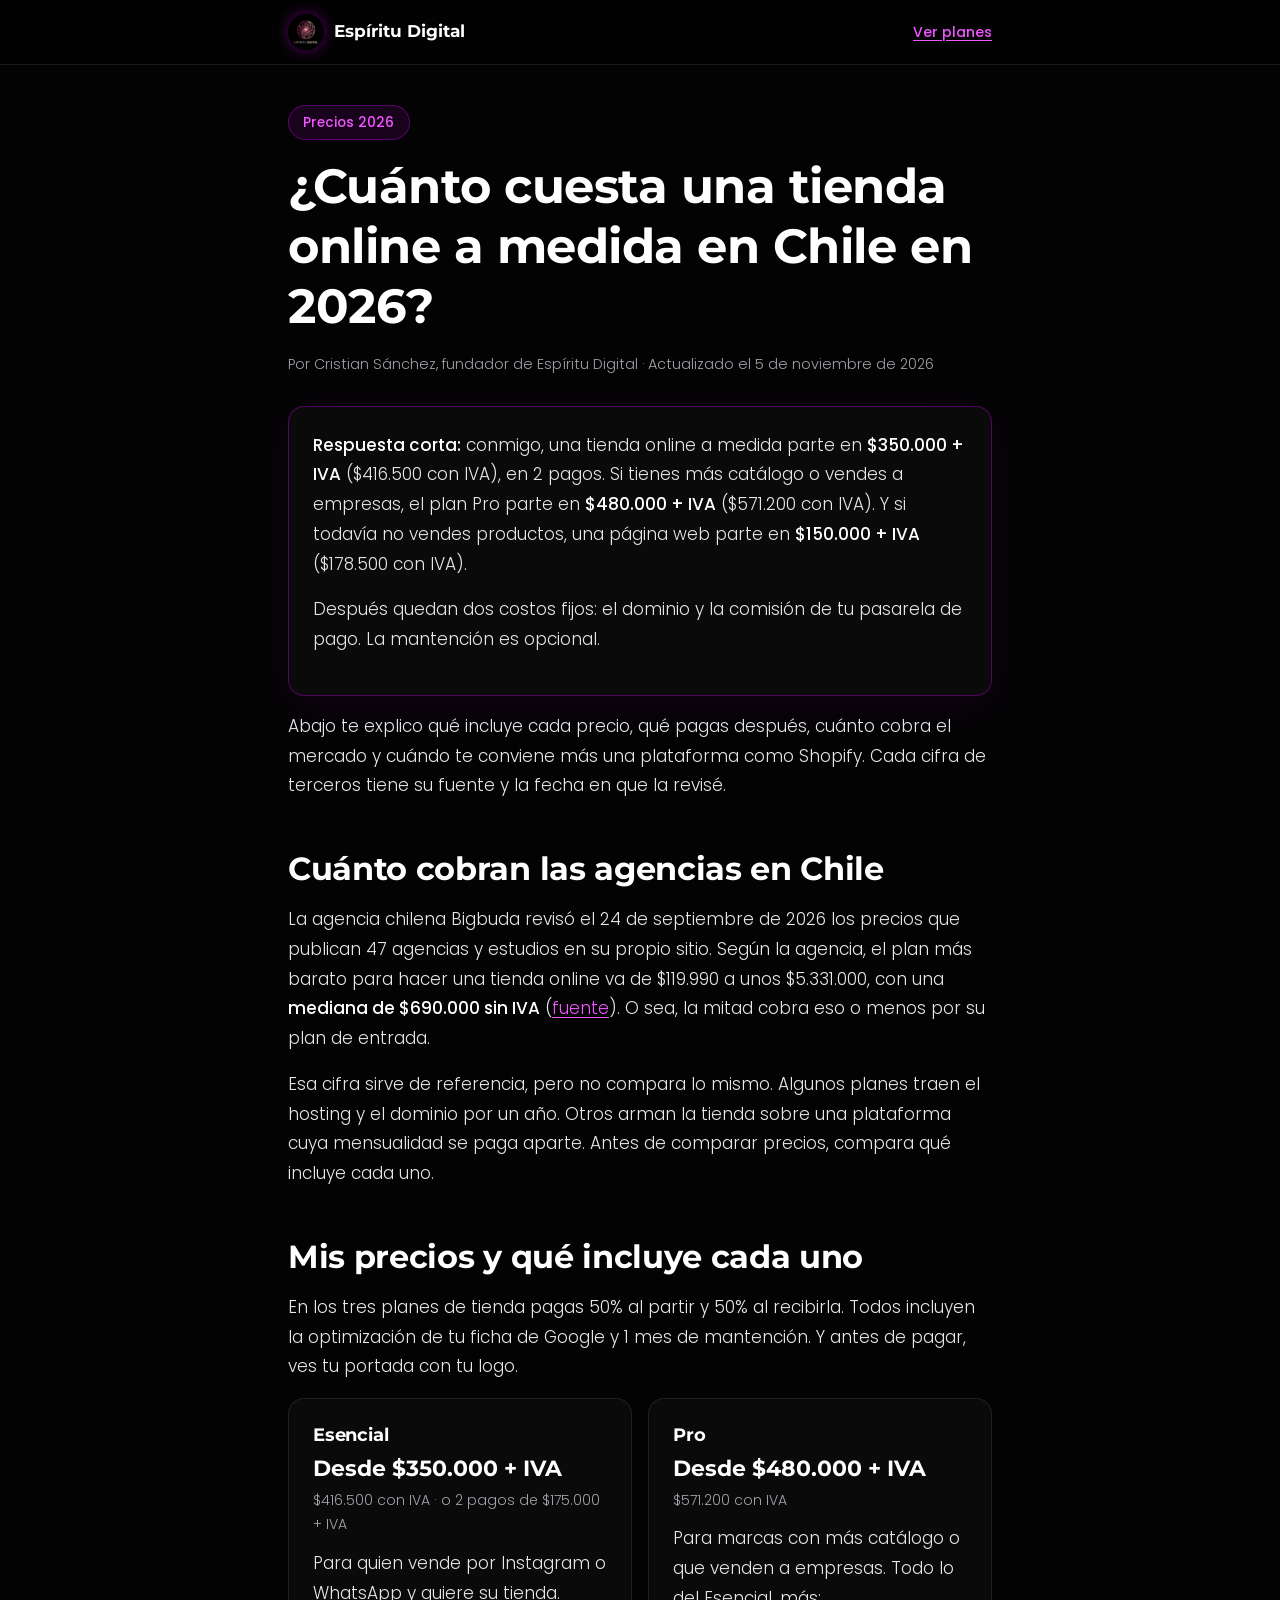
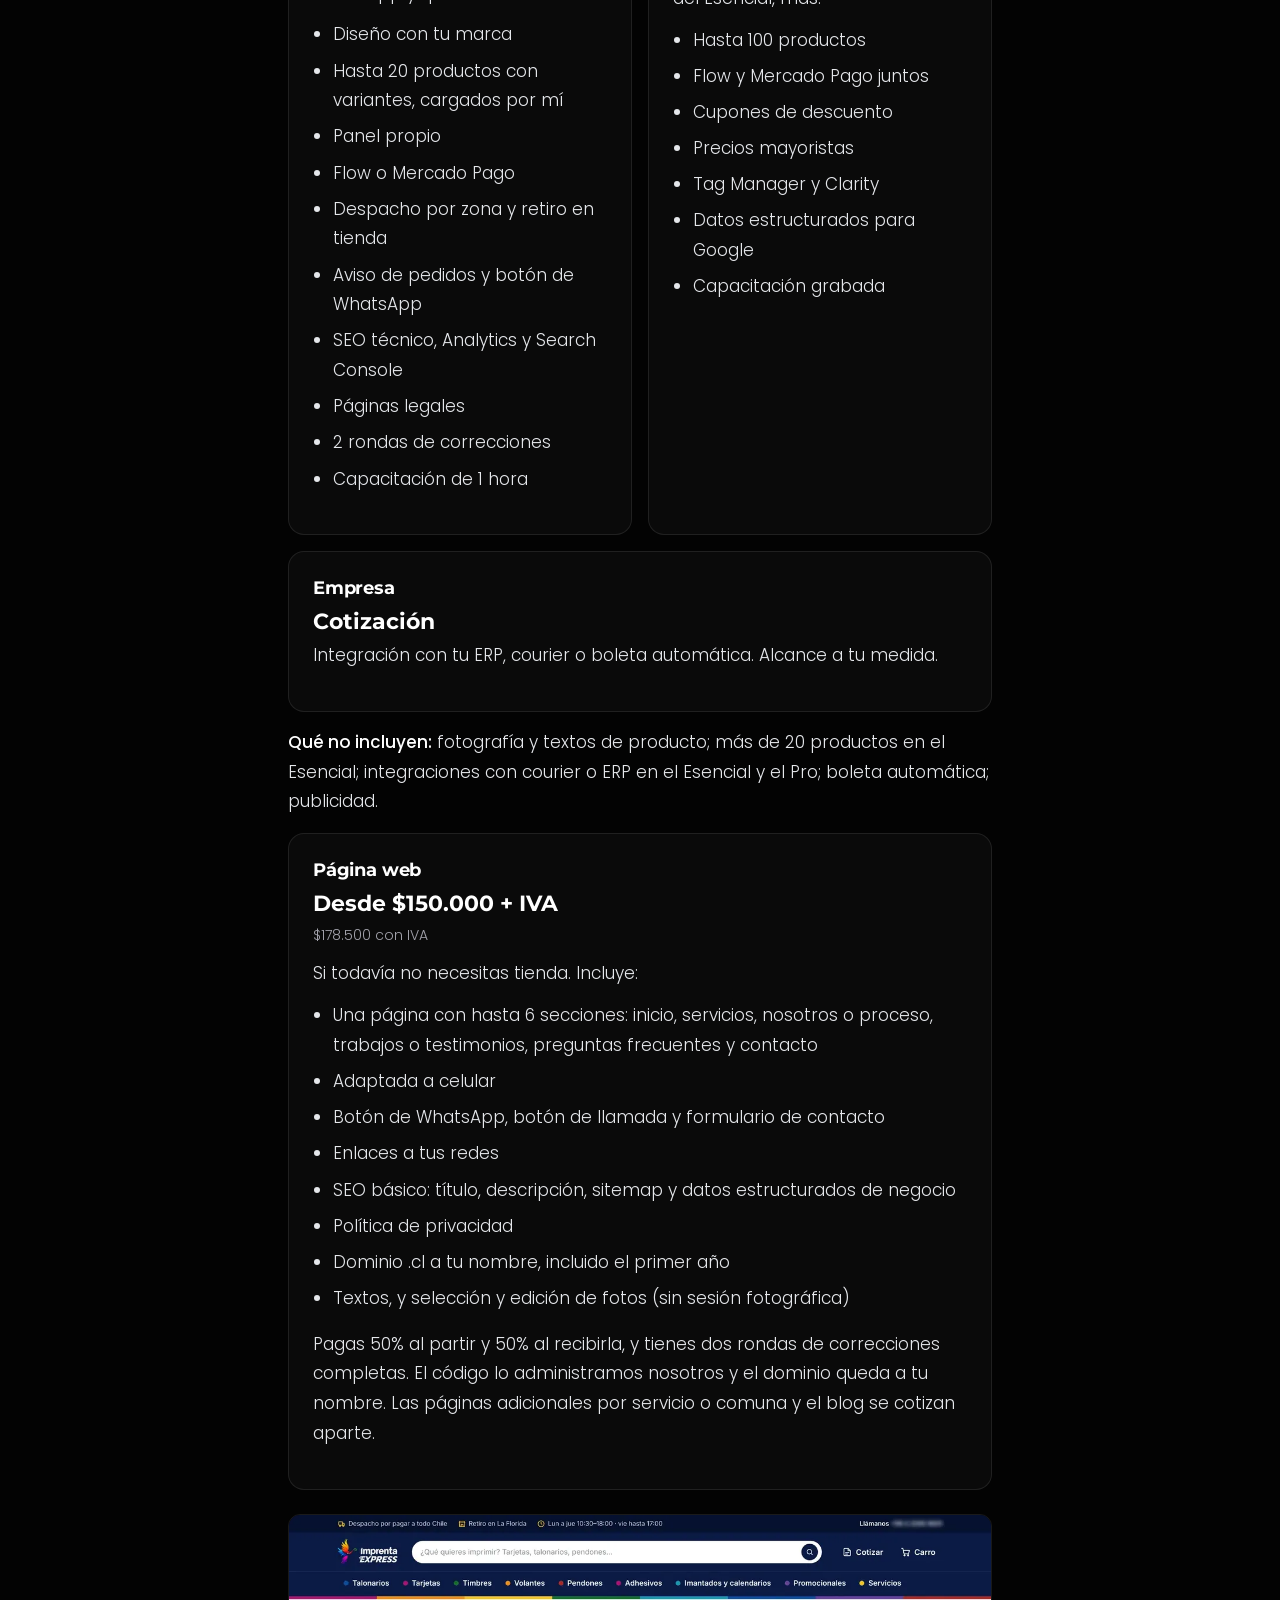
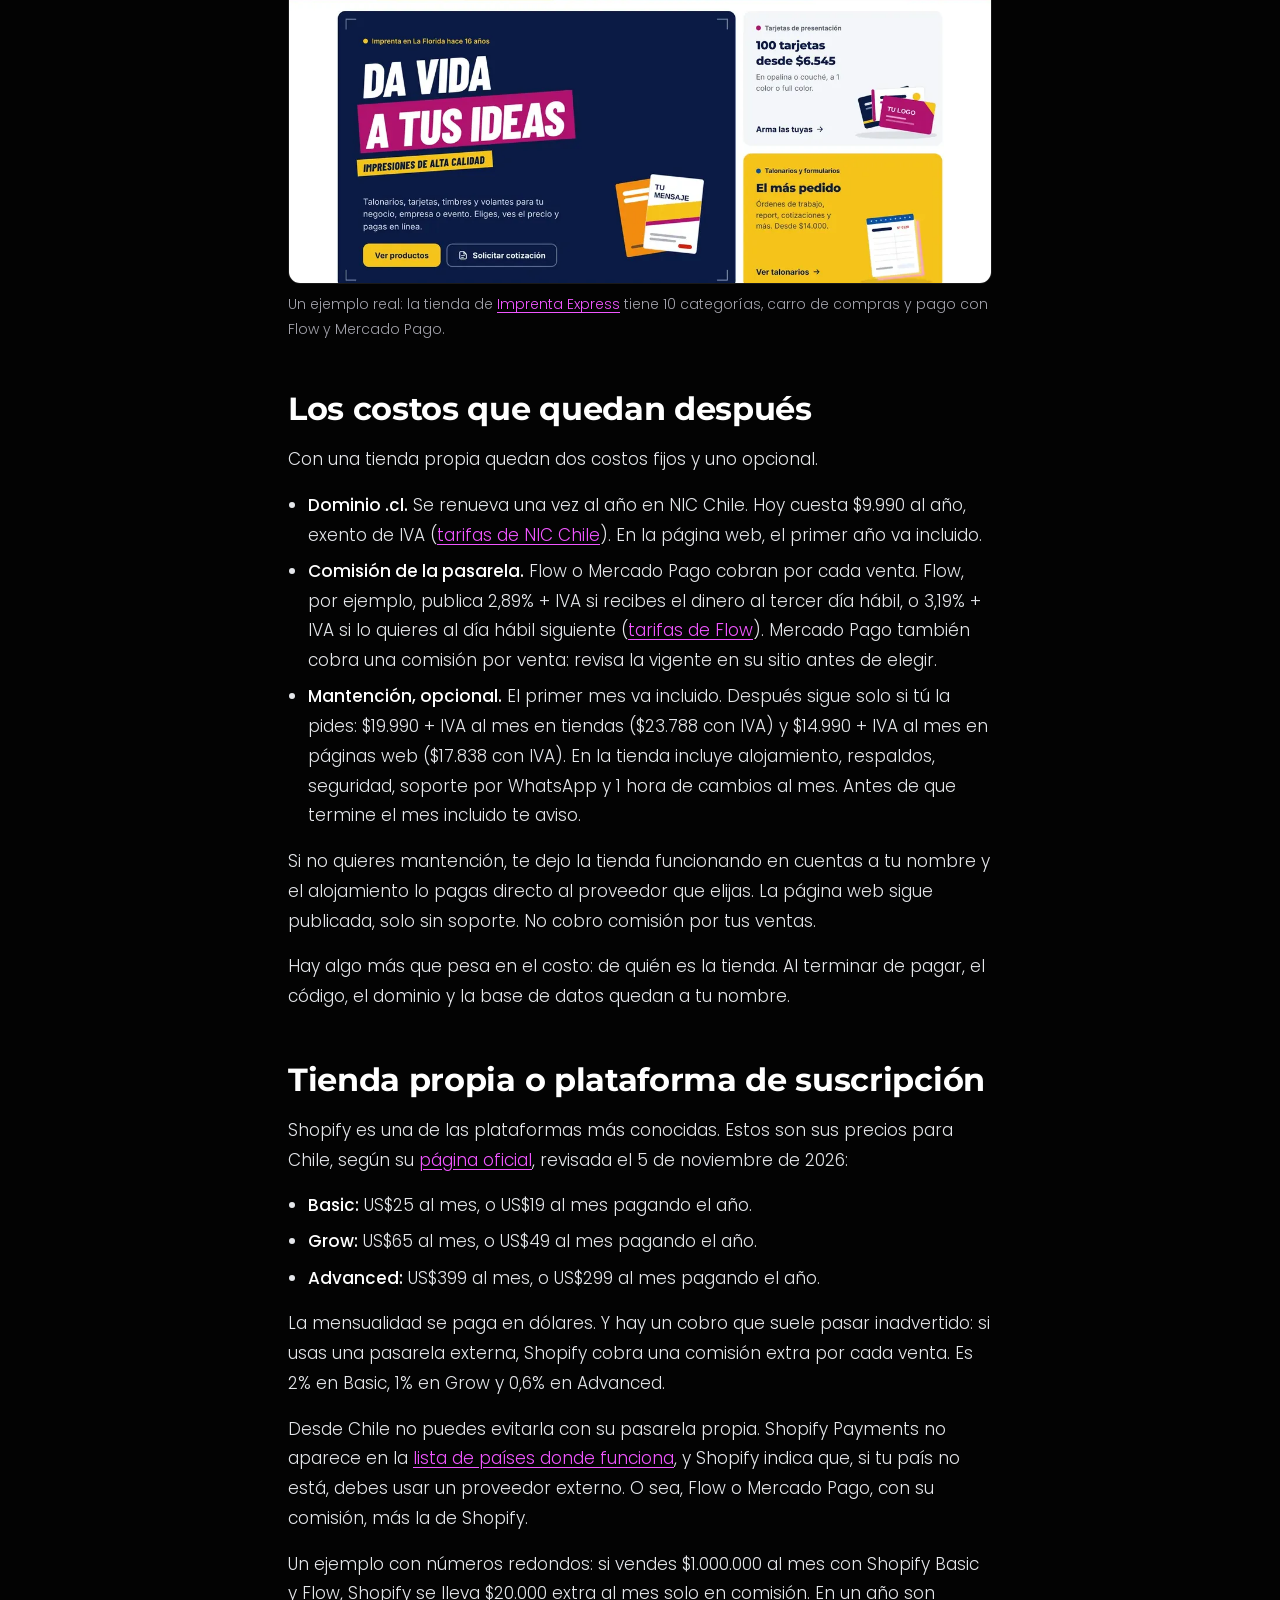
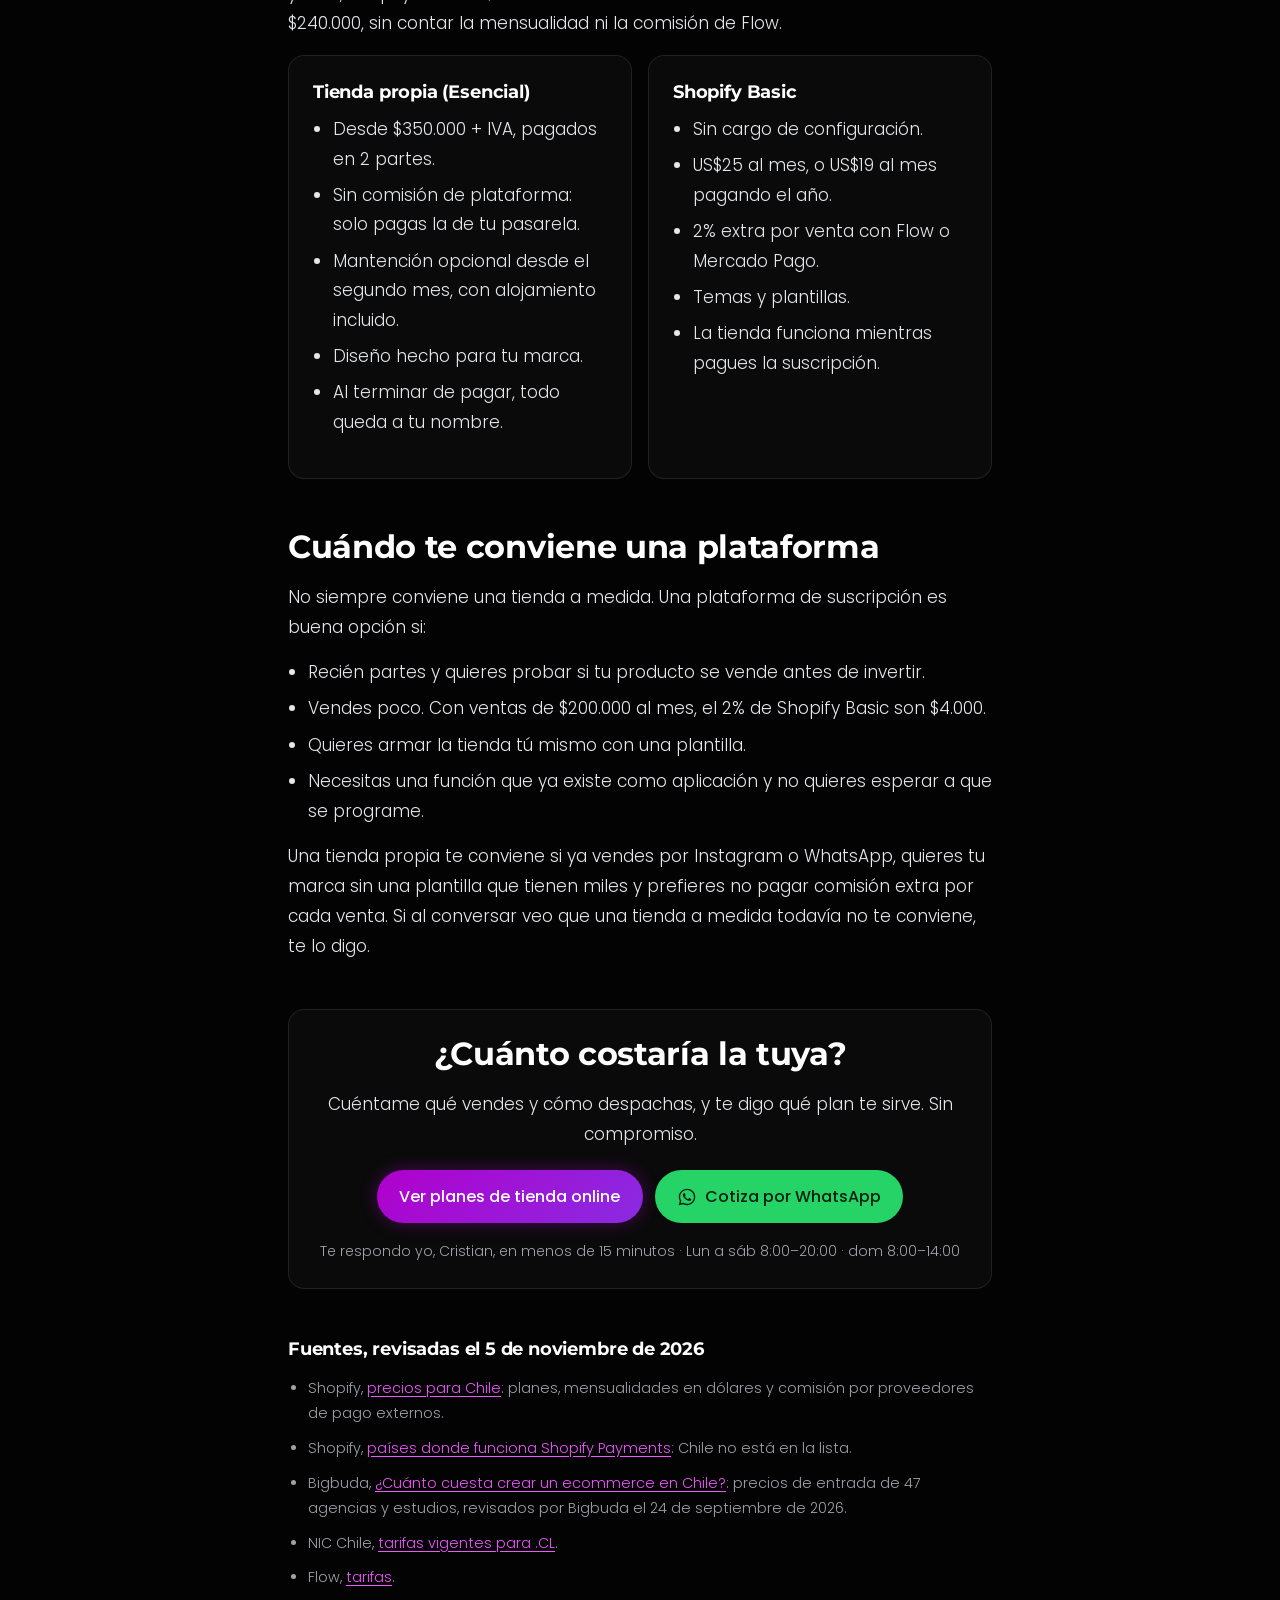
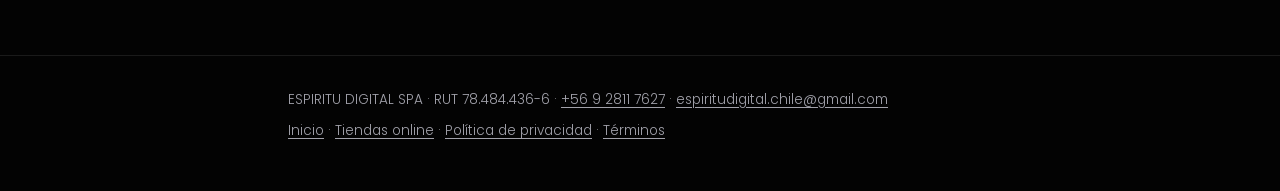
<file: cuanto-cuesta-una-tienda-online.html>
<!DOCTYPE html>
<html lang="es-CL">
<head>
    <meta charset="UTF-8">
    <meta name="viewport" content="width=device-width, initial-scale=1.0">
    <title>¿Cuánto cuesta una tienda online en Chile en 2026? | Espíritu Digital</title>
    <meta name="description" content="Tienda online a medida en Chile desde $350.000 + IVA: qué incluye cada plan, qué pagas después y cuándo te conviene más una plataforma como Shopify.">
    <meta name="robots" content="index, follow, max-image-preview:large">
    <link rel="canonical" href="https://espiritudigital.cl/cuanto-cuesta-una-tienda-online">
    <meta name="theme-color" content="#030303">

    <meta property="og:type" content="article">
    <meta property="og:locale" content="es_CL">
    <meta property="og:site_name" content="Espíritu Digital">
    <meta property="og:url" content="https://espiritudigital.cl/cuanto-cuesta-una-tienda-online">
    <meta property="og:title" content="¿Cuánto cuesta una tienda online a medida en Chile en 2026?">
    <meta property="og:description" content="Desde $350.000 + IVA, qué incluye, qué pagas después y una comparación honesta con Shopify, con fuentes.">
    <meta property="og:image" content="https://espiritudigital.cl/cuanto-cuesta-imprentaexpress.webp">
    <meta property="og:image:width" content="1200">
    <meta property="og:image:height" content="630">
    <meta property="article:published_time" content="2026-11-05">
    <meta property="article:modified_time" content="2026-11-05">
    <meta name="twitter:card" content="summary_large_image">

    <link rel="icon" href="/logotipo.webp" type="image/webp">
    <link rel="preconnect" href="https://fonts.googleapis.com">
    <link rel="preconnect" href="https://fonts.gstatic.com" crossorigin>
    <link href="https://fonts.googleapis.com/css2?family=Montserrat:wght@700&family=Poppins:wght@300;500&display=swap" rel="stylesheet">

    <script type="application/ld+json">
    {
      "@context": "https://schema.org",
      "@type": "Article",
      "headline": "¿Cuánto cuesta una tienda online a medida en Chile en 2026?",
      "description": "Precios reales de una tienda online a medida en Chile: desde $350.000 + IVA. Qué incluye cada plan, qué costos quedan después y cuándo te conviene más una plataforma de suscripción.",
      "inLanguage": "es-CL",
      "datePublished": "2026-11-05",
      "dateModified": "2026-11-05",
      "image": ["https://espiritudigital.cl/cuanto-cuesta-imprentaexpress.webp"],
      "mainEntityOfPage": {
        "@type": "WebPage",
        "@id": "https://espiritudigital.cl/cuanto-cuesta-una-tienda-online"
      },
      "author": {
        "@type": "Person",
        "name": "Cristian Sánchez",
        "jobTitle": "Fundador de Espíritu Digital",
        "url": "https://espiritudigital.cl/"
      },
      "publisher": {
        "@type": "Organization",
        "name": "Espíritu Digital",
        "legalName": "ESPIRITU DIGITAL SPA",
        "url": "https://espiritudigital.cl/",
        "logo": {
          "@type": "ImageObject",
          "url": "https://espiritudigital.cl/logotipo.webp"
        }
      }
    }
    </script>

    <style>
        :root {
            --fondo: #030303;
            --fondo-2: #0a0a0a;
            --texto: #e5e7eb;
            --suave: #a1a1aa;
            --magenta: #d900ff;
            --magenta-claro: #f056ff;
            --magenta-boton: #b000cc;
            --violeta: #8a2be2;
            --verde: #25d366;
            --borde: rgba(255, 255, 255, 0.09);
            --vidrio: rgba(255, 255, 255, 0.03);
        }
        *, *::before, *::after { box-sizing: border-box; }
        html { -webkit-text-size-adjust: 100%; }
        body {
            margin: 0;
            background: var(--fondo);
            color: var(--texto);
            font-family: 'Poppins', system-ui, -apple-system, 'Segoe UI', sans-serif;
            font-weight: 300;
            font-size: 1.0625rem;
            line-height: 1.75;
            overflow-wrap: break-word;
        }
        img { max-width: 100%; height: auto; display: block; }
        a { color: var(--magenta-claro); text-underline-offset: 3px; }
        a:hover { color: #fff; }
        a:focus-visible, .boton:focus-visible {
            outline: 2px solid var(--magenta-claro);
            outline-offset: 3px;
            border-radius: 6px;
        }
        strong { color: #fff; font-weight: 500; }
        h1, h2, h3 {
            font-family: 'Montserrat', system-ui, sans-serif;
            color: #fff;
            line-height: 1.25;
            letter-spacing: -0.01em;
        }
        h1 { font-size: clamp(1.9rem, 6.5vw, 3rem); margin: 0 0 1rem; }
        h2 { font-size: clamp(1.4rem, 4.6vw, 2rem); margin: 3rem 0 1rem; }
        h3 { font-size: 1.15rem; margin: 0 0 0.25rem; }
        p { margin: 0 0 1rem; }
        ul { margin: 0 0 1rem; padding-left: 1.25rem; }
        li { margin-bottom: 0.4rem; }

        .contenedor { max-width: 46rem; margin: 0 auto; padding: 0 1rem; }

        .cabecera {
            border-bottom: 1px solid var(--borde);
            background: rgba(3, 3, 3, 0.85);
            position: sticky;
            top: 0;
            z-index: 10;
            backdrop-filter: blur(14px);
            -webkit-backdrop-filter: blur(14px);
        }
        .cabecera .contenedor {
            display: flex;
            align-items: center;
            justify-content: space-between;
            gap: 0.75rem;
            min-height: 4rem;
        }
        .marca {
            display: flex;
            align-items: center;
            gap: 0.6rem;
            color: #fff;
            text-decoration: none;
            font-family: 'Montserrat', sans-serif;
            font-weight: 700;
        }
        .marca img { border-radius: 999px; box-shadow: 0 0 14px rgba(217, 0, 255, 0.4); }
        .cabecera .enlace-planes { font-size: 0.875rem; font-weight: 500; white-space: nowrap; }

        .etiqueta {
            display: inline-block;
            margin: 2.5rem 0 1rem;
            padding: 0.3rem 0.9rem;
            border-radius: 999px;
            border: 1px solid rgba(217, 0, 255, 0.35);
            background: rgba(217, 0, 255, 0.1);
            color: var(--magenta-claro);
            font-size: 0.85rem;
            font-weight: 500;
        }
        .firma { color: var(--suave); font-size: 0.9rem; margin-bottom: 1.75rem; }

        .tarjeta {
            background: var(--vidrio);
            border: 1px solid var(--borde);
            border-radius: 1rem;
            padding: 1.25rem;
            margin: 0 0 1rem;
        }
        .respuesta { border-color: rgba(217, 0, 255, 0.35); box-shadow: 0 10px 40px rgba(217, 0, 255, 0.08); }
        .precio {
            font-family: 'Montserrat', sans-serif;
            font-weight: 700;
            color: #fff;
            font-size: 1.35rem;
            margin: 0.25rem 0 0;
        }
        .letra-chica { color: var(--suave); font-size: 0.875rem; margin: 0 0 0.75rem; }
        .para-quien { margin-bottom: 0.75rem; }
        .rejilla { display: grid; gap: 1rem; margin: 0 0 1rem; }
        .rejilla .tarjeta { margin: 0; }
        .comparacion .tarjeta h3 { margin-bottom: 0.75rem; }

        figure { margin: 1.5rem 0; }
        figure img { border-radius: 0.75rem; border: 1px solid var(--borde); }
        figcaption { color: var(--suave); font-size: 0.875rem; margin-top: 0.5rem; }

        .llamado { text-align: center; padding: 1.75rem 1.25rem; margin-top: 3rem; }
        .llamado h2 { margin-top: 0; }
        .botones { display: flex; flex-direction: column; gap: 0.75rem; margin: 1.25rem 0 1rem; }
        .boton {
            display: inline-flex;
            align-items: center;
            justify-content: center;
            gap: 0.5rem;
            min-height: 3rem;
            padding: 0.8rem 1.4rem;
            border-radius: 999px;
            font-family: 'Poppins', sans-serif;
            font-weight: 500;
            font-size: 1rem;
            text-decoration: none;
            transition: transform 0.2s ease, box-shadow 0.2s ease;
        }
        .boton:hover { transform: translateY(-1px); }
        .boton-planes {
            color: #fff;
            background: linear-gradient(135deg, var(--magenta-boton) 0%, var(--violeta) 100%);
            box-shadow: 0 0 18px rgba(217, 0, 255, 0.3);
        }
        .boton-planes:hover { color: #fff; box-shadow: 0 0 26px rgba(217, 0, 255, 0.55); }
        .boton-whatsapp { color: #04210f; background: var(--verde); }
        .boton-whatsapp:hover { color: #04210f; box-shadow: 0 0 22px rgba(37, 211, 102, 0.45); }
        .boton svg { width: 1.25rem; height: 1.25rem; flex: none; }
        .nota-respuesta { color: var(--suave); font-size: 0.875rem; margin: 0; }

        .fuentes { font-size: 0.9rem; color: var(--suave); }
        .fuentes h2 { font-size: 1.15rem; }
        .fuentes li { margin-bottom: 0.6rem; }

        .pie {
            border-top: 1px solid var(--borde);
            margin-top: 4rem;
            padding: 2rem 0 2.5rem;
            color: var(--suave);
            font-size: 0.85rem;
        }
        .pie p { margin: 0 0 0.5rem; }
        .pie a { color: var(--suave); }
        .pie a:hover { color: #fff; }

        @media (min-width: 640px) {
            .botones { flex-direction: row; justify-content: center; }
            .rejilla-2 { grid-template-columns: 1fr 1fr; }
            .tarjeta { padding: 1.5rem; }
        }
        @media (prefers-reduced-motion: reduce) {
            .boton { transition: none; }
            .boton:hover { transform: none; }
        }
    </style>
</head>
<body>

    <header class="cabecera">
        <div class="contenedor">
            <a class="marca" href="/">
                <img src="/logotipo.webp" alt="" width="36" height="36">
                <span>Espíritu Digital</span>
            </a>
            <a class="enlace-planes" href="/tiendas-online">Ver planes</a>
        </div>
    </header>

    <main class="contenedor">
        <article>
            <span class="etiqueta">Precios 2026</span>
            <h1>¿Cuánto cuesta una tienda online a medida en Chile en 2026?</h1>
            <p class="firma">Por Cristian Sánchez, fundador de Espíritu Digital · Actualizado el <time datetime="2026-11-05">5 de noviembre de 2026</time></p>

            <div class="tarjeta respuesta">
                <p><strong>Respuesta corta:</strong> conmigo, una tienda online a medida parte en <strong>$350.000 + IVA</strong> ($416.500 con IVA), en 2 pagos. Si tienes más catálogo o vendes a empresas, el plan Pro parte en <strong>$480.000 + IVA</strong> ($571.200 con IVA). Y si todavía no vendes productos, una página web parte en <strong>$150.000 + IVA</strong> ($178.500 con IVA).</p>
                <p>Después quedan dos costos fijos: el dominio y la comisión de tu pasarela de pago. La mantención es opcional.</p>
            </div>

            <p>Abajo te explico qué incluye cada precio, qué pagas después, cuánto cobra el mercado y cuándo te conviene más una plataforma como Shopify. Cada cifra de terceros tiene su fuente y la fecha en que la revisé.</p>

            <h2>Cuánto cobran las agencias en Chile</h2>
            <p>La agencia chilena Bigbuda revisó el 24 de septiembre de 2026 los precios que publican 47 agencias y estudios en su propio sitio. Según la agencia, el plan más barato para hacer una tienda online va de $119.990 a unos $5.331.000, con una <strong>mediana de $690.000 sin IVA</strong> (<a href="https://bigbuda.cl/blog/cuanto-cuesta-crear-un-ecommerce-en-chile" target="_blank" rel="noopener">fuente</a>). O sea, la mitad cobra eso o menos por su plan de entrada.</p>
            <p>Esa cifra sirve de referencia, pero no compara lo mismo. Algunos planes traen el hosting y el dominio por un año. Otros arman la tienda sobre una plataforma cuya mensualidad se paga aparte. Antes de comparar precios, compara qué incluye cada uno.</p>

            <h2>Mis precios y qué incluye cada uno</h2>
            <p>En los tres planes de tienda pagas 50% al partir y 50% al recibirla. Todos incluyen la optimización de tu ficha de Google y 1 mes de mantención. Y antes de pagar, ves tu portada con tu logo.</p>

            <div class="rejilla rejilla-2">
                <section class="tarjeta" aria-labelledby="plan-esencial">
                    <h3 id="plan-esencial">Esencial</h3>
                    <p class="precio">Desde $350.000 + IVA</p>
                    <p class="letra-chica">$416.500 con IVA · o 2 pagos de $175.000 + IVA</p>
                    <p class="para-quien">Para quien vende por Instagram o WhatsApp y quiere su tienda.</p>
                    <ul>
                        <li>Diseño con tu marca</li>
                        <li>Hasta 20 productos con variantes, cargados por mí</li>
                        <li>Panel propio</li>
                        <li>Flow o Mercado Pago</li>
                        <li>Despacho por zona y retiro en tienda</li>
                        <li>Aviso de pedidos y botón de WhatsApp</li>
                        <li>SEO técnico, Analytics y Search Console</li>
                        <li>Páginas legales</li>
                        <li>2 rondas de correcciones</li>
                        <li>Capacitación de 1 hora</li>
                    </ul>
                </section>
                <section class="tarjeta" aria-labelledby="plan-pro">
                    <h3 id="plan-pro">Pro</h3>
                    <p class="precio">Desde $480.000 + IVA</p>
                    <p class="letra-chica">$571.200 con IVA</p>
                    <p class="para-quien">Para marcas con más catálogo o que venden a empresas. Todo lo del Esencial, más:</p>
                    <ul>
                        <li>Hasta 100 productos</li>
                        <li>Flow y Mercado Pago juntos</li>
                        <li>Cupones de descuento</li>
                        <li>Precios mayoristas</li>
                        <li>Tag Manager y Clarity</li>
                        <li>Datos estructurados para Google</li>
                        <li>Capacitación grabada</li>
                    </ul>
                </section>
            </div>

            <div class="tarjeta">
                <h3>Empresa</h3>
                <p class="precio">Cotización</p>
                <p>Integración con tu ERP, courier o boleta automática. Alcance a tu medida.</p>
            </div>

            <p><strong>Qué no incluyen:</strong> fotografía y textos de producto; más de 20 productos en el Esencial; integraciones con courier o ERP en el Esencial y el Pro; boleta automática; publicidad.</p>

            <div class="tarjeta">
                <h3>Página web</h3>
                <p class="precio">Desde $150.000 + IVA</p>
                <p class="letra-chica">$178.500 con IVA</p>
                <p class="para-quien">Si todavía no necesitas tienda. Incluye:</p>
                <ul>
                    <li>Una página con hasta 6 secciones: inicio, servicios, nosotros o proceso, trabajos o testimonios, preguntas frecuentes y contacto</li>
                    <li>Adaptada a celular</li>
                    <li>Botón de WhatsApp, botón de llamada y formulario de contacto</li>
                    <li>Enlaces a tus redes</li>
                    <li>SEO básico: título, descripción, sitemap y datos estructurados de negocio</li>
                    <li>Política de privacidad</li>
                    <li>Dominio .cl a tu nombre, incluido el primer año</li>
                    <li>Textos, y selección y edición de fotos (sin sesión fotográfica)</li>
                </ul>
                <p>Pagas 50% al partir y 50% al recibirla, y tienes dos rondas de correcciones completas. El código lo administramos nosotros y el dominio queda a tu nombre. Las páginas adicionales por servicio o comuna y el blog se cotizan aparte.</p>
            </div>

            <figure>
                <img src="/cuanto-cuesta-imprentaexpress.webp" alt="Portada de la tienda online de Imprenta Express en computador, con buscador, carro y categorías de productos" width="1200" height="630" loading="lazy" decoding="async">
                <figcaption>Un ejemplo real: la tienda de <a href="https://imprentaexpresslaflorida.cl" target="_blank" rel="noopener">Imprenta Express</a> tiene 10 categorías, carro de compras y pago con Flow y Mercado Pago.</figcaption>
            </figure>

            <h2>Los costos que quedan después</h2>
            <p>Con una tienda propia quedan dos costos fijos y uno opcional.</p>
            <ul>
                <li><strong>Dominio .cl.</strong> Se renueva una vez al año en NIC Chile. Hoy cuesta $9.990 al año, exento de IVA (<a href="https://www.nic.cl/dominios/tarifas.html" target="_blank" rel="noopener">tarifas de NIC Chile</a>). En la página web, el primer año va incluido.</li>
                <li><strong>Comisión de la pasarela.</strong> Flow o Mercado Pago cobran por cada venta. Flow, por ejemplo, publica 2,89% + IVA si recibes el dinero al tercer día hábil, o 3,19% + IVA si lo quieres al día hábil siguiente (<a href="https://web.flow.cl/es-cl/tarifas/" target="_blank" rel="noopener">tarifas de Flow</a>). Mercado Pago también cobra una comisión por venta: revisa la vigente en su sitio antes de elegir.</li>
                <li><strong>Mantención, opcional.</strong> El primer mes va incluido. Después sigue solo si tú la pides: $19.990 + IVA al mes en tiendas ($23.788 con IVA) y $14.990 + IVA al mes en páginas web ($17.838 con IVA). En la tienda incluye alojamiento, respaldos, seguridad, soporte por WhatsApp y 1 hora de cambios al mes. Antes de que termine el mes incluido te aviso.</li>
            </ul>
            <p>Si no quieres mantención, te dejo la tienda funcionando en cuentas a tu nombre y el alojamiento lo pagas directo al proveedor que elijas. La página web sigue publicada, solo sin soporte. No cobro comisión por tus ventas.</p>
            <p>Hay algo más que pesa en el costo: de quién es la tienda. Al terminar de pagar, el código, el dominio y la base de datos quedan a tu nombre.</p>

            <h2>Tienda propia o plataforma de suscripción</h2>
            <p>Shopify es una de las plataformas más conocidas. Estos son sus precios para Chile, según su <a href="https://www.shopify.com/cl/precios" target="_blank" rel="noopener">página oficial</a>, revisada el 5 de noviembre de 2026:</p>
            <ul>
                <li><strong>Basic:</strong> US$25 al mes, o US$19 al mes pagando el año.</li>
                <li><strong>Grow:</strong> US$65 al mes, o US$49 al mes pagando el año.</li>
                <li><strong>Advanced:</strong> US$399 al mes, o US$299 al mes pagando el año.</li>
            </ul>
            <p>La mensualidad se paga en dólares. Y hay un cobro que suele pasar inadvertido: si usas una pasarela externa, Shopify cobra una comisión extra por cada venta. Es 2% en Basic, 1% en Grow y 0,6% en Advanced.</p>
            <p>Desde Chile no puedes evitarla con su pasarela propia. Shopify Payments no aparece en la <a href="https://help.shopify.com/en/manual/payments/shopify-payments/supported-countries" target="_blank" rel="noopener">lista de países donde funciona</a>, y Shopify indica que, si tu país no está, debes usar un proveedor externo. O sea, Flow o Mercado Pago, con su comisión, más la de Shopify.</p>
            <p>Un ejemplo con números redondos: si vendes $1.000.000 al mes con Shopify Basic y Flow, Shopify se lleva $20.000 extra al mes solo en comisión. En un año son $240.000, sin contar la mensualidad ni la comisión de Flow.</p>

            <div class="rejilla rejilla-2 comparacion">
                <section class="tarjeta" aria-labelledby="cmp-propia">
                    <h3 id="cmp-propia">Tienda propia (Esencial)</h3>
                    <ul>
                        <li>Desde $350.000 + IVA, pagados en 2 partes.</li>
                        <li>Sin comisión de plataforma: solo pagas la de tu pasarela.</li>
                        <li>Mantención opcional desde el segundo mes, con alojamiento incluido.</li>
                        <li>Diseño hecho para tu marca.</li>
                        <li>Al terminar de pagar, todo queda a tu nombre.</li>
                    </ul>
                </section>
                <section class="tarjeta" aria-labelledby="cmp-shopify">
                    <h3 id="cmp-shopify">Shopify Basic</h3>
                    <ul>
                        <li>Sin cargo de configuración.</li>
                        <li>US$25 al mes, o US$19 al mes pagando el año.</li>
                        <li>2% extra por venta con Flow o Mercado Pago.</li>
                        <li>Temas y plantillas.</li>
                        <li>La tienda funciona mientras pagues la suscripción.</li>
                    </ul>
                </section>
            </div>

            <h2>Cuándo te conviene una plataforma</h2>
            <p>No siempre conviene una tienda a medida. Una plataforma de suscripción es buena opción si:</p>
            <ul>
                <li>Recién partes y quieres probar si tu producto se vende antes de invertir.</li>
                <li>Vendes poco. Con ventas de $200.000 al mes, el 2% de Shopify Basic son $4.000.</li>
                <li>Quieres armar la tienda tú mismo con una plantilla.</li>
                <li>Necesitas una función que ya existe como aplicación y no quieres esperar a que se programe.</li>
            </ul>
            <p>Una tienda propia te conviene si ya vendes por Instagram o WhatsApp, quieres tu marca sin una plantilla que tienen miles y prefieres no pagar comisión extra por cada venta. Si al conversar veo que una tienda a medida todavía no te conviene, te lo digo.</p>

            <section class="tarjeta llamado" aria-labelledby="cotiza">
                <h2 id="cotiza">¿Cuánto costaría la tuya?</h2>
                <p>Cuéntame qué vendes y cómo despachas, y te digo qué plan te sirve. Sin compromiso.</p>
                <div class="botones">
                    <a class="boton boton-planes" href="/tiendas-online">Ver planes de tienda online</a>
                    <a class="boton boton-whatsapp" href="https://wa.me/56928117627?text=Hola%20Cristian%2C%20le%C3%AD%20su%20art%C3%ADculo%20de%20precios%20y%20quiero%20cotizar." target="_blank" rel="noopener">
                        <svg viewBox="0 0 24 24" aria-hidden="true" focusable="false"><path fill="currentColor" d="M12.04 2C6.58 2 2.13 6.45 2.13 11.91c0 1.75.46 3.45 1.32 4.95L2.05 22l5.25-1.38a9.9 9.9 0 0 0 4.74 1.21h.01c5.46 0 9.91-4.45 9.91-9.91 0-2.65-1.03-5.14-2.9-7.01A9.82 9.82 0 0 0 12.04 2Zm0 18.15h-.01a8.23 8.23 0 0 1-4.19-1.15l-.3-.18-3.12.82.83-3.04-.2-.31a8.2 8.2 0 0 1-1.26-4.38c0-4.54 3.7-8.23 8.25-8.23 2.2 0 4.27.86 5.83 2.42a8.18 8.18 0 0 1 2.41 5.82c0 4.54-3.7 8.23-8.24 8.23Zm4.52-6.16c-.25-.12-1.47-.72-1.69-.81-.23-.08-.39-.12-.56.13-.16.25-.64.81-.79.97-.14.17-.29.19-.54.06-.25-.12-1.05-.39-1.99-1.23-.74-.66-1.23-1.47-1.38-1.72-.14-.25-.02-.38.11-.5.11-.11.25-.29.37-.43.13-.15.17-.25.25-.42.08-.17.04-.31-.02-.43-.06-.13-.56-1.34-.76-1.84-.2-.48-.41-.42-.56-.43h-.48c-.17 0-.43.06-.66.31-.22.25-.86.85-.86 2.07 0 1.22.89 2.4 1.01 2.56.12.17 1.75 2.67 4.23 3.74.59.26 1.05.41 1.41.52.59.19 1.13.16 1.56.1.48-.07 1.47-.6 1.67-1.18.21-.58.21-1.07.15-1.18-.06-.1-.22-.16-.47-.29Z"/></svg>
                        Cotiza por WhatsApp
                    </a>
                </div>
                <p class="nota-respuesta">Te respondo yo, Cristian, en menos de 15 minutos · Lun a sáb 8:00–20:00 · dom 8:00–14:00</p>
            </section>

            <section class="fuentes" aria-labelledby="fuentes">
                <h2 id="fuentes">Fuentes, revisadas el 5 de noviembre de 2026</h2>
                <ul>
                    <li>Shopify, <a href="https://www.shopify.com/cl/precios" target="_blank" rel="noopener">precios para Chile</a>: planes, mensualidades en dólares y comisión por proveedores de pago externos.</li>
                    <li>Shopify, <a href="https://help.shopify.com/en/manual/payments/shopify-payments/supported-countries" target="_blank" rel="noopener">países donde funciona Shopify Payments</a>: Chile no está en la lista.</li>
                    <li>Bigbuda, <a href="https://bigbuda.cl/blog/cuanto-cuesta-crear-un-ecommerce-en-chile" target="_blank" rel="noopener">¿Cuánto cuesta crear un ecommerce en Chile?</a>: precios de entrada de 47 agencias y estudios, revisados por Bigbuda el 24 de septiembre de 2026.</li>
                    <li>NIC Chile, <a href="https://www.nic.cl/dominios/tarifas.html" target="_blank" rel="noopener">tarifas vigentes para .CL</a>.</li>
                    <li>Flow, <a href="https://web.flow.cl/es-cl/tarifas/" target="_blank" rel="noopener">tarifas</a>.</li>
                </ul>
            </section>
        </article>
    </main>

    <footer class="pie">
        <div class="contenedor">
            <p>ESPIRITU DIGITAL SPA · RUT 78.484.436-6 · <a href="https://wa.me/56928117627">+56 9 2811 7627</a> · <a href="mailto:espiritudigital.chile@gmail.com">espiritudigital.chile@gmail.com</a></p>
            <p><a href="/">Inicio</a> · <a href="/tiendas-online">Tiendas online</a> · <a href="/politica-privacidad">Política de privacidad</a> · <a href="/terminos">Términos</a></p>
        </div>
    </footer>

</body>
</html>
</file>
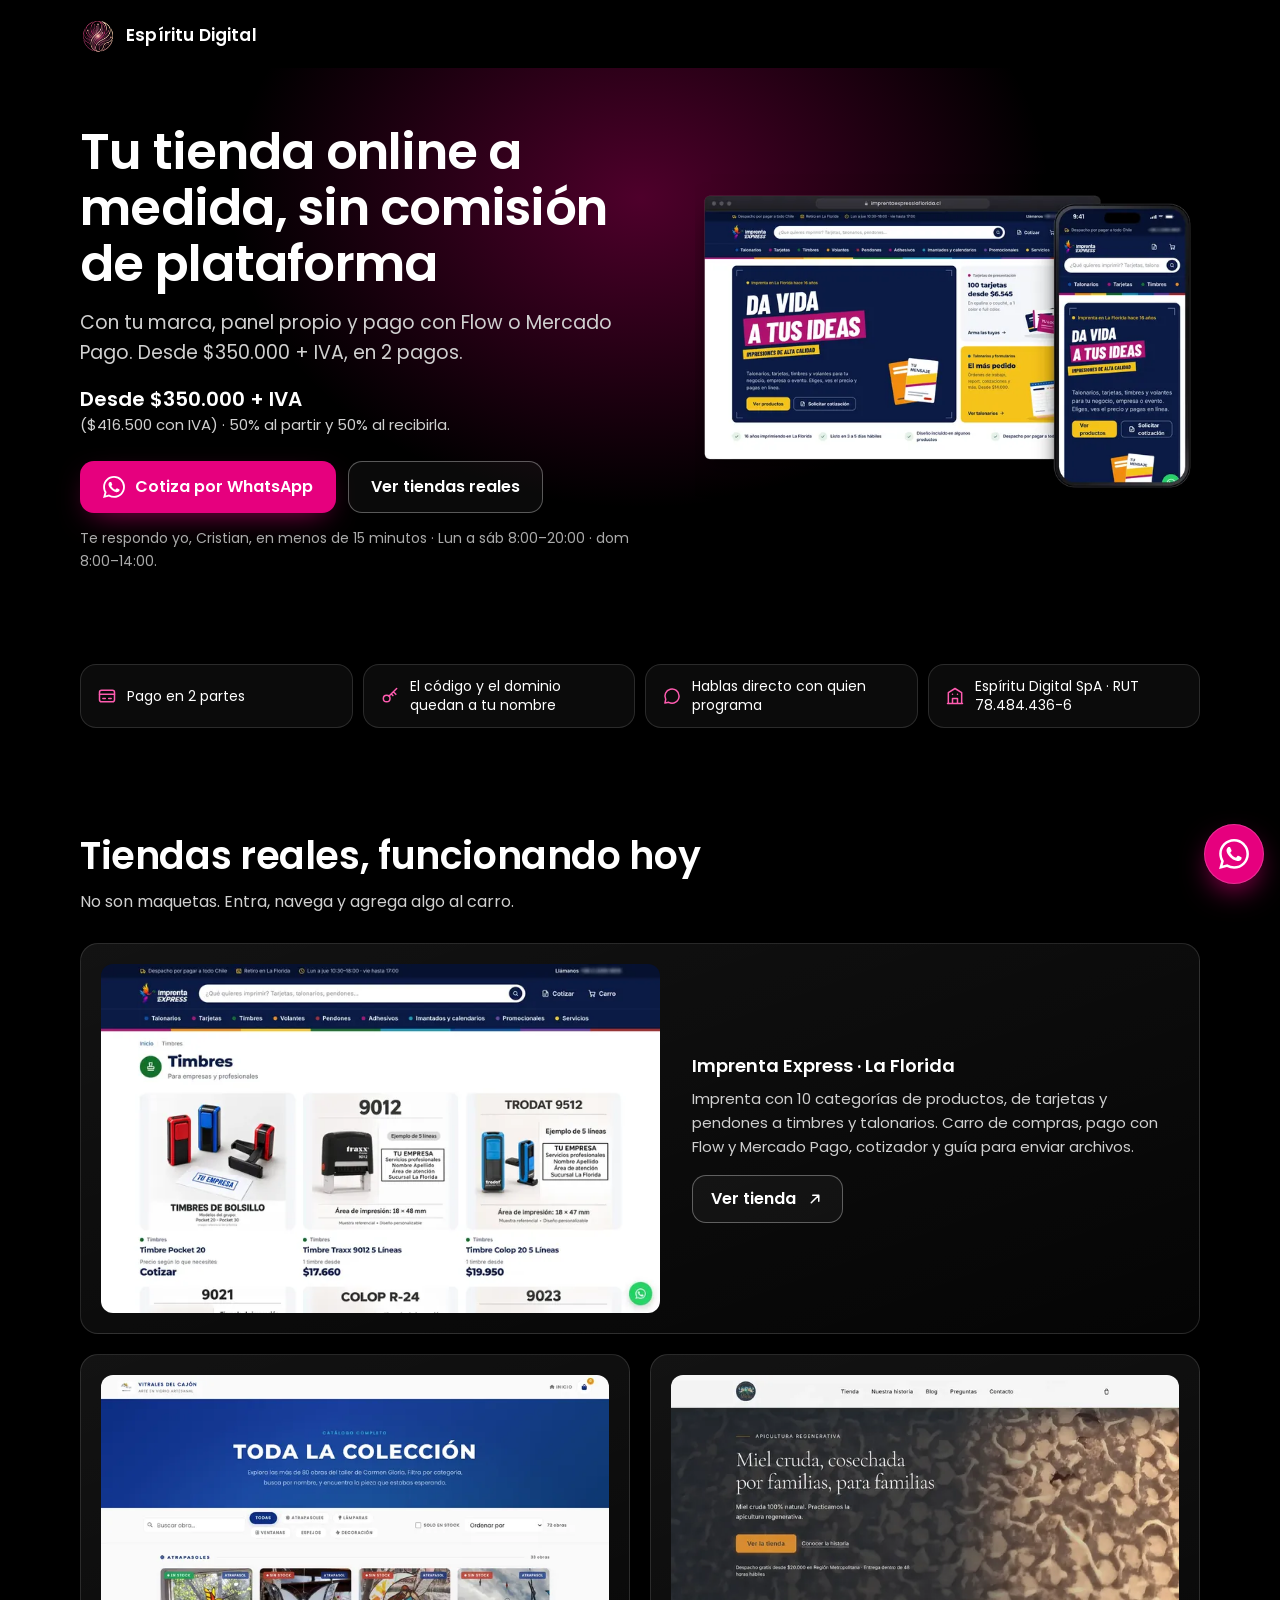
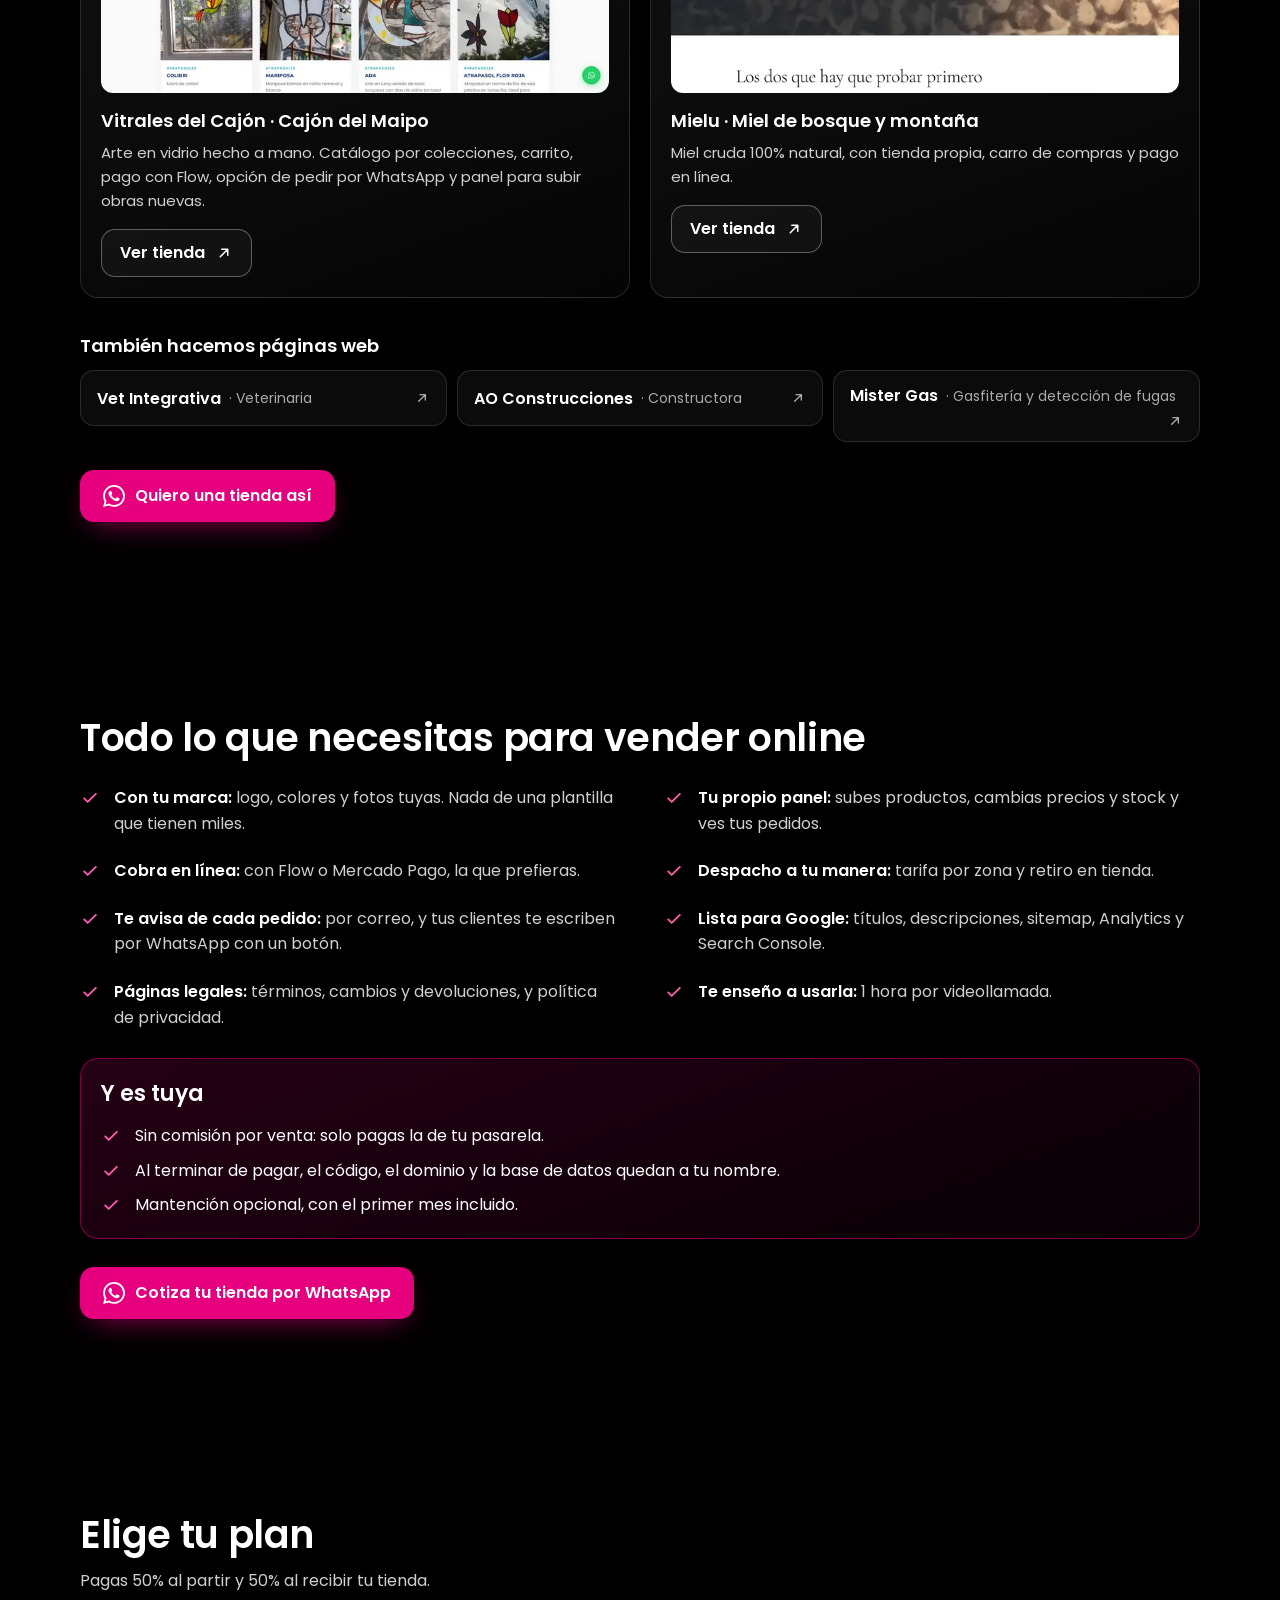
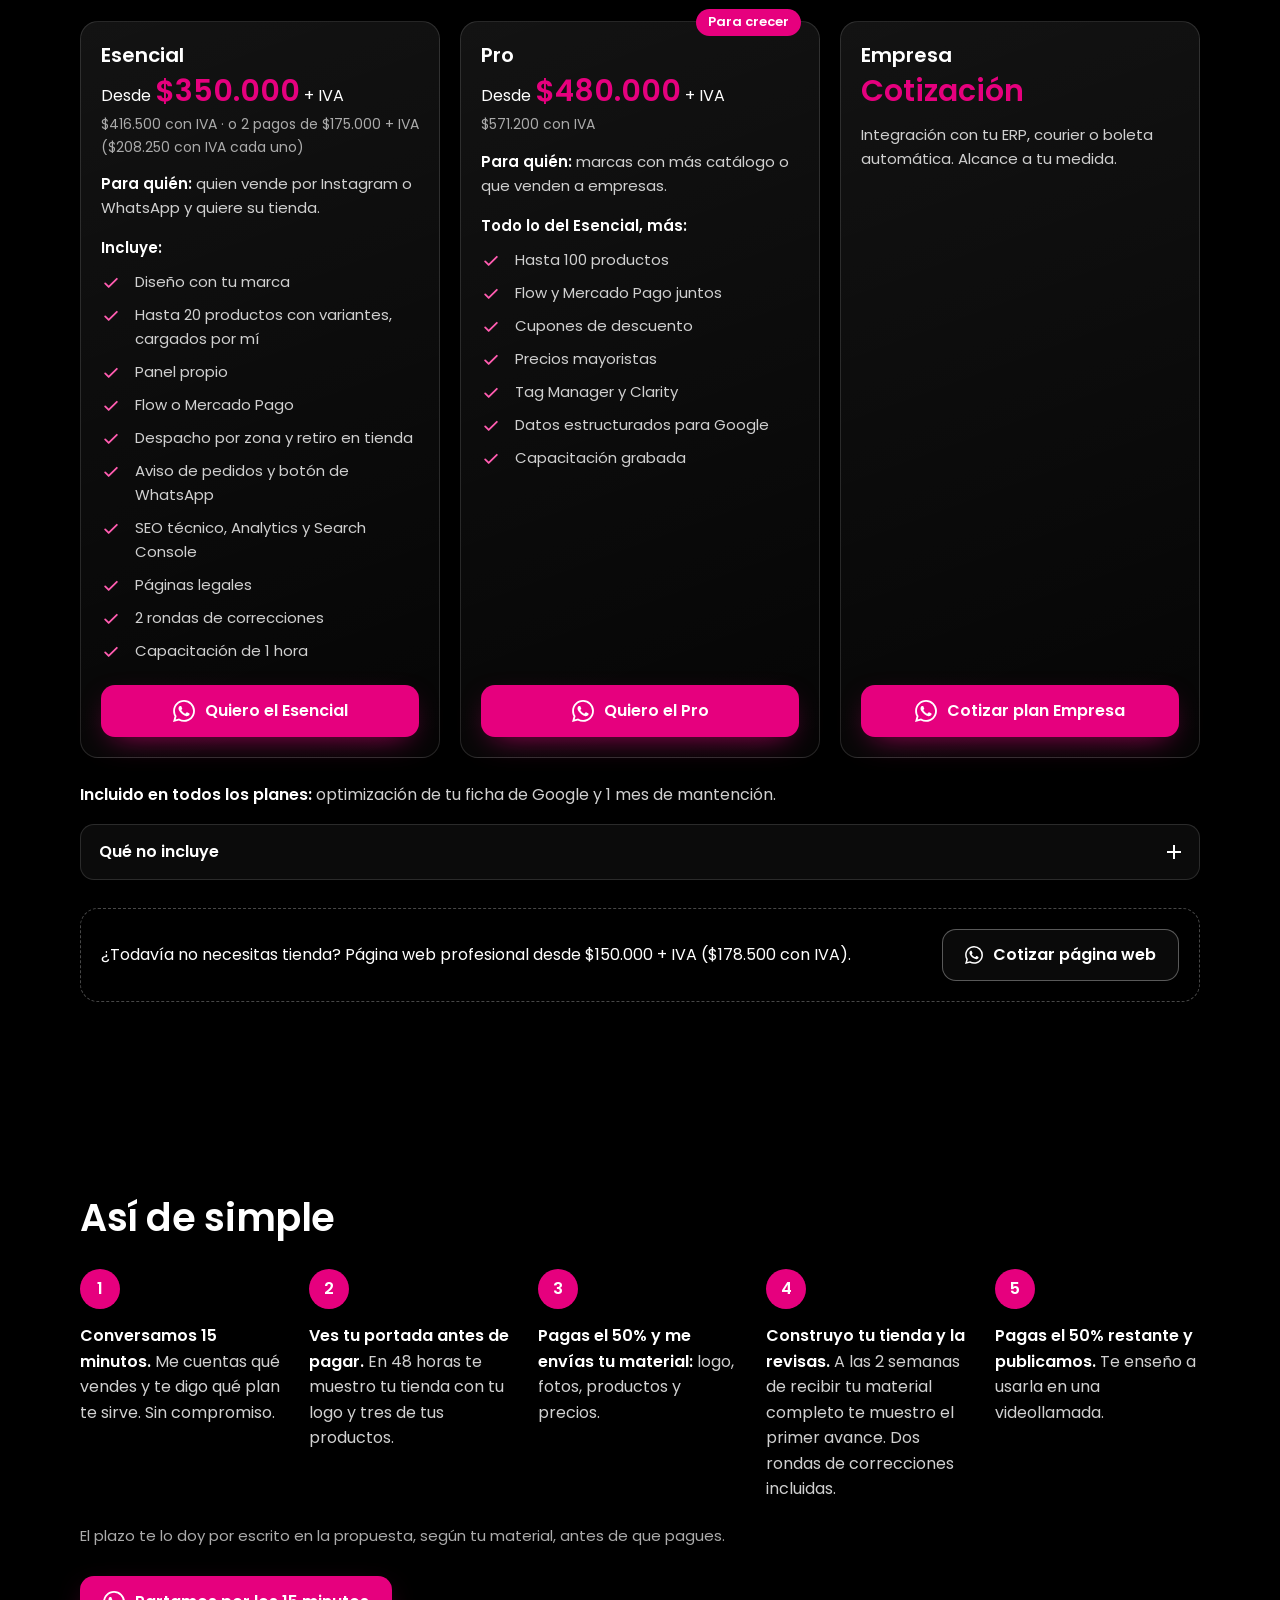
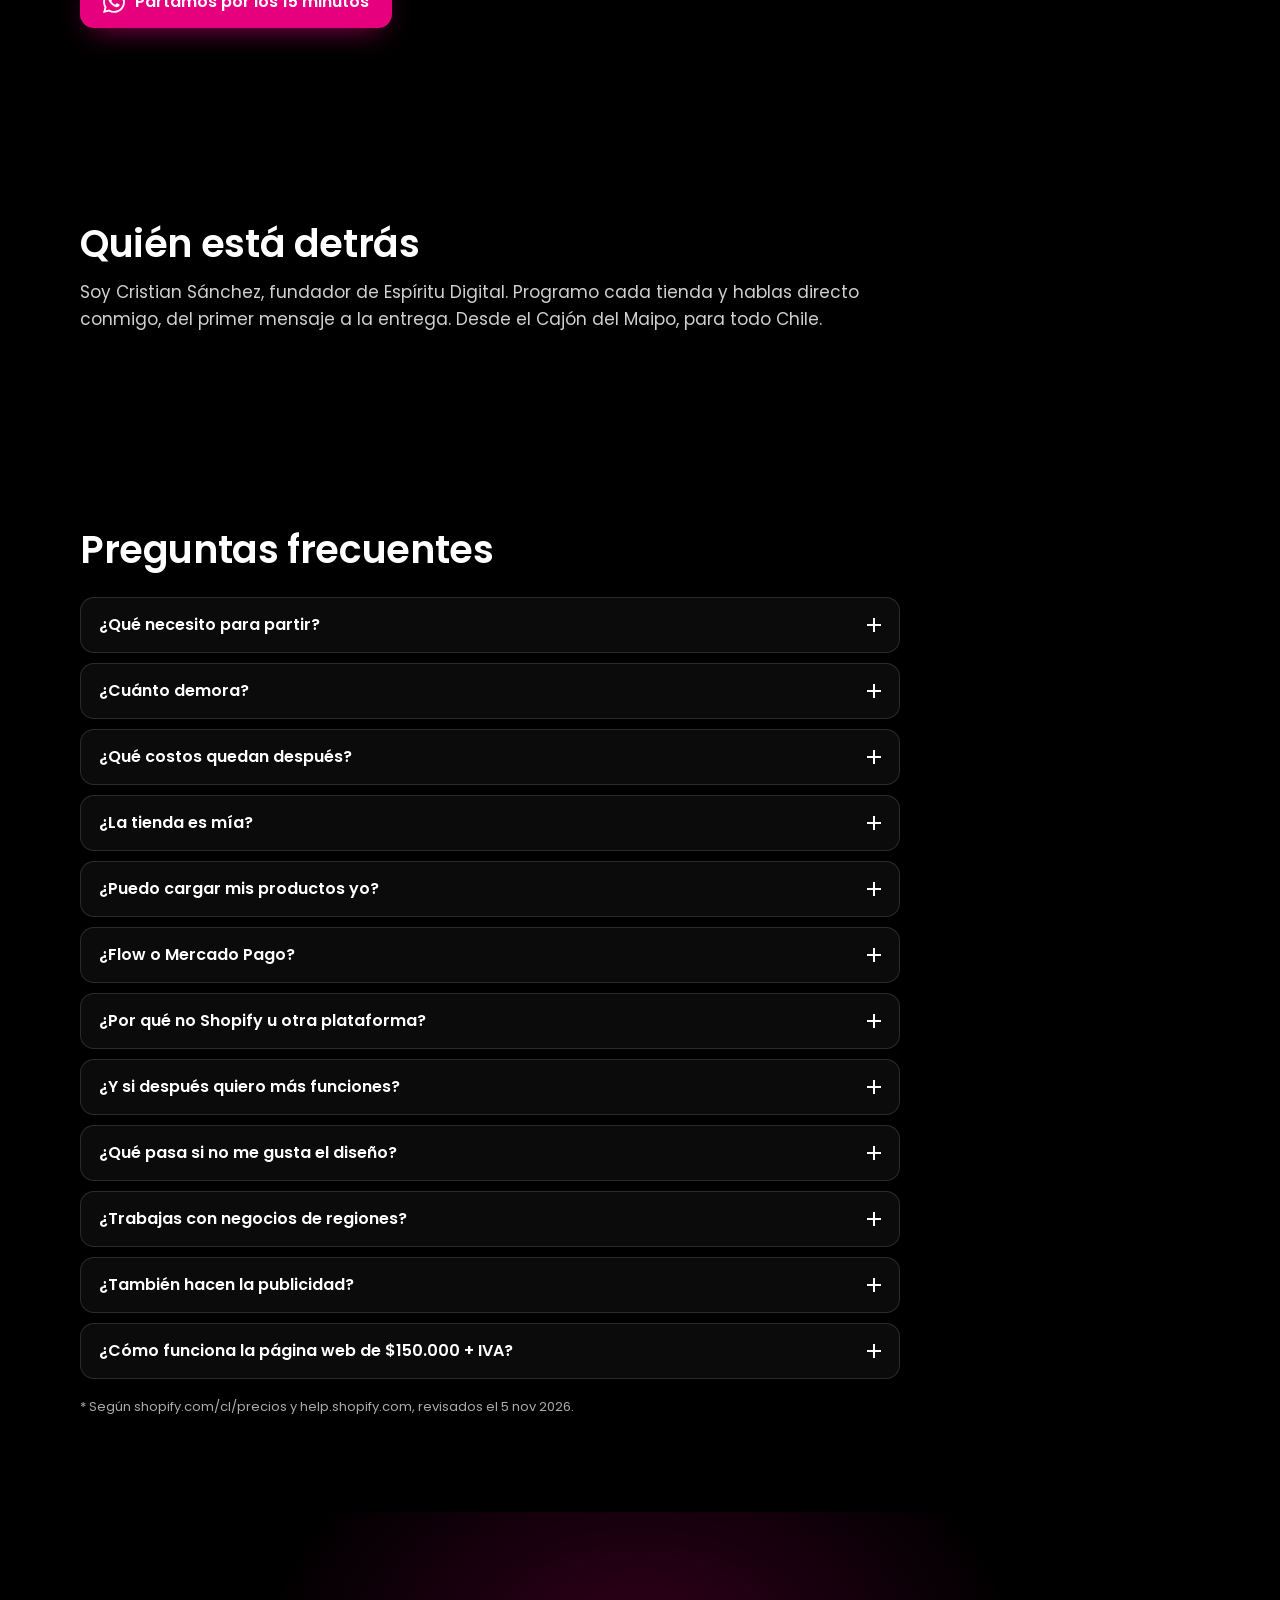
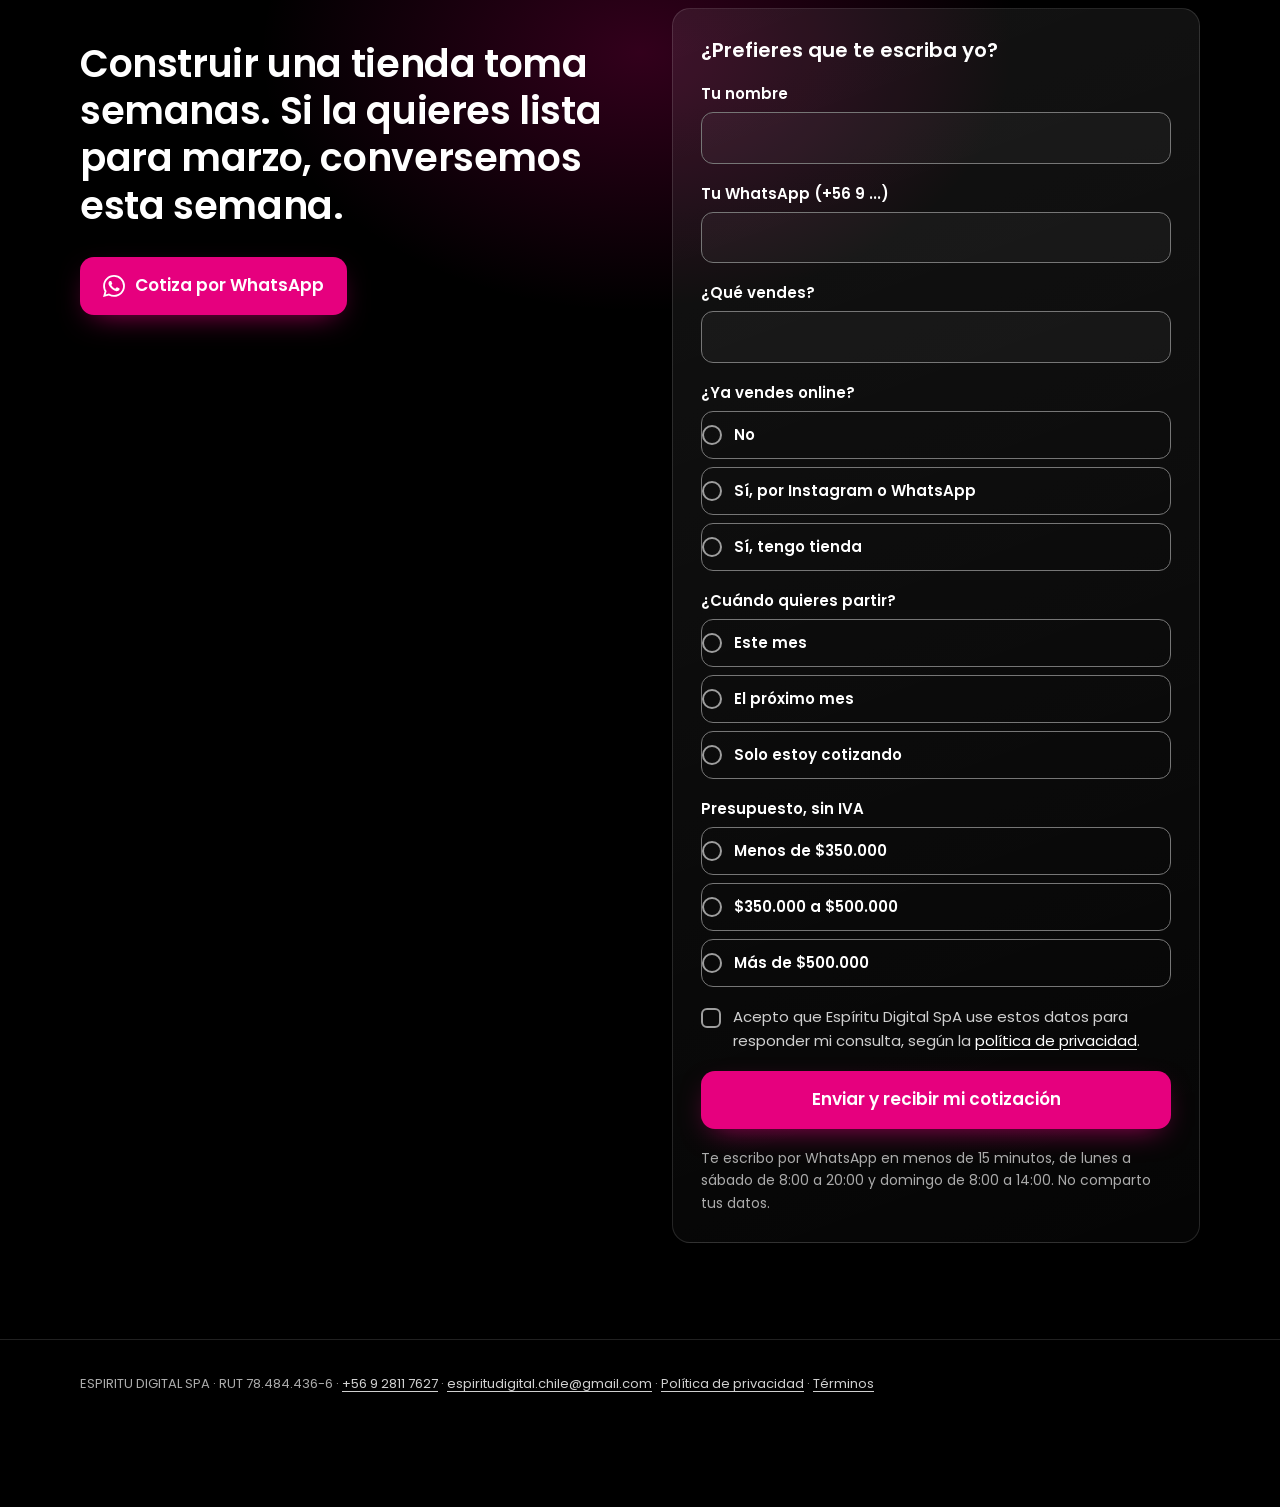
<file: tiendas-online.html>
<!doctype html>
<html lang="es-CL" data-pagina="landing" data-wa="56928117627" data-h="tienda">
<head>
<meta charset="utf-8">
<meta name="viewport" content="width=device-width, initial-scale=1">
<title>Tienda online a medida desde $350.000 + IVA | Espíritu Digital</title>
<script>!function(e){var h;try{h=new URLSearchParams(location.search).get("h")}catch(t){}e.setAttribute("data-h",/^(tienda|carrito|precio|web|alternativa)$/.test(h)?h:"tienda")}(document.documentElement)</script>
<meta name="description" content="Tienda online con tu marca, panel propio y pago con Flow o Mercado Pago. Sin comisión de plataforma. Código y dominio a tu nombre. Cotiza por WhatsApp.">
<meta name="robots" content="index, follow, max-image-preview:large">
<link rel="canonical" href="https://espiritudigital.cl/tiendas-online">
<meta name="theme-color" content="#000000">
<meta property="og:type" content="website">
<meta property="og:locale" content="es_CL">
<meta property="og:site_name" content="Espíritu Digital">
<meta property="og:url" content="https://espiritudigital.cl/tiendas-online">
<meta property="og:title" content="Tienda online a medida desde $350.000 + IVA | Espíritu Digital">
<meta property="og:description" content="Tienda online con tu marca, panel propio y pago con Flow o Mercado Pago. Sin comisión de plataforma. Código y dominio a tu nombre. Cotiza por WhatsApp.">
<meta property="og:image" content="https://espiritudigital.cl/assets/tiendas-online/img/og-tiendas-online.jpg">
<meta property="og:image:width" content="1200">
<meta property="og:image:height" content="630">
<meta name="twitter:card" content="summary_large_image">
<link rel="icon" href="/assets/tiendas-online/img/logo-64.webp" type="image/webp">
<link rel="preload" href="/assets/tiendas-online/fuentes/poppins-400.woff2" as="font" type="font/woff2" crossorigin>
<link rel="preload" href="/assets/tiendas-online/fuentes/poppins-600.woff2" as="font" type="font/woff2" crossorigin>
<style>@font-face{font-family:"Poppins";font-style:normal;font-weight:400;font-display:swap;src:url(/assets/tiendas-online/fuentes/poppins-400.woff2) format("woff2")}@font-face{font-family:"Poppins";font-style:normal;font-weight:600;font-display:swap;src:url(/assets/tiendas-online/fuentes/poppins-600.woff2) format("woff2")}@font-face{font-family:"Poppins Respaldo";font-weight:400;src:local("Arial"),local("ArialMT"),local("Liberation Sans"),local("LiberationSans"),local("Helvetica");size-adjust:111.23%;ascent-override:94.4%;descent-override:31.47%;line-gap-override:8.99%}@font-face{font-family:"Poppins Respaldo";font-weight:600;src:local("Arial Bold"),local("Arial-BoldMT"),local("Liberation Sans Bold"),local("LiberationSans-Bold"),local("Helvetica Bold");size-adjust:105.93%;ascent-override:99.12%;descent-override:33.04%;line-gap-override:9.44%}:root{--magenta:#E6007E;--magenta-osc:#C2006A;--rosa:#FF5CB0;--fondo:#000;--superficie:rgba(255,255,255,.045);--borde:rgba(255,255,255,.13);--borde-campo:#767676;--texto:#fff;--texto-2:#d0d0d0;--texto-3:#ababab;--error:#ff95aa;--radio:18px;--ancho:1120px;color-scheme:dark}html:not([data-h="tienda"]) .v-tienda,html:not([data-h="carrito"]) .v-carrito,html:not([data-h="precio"]) .v-precio,html:not([data-h="web"]) .v-web,html:not([data-h="alternativa"]) .v-alternativa,html[data-h="web"] .v-noweb{display:none!important}*,*::before,*::after{box-sizing:border-box}html{-webkit-text-size-adjust:100%;text-size-adjust:100%;scroll-behavior:smooth}body{margin:0;background:var(--fondo);color:var(--texto);font:400 1rem/1.6 "Poppins","Poppins Respaldo",system-ui,-apple-system,"Segoe UI",Roboto,Arial,sans-serif;-webkit-font-smoothing:antialiased;overflow-x:hidden}img,svg,video{display:block;max-width:100%}img,video{height:auto}h1,h2,h3,p,ul,ol,figure,blockquote{margin:0}ul,ol{padding:0;list-style:none}a{color:inherit}strong,b{font-weight:600}:focus-visible{outline:3px solid #fff;outline-offset:3px}.sprite{position:absolute;width:0;height:0;overflow:hidden}.sr{position:absolute!important;width:1px;height:1px;padding:0;margin:-1px;overflow:hidden;clip:rect(0,0,0,0);white-space:nowrap;border:0}.ic{width:20px;height:20px;flex:none}.contenedor{width:min(100% - 32px,var(--ancho));margin-inline:auto}section{padding:48px 0;scroll-margin-top:8px}h1{font-size:1.875rem;line-height:1.18;font-weight:600;letter-spacing:-.015em;text-wrap:balance}h2{font-size:1.625rem;line-height:1.24;font-weight:600;letter-spacing:-.01em;text-wrap:balance}h3{font-size:1.125rem;line-height:1.35;font-weight:600}.bajada-seccion{margin-top:10px;color:var(--texto-2)}.cab{padding:14px 0 6px}.logo{display:inline-flex;align-items:center;gap:10px;min-height:44px;text-decoration:none;font-weight:600;font-size:1.0625rem;letter-spacing:.01em}.logo img{width:36px;height:36px}.btn{display:inline-flex;align-items:center;justify-content:center;gap:10px;min-height:52px;padding:12px 22px;border-radius:14px;border:1px solid transparent;font-family:inherit;font-size:1rem;font-weight:600;line-height:1.25;text-align:center;text-decoration:none;cursor:pointer;transition:background-color .2s,border-color .2s,box-shadow .2s}.btn .ic{width:22px;height:22px}.btn-wa{background:var(--magenta);color:#fff;box-shadow:0 10px 30px -12px rgba(230,0,126,.75)}.btn-wa:hover{background:var(--magenta-osc)}.btn-sec{background:rgba(255,255,255,.04);border-color:rgba(255,255,255,.32);color:#fff}.btn-sec:hover{border-color:#fff;background:rgba(255,255,255,.09)}.btn-sec .ic{width:18px;height:18px}.btn-grande{min-height:58px;font-size:1.0625rem}.cta{display:flex;width:100%}.cta-bloque{margin-top:28px}.enlace{display:inline-block;margin-top:16px;font-weight:600;text-decoration:underline;text-underline-offset:4px;padding:6px 0}.tarjeta{position:relative;padding:20px;border:1px solid var(--borde);border-radius:var(--radio);background:linear-gradient(160deg,rgba(255,255,255,.075),rgba(255,255,255,.02))}.portada{position:relative;padding:20px 0 40px;isolation:isolate;overflow:hidden}.portada::before{content:"";position:absolute;z-index:-1;left:50%;top:-180px;width:820px;height:620px;transform:translateX(-50%);background:radial-gradient(closest-side,rgba(230,0,126,.34),rgba(230,0,126,0));pointer-events:none}.portada .bajada{margin-top:16px;font-size:1.0625rem;color:var(--texto-2)}.precio{margin-top:18px;font-size:.9375rem;color:var(--texto-2)}.precio strong{display:block;font-size:1.25rem;line-height:1.35;color:#fff}.acciones{display:grid;gap:12px;margin-top:24px}.respuesta{margin-top:14px;font-size:.875rem;color:var(--texto-3)}.portada-img{margin-top:32px}.portada-img img{width:100%;border-radius:var(--radio)}.nota-pie{margin-top:18px;font-size:.8125rem;line-height:1.5;color:var(--texto-3)}.franja{padding:4px 0 8px}.franja-fila{display:flex;gap:10px;margin:0 -16px;padding:4px 16px 12px;overflow-x:auto;scroll-snap-type:x proximity;scrollbar-width:none}.franja-fila::-webkit-scrollbar{display:none}.franja-item{flex:0 0 auto;display:flex;align-items:center;gap:10px;max-width:250px;padding:12px 16px;border:1px solid var(--borde);border-radius:999px;background:var(--superficie);font-size:.875rem;line-height:1.35;scroll-snap-align:start}.franja-item .ic{color:var(--rosa)}.franja-resenas a{font-weight:600;text-decoration:none}.logos{display:flex;flex-wrap:wrap;align-items:center;gap:24px 32px;margin-top:20px}.logo-cliente{height:32px;width:auto;filter:grayscale(1) brightness(0) invert(1);opacity:.75}.casos{display:grid;gap:16px;margin-top:28px}.caso{display:flex;flex-direction:column}.caso-img img{width:100%;border-radius:12px;margin-bottom:16px}.caso-img--doble{display:grid;grid-template-columns:3.46fr 1fr;gap:10px;align-items:end;margin-bottom:16px}.caso-img--doble img{margin-bottom:0;border:1px solid var(--borde)}.caso-img--doble .caso-celular{border-radius:14px}.caso-titulo{margin-bottom:8px;font-size:1.125rem;line-height:1.35}.caso p{font-size:.9375rem;color:var(--texto-2)}.caso .btn{margin-top:16px;align-self:flex-start;min-height:48px;padding:10px 18px}.webs-titulo{margin:36px 0 12px;font-size:1.125rem}.webs{display:grid;gap:10px}.web{display:flex;align-items:center;flex-wrap:wrap;gap:4px 8px;min-height:56px;padding:12px 16px;border:1px solid var(--borde);border-radius:14px;background:var(--superficie);text-decoration:none}.web span{font-size:.875rem;color:var(--texto-3)}.web .ic{width:16px;height:16px;margin-left:auto;color:var(--texto-3)}.lista-recibes{display:grid;gap:14px;margin-top:24px}.lista-recibes li,.lista-check li{display:grid;grid-template-columns:22px 1fr;gap:12px;color:var(--texto-2)}.lista-recibes li strong{color:#fff}.lista-recibes .ic,.lista-check .ic{width:20px;height:20px;margin-top:3px;color:var(--rosa)}.lista-check{display:grid;gap:9px}.es-tuya{margin-top:28px;border-color:rgba(230,0,126,.5);background:linear-gradient(160deg,rgba(230,0,126,.16),rgba(230,0,126,.03))}.es-tuya h3{margin-bottom:14px;font-size:1.375rem}.es-tuya li{color:#fff}.cap{display:block}.cap::first-letter{text-transform:uppercase}.planes{display:grid;gap:20px;margin-top:28px}.plan{display:flex;flex-direction:column}.plan-nombre{font-size:1.25rem}.plan-precio{margin-top:4px;font-size:1rem;color:#fff}.plan-precio .monto{font-size:1.875rem;line-height:1.2;font-weight:600;color:var(--magenta)}.plan-chica{margin-top:4px;font-size:.875rem;color:var(--texto-3)}.plan-para{margin-top:14px;font-size:.9375rem;color:var(--texto-2)}.plan-para strong{color:#fff}.plan-sub{margin-top:16px;font-size:.9375rem;font-weight:600}.plan .lista-check{margin:10px 0 22px;font-size:.9375rem}.plan .btn{margin-top:auto}.plan--empresa .plan-para{margin-bottom:22px}.etiqueta{position:absolute;top:-13px;right:18px;padding:3px 12px;border-radius:999px;background:var(--magenta);color:#fff;font-size:.8125rem;font-weight:600}html[data-plan="esencial"] .plan--esencial,html[data-plan="pro"] .plan--pro,html[data-plan="empresa"] .plan--empresa{border-color:var(--magenta);box-shadow:0 0 0 1px var(--magenta),0 20px 50px -20px rgba(230,0,126,.7)}.plan-condiciones{margin:-6px 0 22px;font-size:.875rem;color:var(--texto-3)}.web-tarjeta{margin-bottom:48px;border-color:rgba(230,0,126,.5)}.incluido{margin-top:24px;color:var(--texto-2)}.incluido strong{color:#fff}.desplegable{border:1px solid var(--borde);border-radius:14px;background:var(--superficie)}.desplegable summary{display:block;position:relative;min-height:54px;padding:15px 52px 15px 18px;font-weight:600;line-height:1.45;list-style:none;cursor:pointer}.desplegable summary::-webkit-details-marker{display:none}.desplegable summary::after{content:"";position:absolute;right:18px;top:50%;width:14px;height:14px;margin-top:-7px;background:linear-gradient(#fff,#fff) center/14px 2px no-repeat,linear-gradient(#fff,#fff) center/2px 14px no-repeat;transition:transform .2s}.desplegable[open] summary::after{transform:rotate(45deg)}.desplegable>p,.desplegable>ul{padding:0 18px 18px;color:var(--texto-2)}.no-incluye{margin-top:16px}.lista-no{display:grid;gap:6px;list-style:disc;padding-left:38px!important}.lista-no li{padding-left:2px}.lista-no .ic{display:none}.linea-web{display:grid;gap:14px;margin-top:28px;padding:20px;border:1px dashed rgba(255,255,255,.28);border-radius:var(--radio)}.costos{margin-top:16px}.costos-titulo{margin-bottom:10px;font-size:1.25rem}.costos p{color:var(--texto-2)}.pasos{display:grid;gap:18px;margin-top:28px}.paso{display:grid;grid-template-columns:40px 1fr;gap:14px;align-items:start;align-content:start}.paso-num{display:grid;place-items:center;width:40px;height:40px;border-radius:50%;background:var(--magenta);color:#fff;font-weight:600}.paso p{color:var(--texto-2)}.paso strong{color:#fff}.nota-proceso{margin-top:22px;font-size:.9375rem;color:var(--texto-3)}.quien-grid{display:grid;gap:22px}.quien-foto img{width:100%;max-width:420px;border-radius:var(--radio)}.quien-texto p{margin-top:12px;font-size:1.0625rem;color:var(--texto-2)}.quien-texto .quien-dato{font-size:.9375rem;color:var(--texto-3)}.video-boton{position:relative;display:block;margin-top:20px;padding:0;border:0;border-radius:var(--radio);overflow:hidden;background:#111;color:#fff;cursor:pointer}.video-play{position:absolute;inset:auto auto 14px 14px;display:grid;place-items:center;width:56px;height:56px;border-radius:50%;background:var(--magenta)}.video-play .ic{width:26px;height:26px}.resenas{margin-top:40px}.resenas-lista,.testimonios{display:grid;gap:14px;margin-top:16px}.resena p{color:var(--texto-2)}.resena-autor{margin-top:10px;font-size:.875rem;color:var(--texto-3)}.testimonio-transcripcion{margin-top:12px;color:var(--texto-2)}.faq{display:grid;gap:10px;max-width:820px;margin-top:24px}.cierre{position:relative;isolation:isolate;overflow:hidden}.cierre::before{content:"";position:absolute;z-index:-1;left:50%;top:-120px;width:760px;height:520px;transform:translateX(-50%);background:radial-gradient(closest-side,rgba(230,0,126,.22),rgba(230,0,126,0));pointer-events:none}.form{display:grid;gap:18px;margin-top:36px;padding:22px 18px}.form h3{font-size:1.25rem}.campo{display:grid;gap:6px;min-width:0;margin:0;padding:0;border:0}.campo>label:not(.check),.campo legend{padding:0;font-size:.9375rem;font-weight:600}.campo legend{margin-bottom:6px}.form input[type="text"],.form input[type="tel"]{width:100%;min-height:50px;padding:12px 14px;border:1px solid var(--borde-campo);border-radius:12px;background:rgba(255,255,255,.04);color:#fff;font:inherit;font-size:1rem}.form input[type="text"]:focus-visible,.form input[type="tel"]:focus-visible{outline:3px solid #fff;outline-offset:2px;border-color:#fff}.form [aria-invalid="true"]{border-color:var(--error)!important}.opciones{gap:8px}.opcion{display:flex;align-items:center;gap:12px;min-height:48px;padding:10px 14px;border:1px solid var(--borde-campo);border-radius:12px;cursor:pointer}.opcion:has(input:checked){border-color:var(--magenta);background:rgba(230,0,126,.13)}.opcion:has(input:focus-visible){outline:3px solid #fff;outline-offset:2px}.form input[type="radio"],.form input[type="checkbox"]{-webkit-appearance:none;appearance:none;flex:none;display:grid;place-content:center;width:20px;height:20px;margin:0;border:2px solid #9e9e9e;border-radius:50%;background:transparent;cursor:pointer}.form input[type="checkbox"]{border-radius:6px}.form input[type="radio"]::before{content:"";width:8px;height:8px;border-radius:50%;background:#fff;transform:scale(0);transition:transform .15s}.form input[type="checkbox"]::before{content:"";width:10px;height:5px;margin-top:-3px;border:solid #fff;border-width:0 0 2.5px 2.5px;transform:rotate(-45deg) scale(0);transition:transform .15s}.form input:checked{border-color:var(--magenta);background:var(--magenta)}.form input[type="radio"]:checked::before{transform:scale(1)}.form input[type="checkbox"]:checked::before{transform:rotate(-45deg) scale(1)}.form input[type="checkbox"]:focus-visible{outline:3px solid #fff;outline-offset:2px}.check{display:grid;grid-template-columns:20px 1fr;gap:12px;font-size:.9375rem;color:var(--texto-2);cursor:pointer}.check input{margin-top:3px!important}.check a{color:#fff;text-decoration:underline;text-underline-offset:3px}.error{font-size:.875rem;font-weight:600;color:var(--error)}.error[hidden]{display:none}.hp{position:absolute;left:-10000px;top:auto;width:1px;height:1px;overflow:hidden}.form-nota{font-size:.875rem;color:var(--texto-3)}.form-falla{display:grid;gap:12px;padding:16px;border:1px solid var(--error);border-radius:14px}.form-falla[hidden]{display:none}.form button[disabled]{opacity:.7;cursor:progress}.cierre--corto{padding-top:16px}.gracias{padding-top:40px;min-height:60vh}.gracias-enlace{margin-top:22px;color:var(--texto-2)}.gracias-enlace a{color:#fff;text-underline-offset:3px}.pie{padding:28px 0 108px;border-top:1px solid var(--borde);font-size:.8125rem;line-height:2.1;color:var(--texto-3)}.pie a{display:inline-block;padding:2px 0;color:var(--texto-2);text-underline-offset:3px}.flotante{position:fixed;right:16px;bottom:calc(16px + env(safe-area-inset-bottom,0px));z-index:50;display:grid;place-items:center;width:60px;height:60px;border-radius:50%;background:var(--magenta);color:#fff;box-shadow:0 12px 30px -8px rgba(230,0,126,.8),inset 0 0 0 1px rgba(255,255,255,.18)}.flotante:hover{background:var(--magenta-osc)}.flotante .ic{width:30px;height:30px}@media (min-width:600px){.acciones{grid-template-columns:auto auto;justify-content:start}.acciones .cta,.cta-bloque .cta,.linea-web .cta{width:auto;display:inline-flex}.webs{grid-template-columns:repeat(3,1fr)}.linea-web{grid-template-columns:1fr auto;align-items:center}}@media (min-width:900px){section{padding:96px 0}h1{font-size:3.125rem;line-height:1.12}h2{font-size:2.375rem}.portada{padding:56px 0 88px}.portada .contenedor{display:grid;grid-template-columns:1.05fr .95fr;gap:56px;align-items:center}.portada .nota-pie{grid-column:1/-1}.portada .bajada{font-size:1.1875rem}.portada-img{margin-top:0}.franja-fila{display:grid;grid-template-columns:repeat(auto-fit,minmax(200px,1fr));margin:0;padding:0;overflow:visible}.franja-item{max-width:none;border-radius:16px}.casos{grid-template-columns:repeat(2,1fr);gap:20px}.caso--destacado{grid-column:1/-1;display:grid;grid-template-columns:1.15fr 1fr;gap:32px;align-items:center}.caso--destacado .caso-img img{margin-bottom:0}.casos--grandes{grid-template-columns:1fr}.casos--grandes .caso{display:grid;grid-template-columns:1.3fr 1fr;gap:32px;align-items:center}.casos--grandes .caso-titulo{font-size:1.5rem}.casos--grandes .caso-img,.casos--grandes .caso-img img{margin-bottom:0}.lista-recibes{grid-template-columns:repeat(2,1fr);gap:22px 48px}.planes{grid-template-columns:repeat(3,1fr);align-items:stretch}.web-tarjeta{max-width:760px}.pasos{grid-template-columns:repeat(5,1fr);gap:24px}.paso{grid-template-columns:1fr}.quien-grid{grid-template-columns:minmax(260px,380px) 1fr;gap:56px;align-items:center}.quien-grid--sin-foto{grid-template-columns:minmax(0,820px)}.resenas-lista,.testimonios{grid-template-columns:repeat(3,1fr)}.cierre-grid{display:grid;grid-template-columns:1fr 1fr;gap:64px;align-items:start}.cierre-texto{position:sticky;top:32px}.form{margin-top:0;padding:28px}.gracias{padding-top:72px}}</style>
<script type="application/ld+json">{"@context":"https://schema.org","@graph":[{"@type":"Organization","@id":"https://espiritudigital.cl/#organization","name":"Espíritu Digital","legalName":"ESPIRITU DIGITAL SPA","taxID":"78.484.436-6","url":"https://espiritudigital.cl/","logo":"https://espiritudigital.cl/logotipo.webp","email":"espiritudigital.chile@gmail.com","telephone":"+56928117627","address":{"@type":"PostalAddress","addressLocality":"San José de Maipo","addressRegion":"Región Metropolitana","addressCountry":"CL"},"areaServed":{"@type":"Country","name":"Chile"}},{"@type":"Service","@id":"https://espiritudigital.cl/tiendas-online#servicio","name":"Tienda online a medida","serviceType":"Desarrollo de tiendas online","url":"https://espiritudigital.cl/tiendas-online","provider":{"@id":"https://espiritudigital.cl/#organization"},"areaServed":{"@type":"Country","name":"Chile"},"offers":[{"@type":"Offer","name":"Plan Esencial","url":"https://espiritudigital.cl/tiendas-online/planes","price":350000,"priceCurrency":"CLP","priceSpecification":{"@type":"PriceSpecification","price":350000,"minPrice":350000,"priceCurrency":"CLP","valueAddedTaxIncluded":false}},{"@type":"Offer","name":"Plan Pro","url":"https://espiritudigital.cl/tiendas-online/planes?plan=pro","price":480000,"priceCurrency":"CLP","priceSpecification":{"@type":"PriceSpecification","price":480000,"minPrice":480000,"priceCurrency":"CLP","valueAddedTaxIncluded":false}}]},{"@type":"FAQPage","@id":"https://espiritudigital.cl/tiendas-online#preguntas","mainEntity":[{"@type":"Question","name":"¿Qué necesito para partir?","acceptedAnswer":{"@type":"Answer","text":"Tu logo, fotos de tus productos, precios y cómo despachas. Si no tienes fotos o textos, te recomiendo cómo hacerlos o los cotizamos aparte."}},{"@type":"Question","name":"¿Cuánto demora?","acceptedAnswer":{"@type":"Answer","text":"Te muestro el primer avance a las 2 semanas de recibir tu material completo. La fecha de entrega final te la doy por escrito en la propuesta, antes de que pagues."}},{"@type":"Question","name":"¿Qué costos quedan después?","acceptedAnswer":{"@type":"Answer","text":"Dos fijos: el dominio .cl, que se renueva una vez al año en NIC Chile, y la comisión de Flow o Mercado Pago en cada venta. La mantención es opcional: el primer mes va incluido y después sigue solo si tú la pides, por $19.990 + IVA al mes ($23.788 con IVA), con alojamiento, respaldos, seguridad, soporte por WhatsApp y 1 hora de cambios al mes. Antes de que termine el mes incluido te aviso. Si no la quieres, te dejo la tienda funcionando en cuentas a tu nombre y el alojamiento lo pagas directo al proveedor que elijas. No cobramos comisión por tus ventas."}},{"@type":"Question","name":"¿La tienda es mía?","acceptedAnswer":{"@type":"Answer","text":"Sí. Al terminar de pagar, el código, el dominio y la base de datos quedan a tu nombre."}},{"@type":"Question","name":"¿Puedo cargar mis productos yo?","acceptedAnswer":{"@type":"Answer","text":"Sí. Desde tu panel subes productos y cambias precios y stock cuando quieras. En el Esencial te dejo cargados hasta 20."}},{"@type":"Question","name":"¿Flow o Mercado Pago?","acceptedAnswer":{"@type":"Answer","text":"Las dos funcionan bien en Chile. Te ayudo a elegir según cómo te pagan tus clientes y la comisión que te ofrezcan. En el Pro puedes tener las dos."}},{"@type":"Question","name":"¿Por qué no Shopify u otra plataforma?","acceptedAnswer":{"@type":"Answer","text":"Son buenas opciones si recién partes y vendes poco. Pero en Chile, Shopify cobra 2% extra por cada venta en su plan Basic si usas Flow o Mercado Pago, porque su pasarela propia no opera aquí, y la mensualidad se paga en dólares.* Con tu tienda propia no pagas comisión por venta, el diseño es tuyo y todo queda a tu nombre."}},{"@type":"Question","name":"¿Y si después quiero más funciones?","acceptedAnswer":{"@type":"Answer","text":"Se programan a tu medida y se cotizan aparte. No dependes de apps con cobro mensual."}},{"@type":"Question","name":"¿Qué pasa si no me gusta el diseño?","acceptedAnswer":{"@type":"Answer","text":"Antes de pagar ves tu portada con tu logo. Después tienes dos rondas de correcciones, y el 50% final se paga cuando tu tienda está lista."}},{"@type":"Question","name":"¿Trabajas con negocios de regiones?","acceptedAnswer":{"@type":"Answer","text":"Sí, con todo Chile, por videollamada y WhatsApp."}},{"@type":"Question","name":"¿También hacen la publicidad?","acceptedAnswer":{"@type":"Answer","text":"Sí. Gestiono Google Ads desde $150.000 + IVA al mes ($178.500 con IVA), para que tu tienda reciba visitas desde el primer día."}},{"@type":"Question","name":"¿Cómo funciona la página web de $150.000 + IVA?","acceptedAnswer":{"@type":"Answer","text":"Trae el dominio .cl a tu nombre el primer año, los textos y la selección y edición de fotos (sin sesión fotográfica). Pagas 50% al partir y 50% al recibirla. A las 2 semanas de recibir tu material te muestro el primer avance, y tienes dos rondas de correcciones completas. El primer mes de mantención va incluido; después sigue solo si la pides, por $14.990 + IVA al mes ($17.838 con IVA). Sin mantención, tu página sigue publicada, solo sin soporte. El código lo administramos nosotros y el dominio queda a tu nombre."}}]}]}</script>
<script src="/assets/tiendas-online/js/landing.js?v=355b971086" defer></script>
</head>
<body>
<svg class="sprite" aria-hidden="true" focusable="false" xmlns="http://www.w3.org/2000/svg"><symbol id="i-wa" viewBox="0 0 24 24"><path fill="currentColor" d="M17.47 14.38c-.3-.15-1.76-.87-2.03-.97-.27-.1-.47-.15-.67.15-.2.3-.77.97-.94 1.16-.17.2-.35.22-.64.08-.3-.15-1.26-.47-2.39-1.48-.88-.79-1.48-1.76-1.65-2.06-.17-.3-.02-.46.13-.6.13-.14.3-.35.45-.52.15-.18.2-.3.3-.5.1-.2.05-.37-.03-.52-.07-.15-.67-1.61-.92-2.2-.24-.59-.49-.5-.67-.51h-.57c-.2 0-.52.07-.79.37-.27.3-1.04 1.02-1.04 2.48 0 1.46 1.07 2.88 1.21 3.07.15.2 2.1 3.2 5.08 4.49.71.31 1.26.49 1.7.63.71.22 1.36.19 1.87.12.57-.09 1.76-.72 2-1.41.25-.7.25-1.29.18-1.42-.08-.12-.27-.2-.57-.34M12.05 21.79h-.01a9.87 9.87 0 0 1-5.03-1.38l-.36-.21-3.74.98 1-3.65-.24-.37a9.86 9.86 0 0 1-1.51-5.26c0-5.45 4.44-9.88 9.89-9.88a9.83 9.83 0 0 1 9.88 9.89c0 5.45-4.43 9.88-9.88 9.88m8.41-18.3A11.82 11.82 0 0 0 12.05 0C5.5 0 .16 5.34.16 11.89c0 2.1.55 4.14 1.59 5.95L.06 24l6.3-1.65a11.88 11.88 0 0 0 5.68 1.45h.01c6.55 0 11.89-5.34 11.89-11.89a11.82 11.82 0 0 0-3.48-8.41Z"/></symbol><symbol id="i-pago" viewBox="0 0 24 24"><g fill="none" stroke="currentColor" stroke-width="1.8" stroke-linecap="round" stroke-linejoin="round"><rect x="3" y="5" width="18" height="14" rx="2.5"/><path d="M3 10h18M7 15h3M14 15h3"/></g></symbol><symbol id="i-llave" viewBox="0 0 24 24"><g fill="none" stroke="currentColor" stroke-width="1.8" stroke-linecap="round" stroke-linejoin="round"><circle cx="8" cy="15" r="4"/><path d="m10.9 12.1 9.1-9.1M16 7l3 3M13.5 9.5l2 2"/></g></symbol><symbol id="i-charla" viewBox="0 0 24 24"><path fill="none" stroke="currentColor" stroke-width="1.8" stroke-linejoin="round" d="M20.5 12a8.5 8.5 0 0 1-12.4 7.55L3.5 20.5l1-4.4A8.5 8.5 0 1 1 20.5 12Z"/></symbol><symbol id="i-empresa" viewBox="0 0 24 24"><g fill="none" stroke="currentColor" stroke-width="1.8" stroke-linecap="round" stroke-linejoin="round"><path d="M4 21V8l8-5 8 5v13M3 21h18M9 21v-6h6v6M9 10h.01M15 10h.01"/></g></symbol><symbol id="i-rondas" viewBox="0 0 24 24"><g fill="none" stroke="currentColor" stroke-width="1.8" stroke-linecap="round" stroke-linejoin="round"><path d="M20 11a8 8 0 0 0-14.6-4.5M4 4v4h4M4 13a8 8 0 0 0 14.6 4.5M20 20v-4h-4"/></g></symbol><symbol id="i-check" viewBox="0 0 24 24"><path fill="none" stroke="currentColor" stroke-width="2.2" stroke-linecap="round" stroke-linejoin="round" d="m5 12.5 4.2 4.2L19 7"/></symbol><symbol id="i-externo" viewBox="0 0 24 24"><path fill="none" stroke="currentColor" stroke-width="2" stroke-linecap="round" stroke-linejoin="round" d="M7 17 17 7M9 7h8v8"/></symbol><symbol id="i-play" viewBox="0 0 24 24"><path fill="currentColor" d="M8 5.5v13a1 1 0 0 0 1.5.86l10.6-6.5a1 1 0 0 0 0-1.72L9.5 4.64A1 1 0 0 0 8 5.5Z"/></symbol></svg>
<header class="cab"><div class="contenedor"><a class="logo" href="#titulo-portada"><img src="/assets/tiendas-online/img/logo-64.webp" srcset="/assets/tiendas-online/img/logo-64.webp 64w, /assets/tiendas-online/img/logo-96.webp 96w" sizes="36px" width="36" height="36" alt=""><span>Espíritu Digital</span></a></div></header>
<main id="contenido">
<section class="portada" aria-labelledby="titulo-portada"><div class="contenedor">
<div class="portada-texto">
<h1 id="titulo-portada"><span class="v-tienda">Tu tienda online a medida, sin comisión de plataforma</span><span class="v-carrito">Tu página web con carrito de compras, lista para vender</span><span class="v-precio">¿Cuánto cuesta una tienda online? Desde $350.000 + IVA</span><span class="v-web">¿Cuánto cuesta una página web? Desde $150.000 + IVA</span><span class="v-alternativa">Tu tienda propia, sin pagar comisión extra por cada venta</span></h1>
<p class="bajada"><span class="v-tienda">Con tu marca, panel propio y pago con Flow o Mercado Pago. Desde $350.000 + IVA, en 2 pagos.</span><span class="v-carrito">Con tu marca, panel propio para tus productos y pago con Flow o Mercado Pago. Desde $350.000 + IVA, en 2 pagos.</span><span class="v-precio">Precio a la vista: tienda con tu marca, panel propio y pago con Flow o Mercado Pago, en 2 pagos.</span><span class="v-web">Página web profesional con tu marca. Y si vendes productos, tu tienda online desde $350.000 + IVA.</span><span class="v-alternativa">En Chile, Shopify Basic cobra 2% extra por venta si usas Flow o Mercado Pago.* Con tu tienda propia pagas solo la comisión de tu pasarela.</span></p>
<p class="precio v-noweb"><strong>Desde $350.000 + IVA</strong> <span>($416.500 con IVA) · 50% al partir y 50% al recibirla.</span></p>
<p class="precio v-web"><strong>Página web desde $150.000 + IVA</strong> <span>($178.500 con IVA).</span></p>
<div class="acciones">
<a class="btn btn-wa cta" href="https://wa.me/56928117627?text=Hola%20Cristian%2C%20vengo%20de%20su%20p%C3%A1gina%20de%20tiendas%20online%20y%20quiero%20cotizar." target="_blank" rel="noopener" data-wa="portada" data-msg="Hola Cristian, vengo de su página de tiendas online y quiero cotizar." data-msg-web="Hola Cristian, quiero cotizar una página web."><svg class="ic" aria-hidden="true" focusable="false"><use href="#i-wa"/></svg>Cotiza por WhatsApp</a>
<a class="btn btn-sec cta" href="#tiendas"><span class="v-noweb">Ver tiendas reales</span><span class="v-web">Ver proyectos reales</span></a>
</div>
<p class="respuesta">Te respondo yo, Cristian, en menos de 15 minutos · Lun a sáb 8:00–20:00 · dom 8:00–14:00.</p>
</div>
<figure class="portada-img"><img src="/assets/tiendas-online/img/portada-imprenta-express-1200.webp" srcset="/assets/tiendas-online/img/portada-imprenta-express-720.webp 720w, /assets/tiendas-online/img/portada-imprenta-express-1200.webp 1200w" sizes="(min-width: 900px) 520px, calc(100vw - 32px)" width="1200" height="900" alt="Tienda online de Imprenta Express vista en computador y celular" fetchpriority="high" decoding="async"></figure>
<p class="nota-pie v-alternativa">* Según shopify.com/cl/precios y help.shopify.com, revisados el 5 nov 2026.</p>
</div></section>
<section class="franja"><div class="contenedor">
<ul class="franja-fila" tabindex="0" aria-label="Franja de confianza">
<li class="franja-item"><svg class="ic" aria-hidden="true" focusable="false"><use href="#i-pago"/></svg><span>Pago en 2 partes</span></li>
<li class="franja-item v-noweb"><svg class="ic" aria-hidden="true" focusable="false"><use href="#i-llave"/></svg><span>El código y el dominio quedan a tu nombre</span></li>
<li class="franja-item v-web"><svg class="ic" aria-hidden="true" focusable="false"><use href="#i-rondas"/></svg><span>2 rondas de correcciones completas</span></li>
<li class="franja-item"><svg class="ic" aria-hidden="true" focusable="false"><use href="#i-charla"/></svg><span>Hablas directo con quien programa</span></li>
<li class="franja-item"><svg class="ic" aria-hidden="true" focusable="false"><use href="#i-empresa"/></svg><span>Espíritu Digital SpA · RUT 78.484.436-6</span></li>
</ul>

</div></section>
<section id="tiendas" class="tiendas" aria-labelledby="titulo-tiendas"><div class="contenedor">
<h2 id="titulo-tiendas">Tiendas reales, funcionando hoy</h2>
<p class="bajada-seccion">No son maquetas. Entra, navega y agrega algo al carro.</p>
<div class="casos">
<article class="tarjeta caso caso--destacado">
<div class="caso-img"><img src="/assets/tiendas-online/img/caso-imprenta-express-computador-1440.webp" srcset="/assets/tiendas-online/img/caso-imprenta-express-computador-720.webp 720w, /assets/tiendas-online/img/caso-imprenta-express-computador-1440.webp 1440w" sizes="(min-width: 900px) 560px, calc(100vw - 72px)" width="1440" height="900" alt="Catálogo de timbres de la tienda de Imprenta Express en computador" loading="lazy" decoding="async"></div><div class="caso-texto">
<h3 class="caso-titulo">Imprenta Express · La Florida</h3>
<p>Imprenta con 10 categorías de productos, de tarjetas y pendones a timbres y talonarios. Carro de compras, pago con Flow y Mercado Pago, cotizador y guía para enviar archivos.</p>
<a class="btn btn-sec" href="https://imprentaexpresslaflorida.cl" target="_blank" rel="noopener" data-caso="imprenta-express">Ver tienda<span class="sr"> Imprenta Express (se abre en otra pestaña)</span><svg class="ic" aria-hidden="true" focusable="false"><use href="#i-externo"/></svg></a>
</div>
</article>
<article class="tarjeta caso">
<div class="caso-img"><img src="/assets/tiendas-online/img/caso-vitrales-del-cajon-computador-1440.webp" srcset="/assets/tiendas-online/img/caso-vitrales-del-cajon-computador-720.webp 720w, /assets/tiendas-online/img/caso-vitrales-del-cajon-computador-1440.webp 1440w" sizes="(min-width: 900px) 510px, calc(100vw - 72px)" width="1440" height="900" alt="Catálogo por colecciones de Vitrales del Cajón en computador" loading="lazy" decoding="async"></div><div class="caso-texto">
<h3 class="caso-titulo">Vitrales del Cajón · Cajón del Maipo</h3>
<p>Arte en vidrio hecho a mano. Catálogo por colecciones, carrito, pago con Flow, opción de pedir por WhatsApp y panel para subir obras nuevas.</p>
<a class="btn btn-sec" href="https://vitralesdelcajon.cl" target="_blank" rel="noopener" data-caso="vitrales-del-cajon">Ver tienda<span class="sr"> Vitrales del Cajón (se abre en otra pestaña)</span><svg class="ic" aria-hidden="true" focusable="false"><use href="#i-externo"/></svg></a>
</div>
</article>
<article class="tarjeta caso">
<div class="caso-img"><img src="/assets/tiendas-online/img/caso-mielu-computador-1440.webp" srcset="/assets/tiendas-online/img/caso-mielu-computador-720.webp 720w, /assets/tiendas-online/img/caso-mielu-computador-1440.webp 1440w" sizes="(min-width: 900px) 510px, calc(100vw - 72px)" width="1440" height="900" alt="Tienda de Mielu en computador" loading="lazy" decoding="async"></div><div class="caso-texto">
<h3 class="caso-titulo">Mielu · Miel de bosque y montaña</h3>
<p>Miel cruda 100% natural, con tienda propia, carro de compras y pago en línea.</p>
<a class="btn btn-sec" href="https://mielu.cl" target="_blank" rel="noopener" data-caso="mielu">Ver tienda<span class="sr"> Mielu (se abre en otra pestaña)</span><svg class="ic" aria-hidden="true" focusable="false"><use href="#i-externo"/></svg></a>
</div>
</article>
</div>
<h3 class="webs-titulo">También hacemos páginas web</h3>
<ul class="webs"><li><a class="web" href="https://vetintegrativa.cl" target="_blank" rel="noopener" data-caso="vet-integrativa"><strong>Vet Integrativa</strong> <span>· Veterinaria</span><span class="sr"> (se abre en otra pestaña)</span><svg class="ic" aria-hidden="true" focusable="false"><use href="#i-externo"/></svg></a></li><li><a class="web" href="https://aoconstrucciones.cl" target="_blank" rel="noopener" data-caso="ao-construcciones"><strong>AO Construcciones</strong> <span>· Constructora</span><span class="sr"> (se abre en otra pestaña)</span><svg class="ic" aria-hidden="true" focusable="false"><use href="#i-externo"/></svg></a></li><li><a class="web" href="https://mistergas.cl" target="_blank" rel="noopener" data-caso="mister-gas"><strong>Mister Gas</strong> <span>· Gasfitería y detección de fugas</span><span class="sr"> (se abre en otra pestaña)</span><svg class="ic" aria-hidden="true" focusable="false"><use href="#i-externo"/></svg></a></li></ul>
<div class="cta-bloque"><a class="btn btn-wa cta" href="https://wa.me/56928117627?text=Hola%20Cristian%2C%20vi%20sus%20tiendas%20y%20quiero%20una%20para%20mi%20negocio." target="_blank" rel="noopener" data-wa="tiendas" data-msg="Hola Cristian, vi sus tiendas y quiero una para mi negocio."><svg class="ic" aria-hidden="true" focusable="false"><use href="#i-wa"/></svg>Quiero una tienda así</a></div>
</div></section>
<section class="recibes" aria-labelledby="titulo-recibes"><div class="contenedor">
<h2 id="titulo-recibes">Todo lo que necesitas para vender online</h2>
<ul class="lista-recibes"><li><svg class="ic" aria-hidden="true" focusable="false"><use href="#i-check"/></svg><span><strong>Con tu marca:</strong> logo, colores y fotos tuyas. Nada de una plantilla que tienen miles.</span></li><li><svg class="ic" aria-hidden="true" focusable="false"><use href="#i-check"/></svg><span><strong>Tu propio panel:</strong> subes productos, cambias precios y stock y ves tus pedidos.</span></li><li><svg class="ic" aria-hidden="true" focusable="false"><use href="#i-check"/></svg><span><strong>Cobra en línea:</strong> con Flow o Mercado Pago, la que prefieras.</span></li><li><svg class="ic" aria-hidden="true" focusable="false"><use href="#i-check"/></svg><span><strong>Despacho a tu manera:</strong> tarifa por zona y retiro en tienda.</span></li><li><svg class="ic" aria-hidden="true" focusable="false"><use href="#i-check"/></svg><span><strong>Te avisa de cada pedido:</strong> por correo, y tus clientes te escriben por WhatsApp con un botón.</span></li><li><svg class="ic" aria-hidden="true" focusable="false"><use href="#i-check"/></svg><span><strong>Lista para Google:</strong> títulos, descripciones, sitemap, Analytics y Search Console.</span></li><li><svg class="ic" aria-hidden="true" focusable="false"><use href="#i-check"/></svg><span><strong>Páginas legales:</strong> términos, cambios y devoluciones, y política de privacidad.</span></li><li><svg class="ic" aria-hidden="true" focusable="false"><use href="#i-check"/></svg><span><strong>Te enseño a usarla:</strong> 1 hora por videollamada.</span></li></ul>
<div class="tarjeta es-tuya">
<h3>Y es tuya</h3>
<ul class="lista-check">
<li><svg class="ic" aria-hidden="true" focusable="false"><use href="#i-check"/></svg><span>Sin comisión por venta: solo pagas la de tu pasarela.</span></li>
<li><svg class="ic" aria-hidden="true" focusable="false"><use href="#i-check"/></svg><span>Al terminar de pagar, el código, el dominio y la base de datos quedan a tu nombre.</span></li>
<li><svg class="ic" aria-hidden="true" focusable="false"><use href="#i-check"/></svg><span>Mantención opcional, con el primer mes incluido.</span></li>
</ul>
</div>
<div class="cta-bloque"><a class="btn btn-wa cta" href="https://wa.me/56928117627?text=Hola%20Cristian%2C%20quiero%20cotizar%20mi%20tienda%20online." target="_blank" rel="noopener" data-wa="que_recibes" data-msg="Hola Cristian, quiero cotizar mi tienda online."><svg class="ic" aria-hidden="true" focusable="false"><use href="#i-wa"/></svg>Cotiza tu tienda por WhatsApp</a></div>
</div></section>
<section id="planes" class="planes-seccion" aria-labelledby="titulo-planes"><div class="contenedor">
<article class="tarjeta plan plan--web web-tarjeta v-web" aria-labelledby="titulo-plan-web">
<h2 class="plan-nombre" id="titulo-plan-web">Página web</h2>
<p class="plan-precio">Desde <span class="monto">$150.000</span> + IVA</p>
<p class="plan-chica">$178.500 con IVA</p>
<ul class="lista-check"><li><svg class="ic" aria-hidden="true" focusable="false"><use href="#i-check"/></svg><span class="cap">Una página con hasta 6 secciones (inicio, servicios, nosotros o proceso, trabajos o testimonios, preguntas frecuentes y contacto)</span></li><li><svg class="ic" aria-hidden="true" focusable="false"><use href="#i-check"/></svg><span class="cap">adaptada a celular</span></li><li><svg class="ic" aria-hidden="true" focusable="false"><use href="#i-check"/></svg><span class="cap">botón de WhatsApp, botón de llamada y formulario de contacto</span></li><li><svg class="ic" aria-hidden="true" focusable="false"><use href="#i-check"/></svg><span class="cap">enlaces a tus redes</span></li><li><svg class="ic" aria-hidden="true" focusable="false"><use href="#i-check"/></svg><span class="cap">SEO básico (título, descripción, sitemap y datos estructurados de negocio)</span></li><li><svg class="ic" aria-hidden="true" focusable="false"><use href="#i-check"/></svg><span class="cap">política de privacidad</span></li><li><svg class="ic" aria-hidden="true" focusable="false"><use href="#i-check"/></svg><span class="cap">dominio .cl a tu nombre, incluido el primer año</span></li><li><svg class="ic" aria-hidden="true" focusable="false"><use href="#i-check"/></svg><span class="cap">textos</span></li><li><svg class="ic" aria-hidden="true" focusable="false"><use href="#i-check"/></svg><span class="cap">fotos: selección y edición de imágenes para cada sección (sin sesión fotográfica)</span></li></ul>
<p class="plan-condiciones">50% al partir y 50% al recibirla · primer avance a las 2 semanas de recibir tu material · 2 rondas de correcciones completas · 1 mes de mantención incluido; después $14.990 + IVA al mes ($17.838 con IVA), solo si la pides</p>
<a class="btn btn-wa cta" href="https://wa.me/56928117627?text=Hola%20Cristian%2C%20quiero%20cotizar%20una%20p%C3%A1gina%20web." target="_blank" rel="noopener" data-wa="pagina_web" data-msg="Hola Cristian, quiero cotizar una página web." data-plan="web"><svg class="ic" aria-hidden="true" focusable="false"><use href="#i-wa"/></svg>Quiero mi página web</a>
</article>
<h2 id="titulo-planes">Elige tu plan</h2>
<p class="bajada-seccion">Pagas 50% al partir y 50% al recibir tu tienda.</p>
<div class="planes">
<article class="tarjeta plan plan--esencial" aria-labelledby="titulo-plan-esencial">
<h3 class="plan-nombre" id="titulo-plan-esencial">Esencial</h3>
<p class="plan-precio">Desde <span class="monto">$350.000</span> + IVA</p>
<p class="plan-chica">$416.500 con IVA · o 2 pagos de $175.000 + IVA ($208.250 con IVA cada uno)</p>
<p class="plan-para"><strong>Para quién:</strong> quien vende por Instagram o WhatsApp y quiere su tienda.</p>
<p class="plan-sub">Incluye:</p>
<ul class="lista-check"><li><svg class="ic" aria-hidden="true" focusable="false"><use href="#i-check"/></svg><span class="cap">Diseño con tu marca</span></li><li><svg class="ic" aria-hidden="true" focusable="false"><use href="#i-check"/></svg><span class="cap">Hasta 20 productos con variantes, cargados por mí</span></li><li><svg class="ic" aria-hidden="true" focusable="false"><use href="#i-check"/></svg><span class="cap">Panel propio</span></li><li><svg class="ic" aria-hidden="true" focusable="false"><use href="#i-check"/></svg><span class="cap">Flow o Mercado Pago</span></li><li><svg class="ic" aria-hidden="true" focusable="false"><use href="#i-check"/></svg><span class="cap">Despacho por zona y retiro en tienda</span></li><li><svg class="ic" aria-hidden="true" focusable="false"><use href="#i-check"/></svg><span class="cap">Aviso de pedidos y botón de WhatsApp</span></li><li><svg class="ic" aria-hidden="true" focusable="false"><use href="#i-check"/></svg><span class="cap">SEO técnico, Analytics y Search Console</span></li><li><svg class="ic" aria-hidden="true" focusable="false"><use href="#i-check"/></svg><span class="cap">Páginas legales</span></li><li><svg class="ic" aria-hidden="true" focusable="false"><use href="#i-check"/></svg><span class="cap">2 rondas de correcciones</span></li><li><svg class="ic" aria-hidden="true" focusable="false"><use href="#i-check"/></svg><span class="cap">Capacitación de 1 hora</span></li></ul>
<a class="btn btn-wa cta" href="https://wa.me/56928117627?text=Hola%20Cristian%2C%20quiero%20el%20plan%20Esencial." target="_blank" rel="noopener" data-wa="plan" data-msg="Hola Cristian, quiero el plan Esencial." data-plan="esencial"><svg class="ic" aria-hidden="true" focusable="false"><use href="#i-wa"/></svg>Quiero el Esencial</a>
</article>
<article class="tarjeta plan plan--pro" aria-labelledby="titulo-plan-pro">
<p class="etiqueta">Para crecer</p>
<h3 class="plan-nombre" id="titulo-plan-pro">Pro</h3>
<p class="plan-precio">Desde <span class="monto">$480.000</span> + IVA</p>
<p class="plan-chica">$571.200 con IVA</p>
<p class="plan-para"><strong>Para quién:</strong> marcas con más catálogo o que venden a empresas.</p>
<p class="plan-sub">Todo lo del Esencial, más:</p>
<ul class="lista-check"><li><svg class="ic" aria-hidden="true" focusable="false"><use href="#i-check"/></svg><span class="cap">Hasta 100 productos</span></li><li><svg class="ic" aria-hidden="true" focusable="false"><use href="#i-check"/></svg><span class="cap">Flow y Mercado Pago juntos</span></li><li><svg class="ic" aria-hidden="true" focusable="false"><use href="#i-check"/></svg><span class="cap">Cupones de descuento</span></li><li><svg class="ic" aria-hidden="true" focusable="false"><use href="#i-check"/></svg><span class="cap">Precios mayoristas</span></li><li><svg class="ic" aria-hidden="true" focusable="false"><use href="#i-check"/></svg><span class="cap">Tag Manager y Clarity</span></li><li><svg class="ic" aria-hidden="true" focusable="false"><use href="#i-check"/></svg><span class="cap">Datos estructurados para Google</span></li><li><svg class="ic" aria-hidden="true" focusable="false"><use href="#i-check"/></svg><span class="cap">Capacitación grabada</span></li></ul>
<a class="btn btn-wa cta" href="https://wa.me/56928117627?text=Hola%20Cristian%2C%20quiero%20el%20plan%20Pro." target="_blank" rel="noopener" data-wa="plan" data-msg="Hola Cristian, quiero el plan Pro." data-plan="pro"><svg class="ic" aria-hidden="true" focusable="false"><use href="#i-wa"/></svg>Quiero el Pro</a>
</article>
<article class="tarjeta plan plan--empresa" aria-labelledby="titulo-plan-empresa">
<h3 class="plan-nombre" id="titulo-plan-empresa">Empresa</h3>
<p class="plan-precio"><span class="monto">Cotización</span></p>
<p class="plan-para">Integración con tu ERP, courier o boleta automática. Alcance a tu medida.</p>
<a class="btn btn-wa cta" href="https://wa.me/56928117627?text=Hola%20Cristian%2C%20quiero%20el%20plan%20Empresa." target="_blank" rel="noopener" data-wa="plan" data-msg="Hola Cristian, quiero el plan Empresa." data-plan="empresa"><svg class="ic" aria-hidden="true" focusable="false"><use href="#i-wa"/></svg>Cotizar plan Empresa</a>
</article>
</div>
<p class="incluido"><strong>Incluido en todos los planes:</strong> optimización de tu ficha de Google y 1 mes de mantención.</p>
<details class="desplegable no-incluye"><summary>Qué no incluye</summary><ul class="lista-no"><li><svg class="ic" aria-hidden="true" focusable="false"><use href="#i-check"/></svg><span class="cap">fotografía y textos de producto</span></li><li><svg class="ic" aria-hidden="true" focusable="false"><use href="#i-check"/></svg><span class="cap">más de 20 productos en el Esencial</span></li><li><svg class="ic" aria-hidden="true" focusable="false"><use href="#i-check"/></svg><span class="cap">integraciones con courier o ERP en el Esencial y el Pro</span></li><li><svg class="ic" aria-hidden="true" focusable="false"><use href="#i-check"/></svg><span class="cap">boleta automática</span></li><li><svg class="ic" aria-hidden="true" focusable="false"><use href="#i-check"/></svg><span class="cap">publicidad</span></li></ul></details>
<div class="linea-web v-noweb">
<p>¿Todavía no necesitas tienda? Página web profesional desde $150.000 + IVA ($178.500 con IVA).</p>
<a class="btn btn-sec cta" href="https://wa.me/56928117627?text=Hola%20Cristian%2C%20quiero%20cotizar%20una%20p%C3%A1gina%20web." target="_blank" rel="noopener" data-wa="pagina_web" data-msg="Hola Cristian, quiero cotizar una página web." data-plan="web"><svg class="ic" aria-hidden="true" focusable="false"><use href="#i-wa"/></svg>Cotizar página web</a>
</div>
</div></section>
<section id="proceso" class="proceso" aria-labelledby="titulo-proceso"><div class="contenedor">
<h2 id="titulo-proceso">Así de simple</h2>
<ol class="pasos" role="list"><li class="paso"><span class="paso-num" aria-hidden="true">1</span><p><strong>Conversamos 15 minutos.</strong> Me cuentas qué vendes y te digo qué plan te sirve. Sin compromiso.</p></li><li class="paso"><span class="paso-num" aria-hidden="true">2</span><p><strong>Ves tu portada antes de pagar.</strong> En 48 horas te muestro tu tienda con tu logo y tres de tus productos.</p></li><li class="paso"><span class="paso-num" aria-hidden="true">3</span><p><strong>Pagas el 50% y me envías tu material:</strong> logo, fotos, productos y precios.</p></li><li class="paso"><span class="paso-num" aria-hidden="true">4</span><p><strong>Construyo tu tienda y la revisas.</strong> A las 2 semanas de recibir tu material completo te muestro el primer avance. Dos rondas de correcciones incluidas.</p></li><li class="paso"><span class="paso-num" aria-hidden="true">5</span><p><strong>Pagas el 50% restante y publicamos.</strong> Te enseño a usarla en una videollamada.</p></li></ol>
<p class="nota-proceso">El plazo te lo doy por escrito en la propuesta, según tu material, antes de que pagues.</p>
<div class="cta-bloque"><a class="btn btn-wa cta" href="https://wa.me/56928117627?text=Hola%20Cristian%2C%20quiero%20agendar%20los%2015%20minutos%20para%20mi%20tienda." target="_blank" rel="noopener" data-wa="proceso" data-msg="Hola Cristian, quiero agendar los 15 minutos para mi tienda."><svg class="ic" aria-hidden="true" focusable="false"><use href="#i-wa"/></svg>Partamos por los 15 minutos</a></div>
</div></section>
<section class="quien" aria-labelledby="titulo-quien"><div class="contenedor">
<div class="quien-grid quien-grid--sin-foto">
<div class="quien-texto">
<h2 id="titulo-quien">Quién está detrás</h2>
<p>Soy Cristian Sánchez, fundador de Espíritu Digital. Programo cada tienda y hablas directo conmigo, del primer mensaje a la entrega. Desde el Cajón del Maipo, para todo Chile.</p>


</div>
</div>


</div></section>
<section id="preguntas" class="preguntas" aria-labelledby="titulo-preguntas"><div class="contenedor">
<h2 id="titulo-preguntas">Preguntas frecuentes</h2>
<div class="faq"><details class="desplegable"><summary>¿Qué necesito para partir?</summary><p>Tu logo, fotos de tus productos, precios y cómo despachas. Si no tienes fotos o textos, te recomiendo cómo hacerlos o los cotizamos aparte.</p></details><details class="desplegable"><summary>¿Cuánto demora?</summary><p>Te muestro el primer avance a las 2 semanas de recibir tu material completo. La fecha de entrega final te la doy por escrito en la propuesta, antes de que pagues.</p></details><details class="desplegable"><summary>¿Qué costos quedan después?</summary><p>Dos fijos: el dominio .cl, que se renueva una vez al año en NIC Chile, y la comisión de Flow o Mercado Pago en cada venta. La mantención es opcional: el primer mes va incluido y después sigue solo si tú la pides, por $19.990 + IVA al mes ($23.788 con IVA), con alojamiento, respaldos, seguridad, soporte por WhatsApp y 1 hora de cambios al mes. Antes de que termine el mes incluido te aviso. Si no la quieres, te dejo la tienda funcionando en cuentas a tu nombre y el alojamiento lo pagas directo al proveedor que elijas. No cobramos comisión por tus ventas.</p></details><details class="desplegable"><summary>¿La tienda es mía?</summary><p>Sí. Al terminar de pagar, el código, el dominio y la base de datos quedan a tu nombre.</p></details><details class="desplegable"><summary>¿Puedo cargar mis productos yo?</summary><p>Sí. Desde tu panel subes productos y cambias precios y stock cuando quieras. En el Esencial te dejo cargados hasta 20.</p></details><details class="desplegable"><summary>¿Flow o Mercado Pago?</summary><p>Las dos funcionan bien en Chile. Te ayudo a elegir según cómo te pagan tus clientes y la comisión que te ofrezcan. En el Pro puedes tener las dos.</p></details><details class="desplegable"><summary>¿Por qué no Shopify u otra plataforma?</summary><p>Son buenas opciones si recién partes y vendes poco. Pero en Chile, Shopify cobra 2% extra por cada venta en su plan Basic si usas Flow o Mercado Pago, porque su pasarela propia no opera aquí, y la mensualidad se paga en dólares.* Con tu tienda propia no pagas comisión por venta, el diseño es tuyo y todo queda a tu nombre.</p></details><details class="desplegable"><summary>¿Y si después quiero más funciones?</summary><p>Se programan a tu medida y se cotizan aparte. No dependes de apps con cobro mensual.</p></details><details class="desplegable"><summary>¿Qué pasa si no me gusta el diseño?</summary><p>Antes de pagar ves tu portada con tu logo. Después tienes dos rondas de correcciones, y el 50% final se paga cuando tu tienda está lista.</p></details><details class="desplegable"><summary>¿Trabajas con negocios de regiones?</summary><p>Sí, con todo Chile, por videollamada y WhatsApp.</p></details><details class="desplegable"><summary>¿También hacen la publicidad?</summary><p>Sí. Gestiono Google Ads desde $150.000 + IVA al mes ($178.500 con IVA), para que tu tienda reciba visitas desde el primer día.</p></details><details class="desplegable"><summary>¿Cómo funciona la página web de $150.000 + IVA?</summary><p>Trae el dominio .cl a tu nombre el primer año, los textos y la selección y edición de fotos (sin sesión fotográfica). Pagas 50% al partir y 50% al recibirla. A las 2 semanas de recibir tu material te muestro el primer avance, y tienes dos rondas de correcciones completas. El primer mes de mantención va incluido; después sigue solo si la pides, por $14.990 + IVA al mes ($17.838 con IVA). Sin mantención, tu página sigue publicada, solo sin soporte. El código lo administramos nosotros y el dominio queda a tu nombre.</p></details></div>
<p class="nota-pie">* Según shopify.com/cl/precios y help.shopify.com, revisados el 5 nov 2026.</p>
</div></section>
<section id="cotizar" class="cierre" aria-labelledby="titulo-cierre"><div class="contenedor cierre-grid">
<div class="cierre-texto">
<h2 id="titulo-cierre">Construir una tienda toma semanas. Si la quieres lista para marzo, conversemos esta semana.</h2>
<div class="cta-bloque"><a class="btn btn-wa btn-grande cta" href="https://wa.me/56928117627?text=Hola%20Cristian%2C%20quiero%20partir%20con%20mi%20tienda%20online." target="_blank" rel="noopener" data-wa="cierre" data-msg="Hola Cristian, quiero partir con mi tienda online." data-msg-web="Hola Cristian, quiero cotizar una página web."><svg class="ic" aria-hidden="true" focusable="false"><use href="#i-wa"/></svg>Cotiza por WhatsApp</a></div>
</div>
<form id="form-cotizar" class="tarjeta form" action="/api/lead" method="post" novalidate data-gracias="/tiendas-online/gracias" data-e-texto="Completa este campo." data-e-opcion="Elige una opción." data-e-whatsapp="Revisa tu WhatsApp: debe tener 9 dígitos y empezar con 9." data-e-consentimiento="Marca la casilla para poder responderte." aria-labelledby="titulo-form">
<h3 id="titulo-form">¿Prefieres que te escriba yo?</h3>
<div class="campo"><label for="f-nombre">Tu nombre</label><input id="f-nombre" name="nombre" type="text" autocomplete="name" maxlength="80" required aria-describedby="e-nombre"><p class="error" id="e-nombre" hidden></p></div>
<div class="campo"><label for="f-whatsapp">Tu WhatsApp (+56 9 ...)</label><input id="f-whatsapp" name="whatsapp" type="tel" inputmode="tel" autocomplete="tel" maxlength="20" required aria-describedby="e-whatsapp"><p class="error" id="e-whatsapp" hidden></p></div>
<div class="campo"><label for="f-que_vende">¿Qué vendes?</label><input id="f-que_vende" name="que_vende" type="text" maxlength="200" required aria-describedby="e-que_vende"><p class="error" id="e-que_vende" hidden></p></div>
<fieldset class="campo opciones">
<legend>¿Ya vendes online?</legend>
<label class="opcion"><input type="radio" name="vende_online" value="no" id="f-vende_online-0" aria-describedby="e-vende_online"><span>No</span></label>
<label class="opcion"><input type="radio" name="vende_online" value="instagram_whatsapp" id="f-vende_online-1" aria-describedby="e-vende_online"><span>Sí, por Instagram o WhatsApp</span></label>
<label class="opcion"><input type="radio" name="vende_online" value="tienda" id="f-vende_online-2" aria-describedby="e-vende_online"><span>Sí, tengo tienda</span></label>
<p class="error" id="e-vende_online" hidden></p>
</fieldset>
<fieldset class="campo opciones">
<legend>¿Cuándo quieres partir?</legend>
<label class="opcion"><input type="radio" name="plazo" value="este_mes" id="f-plazo-0" aria-describedby="e-plazo"><span>Este mes</span></label>
<label class="opcion"><input type="radio" name="plazo" value="proximo_mes" id="f-plazo-1" aria-describedby="e-plazo"><span>El próximo mes</span></label>
<label class="opcion"><input type="radio" name="plazo" value="cotizando" id="f-plazo-2" aria-describedby="e-plazo"><span>Solo estoy cotizando</span></label>
<p class="error" id="e-plazo" hidden></p>
</fieldset>
<fieldset class="campo opciones">
<legend>Presupuesto, sin IVA</legend>
<label class="opcion"><input type="radio" name="presupuesto" value="menos_350" id="f-presupuesto-0" aria-describedby="e-presupuesto"><span>Menos de $350.000</span></label>
<label class="opcion"><input type="radio" name="presupuesto" value="350_500" id="f-presupuesto-1" aria-describedby="e-presupuesto"><span>$350.000 a $500.000</span></label>
<label class="opcion"><input type="radio" name="presupuesto" value="mas_500" id="f-presupuesto-2" aria-describedby="e-presupuesto"><span>Más de $500.000</span></label>
<p class="error" id="e-presupuesto" hidden></p>
</fieldset>
<div class="campo"><label class="check" for="f-consentimiento"><input id="f-consentimiento" name="consentimiento" type="checkbox" value="si" aria-describedby="e-consentimiento"><span>Acepto que Espíritu Digital SpA use estos datos para responder mi consulta, según la <a href="/politica-privacidad">política de privacidad</a>.</span></label><p class="error" id="e-consentimiento" hidden></p></div>
<div class="hp" aria-hidden="true"><label for="f-sitio">Sitio web</label><input id="f-sitio" name="sitio_web" type="text" tabindex="-1" autocomplete="off"></div>
<input type="hidden" name="ref" value=""><input type="hidden" name="gclid" value=""><input type="hidden" name="gbraid" value=""><input type="hidden" name="wbraid" value=""><input type="hidden" name="utm_source" value=""><input type="hidden" name="utm_medium" value=""><input type="hidden" name="utm_campaign" value=""><input type="hidden" name="utm_term" value=""><input type="hidden" name="utm_content" value=""><input type="hidden" name="h" value=""><input type="hidden" name="landing_path" value=""><input type="hidden" name="t0" value="">
<button class="btn btn-wa btn-grande cta" type="submit">Enviar y recibir mi cotización</button>
<p class="form-nota">Te escribo por WhatsApp en menos de 15 minutos, de lunes a sábado de 8:00 a 20:00 y domingo de 8:00 a 14:00. No comparto tus datos.</p>
<div class="form-falla" id="form-falla" role="alert" hidden><p>No se pudo enviar el formulario. Escríbeme por WhatsApp y te respondo igual.</p><a class="btn btn-wa cta" href="https://wa.me/56928117627?text=Hola%20Cristian%2C%20quiero%20partir%20con%20mi%20tienda%20online." target="_blank" rel="noopener" data-wa="formulario_error" data-msg="Hola Cristian, quiero partir con mi tienda online." data-msg-web="Hola Cristian, quiero cotizar una página web."><svg class="ic" aria-hidden="true" focusable="false"><use href="#i-wa"/></svg>Cotiza por WhatsApp</a></div>
</form>
</div></section>
</main>
<footer class="pie"><div class="contenedor"><p>ESPIRITU DIGITAL SPA · RUT 78.484.436-6 · <a href="tel:+56928117627">+56 9 2811 7627</a> · <a href="mailto:espiritudigital.chile@gmail.com">espiritudigital.chile@gmail.com</a> · <a href="/politica-privacidad">Política de privacidad</a> · <a href="/terminos">Términos</a></p></div></footer>
<a class="flotante" href="https://wa.me/56928117627?text=Hola%20Cristian%2C%20tengo%20una%20consulta%20sobre%20tiendas%20online." target="_blank" rel="noopener" data-wa="flotante" data-msg="Hola Cristian, tengo una consulta sobre tiendas online." aria-label="Escríbeme por WhatsApp"><svg class="ic" aria-hidden="true" focusable="false"><use href="#i-wa"/></svg></a>
</body>
</html>
</file>
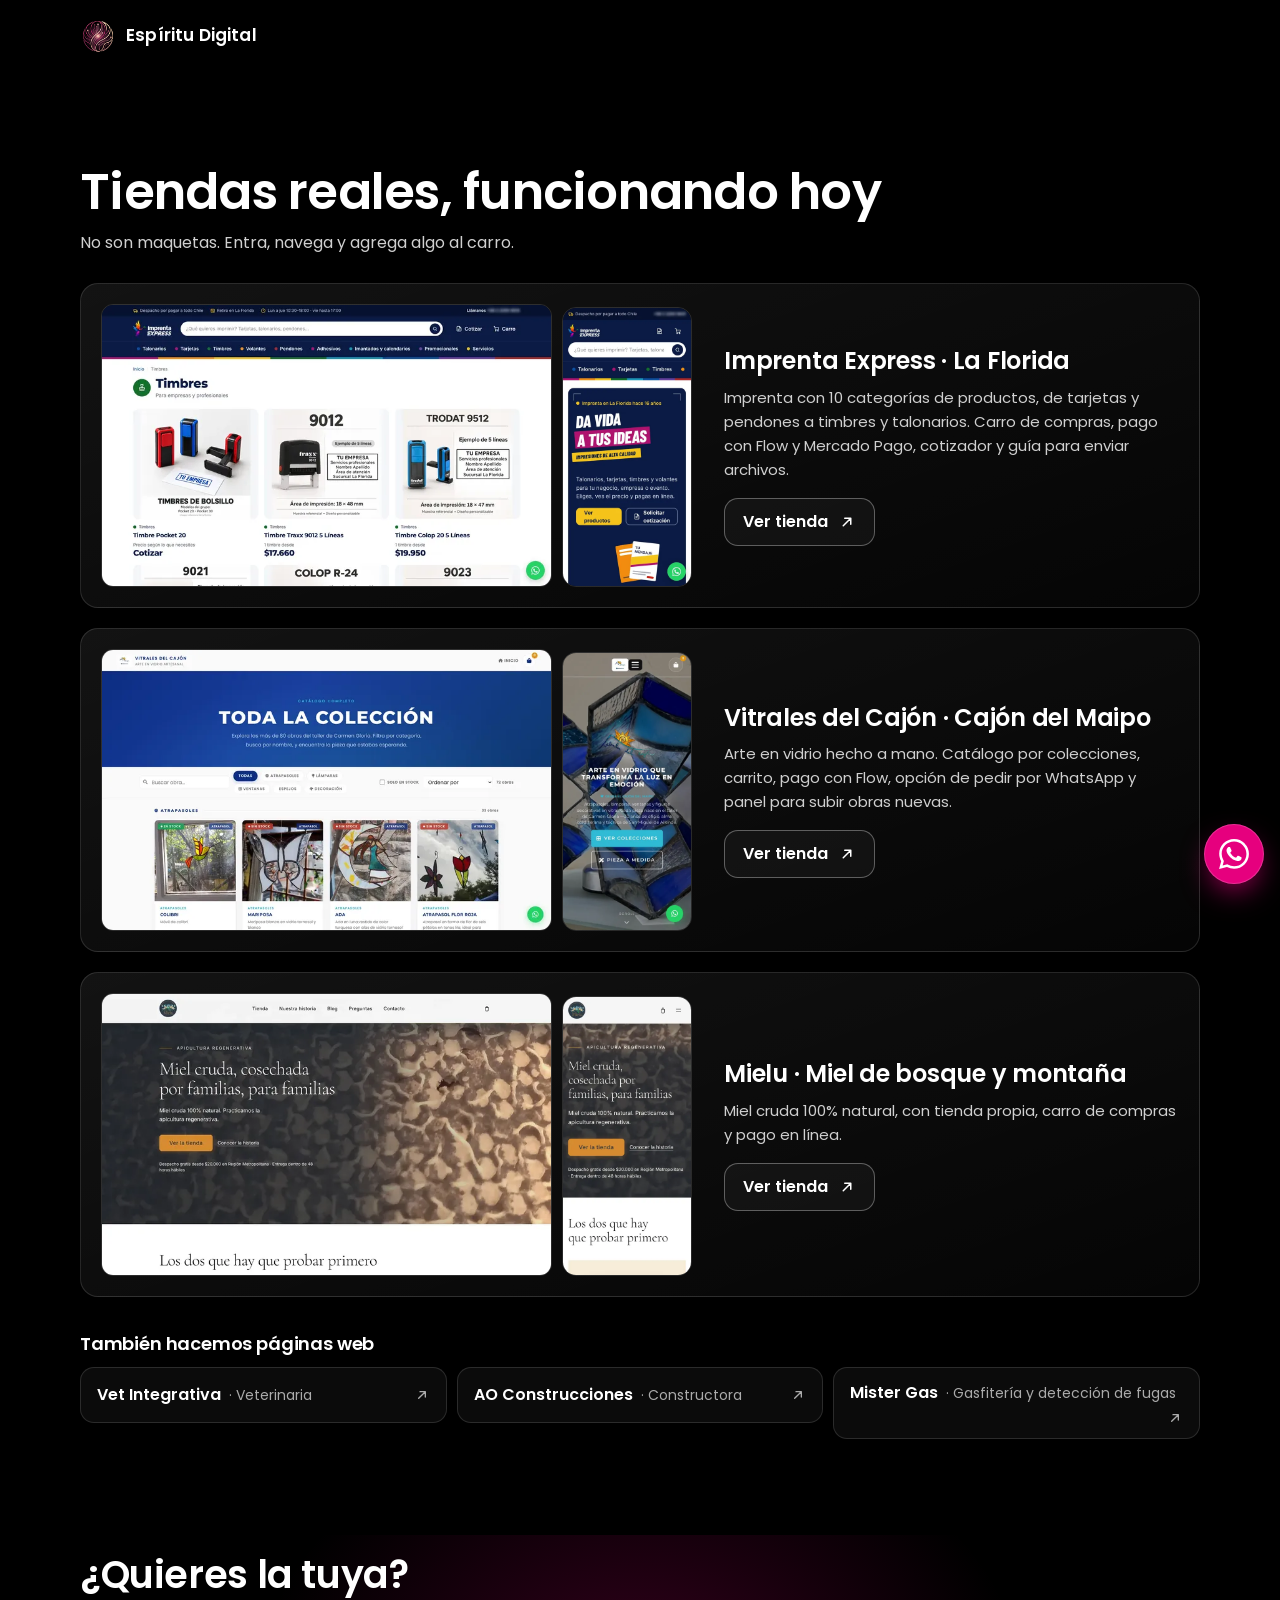
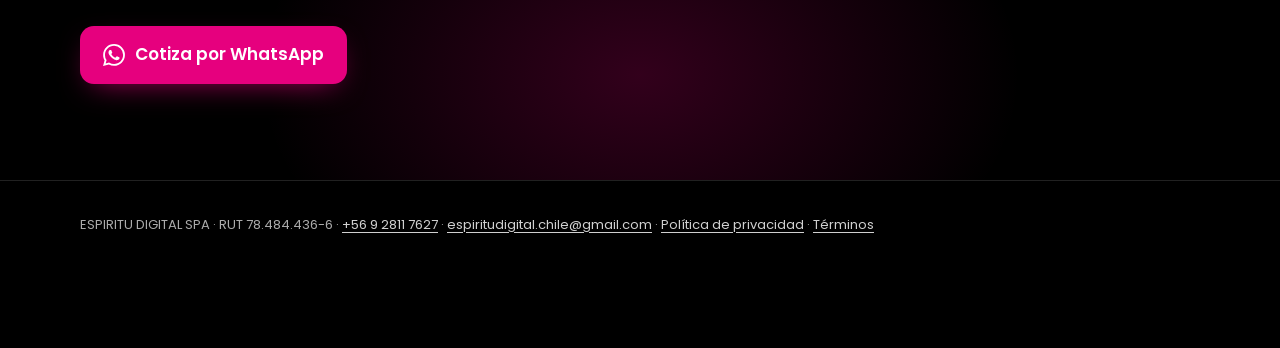
<file: tiendas-online/casos.html>
<!doctype html>
<html lang="es-CL" data-pagina="casos" data-wa="56928117627">
<head>
<meta charset="utf-8">
<meta name="viewport" content="width=device-width, initial-scale=1">
<title>Tiendas y páginas web que hicimos | Espíritu Digital</title>
<meta name="description" content="Tiendas reales, funcionando hoy. No son maquetas. Entra, navega y agrega algo al carro.">
<meta name="robots" content="index, follow, max-image-preview:large">
<link rel="canonical" href="https://espiritudigital.cl/tiendas-online/casos">
<meta name="theme-color" content="#000000">
<meta property="og:type" content="website">
<meta property="og:locale" content="es_CL">
<meta property="og:site_name" content="Espíritu Digital">
<meta property="og:url" content="https://espiritudigital.cl/tiendas-online/casos">
<meta property="og:title" content="Tiendas y páginas web que hicimos | Espíritu Digital">
<meta property="og:description" content="Tiendas reales, funcionando hoy. No son maquetas. Entra, navega y agrega algo al carro.">
<meta property="og:image" content="https://espiritudigital.cl/assets/tiendas-online/img/og-tiendas-online.jpg">
<meta property="og:image:width" content="1200">
<meta property="og:image:height" content="630">
<meta name="twitter:card" content="summary_large_image">
<link rel="icon" href="/assets/tiendas-online/img/logo-64.webp" type="image/webp">
<link rel="preload" href="/assets/tiendas-online/fuentes/poppins-400.woff2" as="font" type="font/woff2" crossorigin>
<link rel="preload" href="/assets/tiendas-online/fuentes/poppins-600.woff2" as="font" type="font/woff2" crossorigin>
<style>@font-face{font-family:"Poppins";font-style:normal;font-weight:400;font-display:swap;src:url(/assets/tiendas-online/fuentes/poppins-400.woff2) format("woff2")}@font-face{font-family:"Poppins";font-style:normal;font-weight:600;font-display:swap;src:url(/assets/tiendas-online/fuentes/poppins-600.woff2) format("woff2")}@font-face{font-family:"Poppins Respaldo";font-weight:400;src:local("Arial"),local("ArialMT"),local("Liberation Sans"),local("LiberationSans"),local("Helvetica");size-adjust:111.23%;ascent-override:94.4%;descent-override:31.47%;line-gap-override:8.99%}@font-face{font-family:"Poppins Respaldo";font-weight:600;src:local("Arial Bold"),local("Arial-BoldMT"),local("Liberation Sans Bold"),local("LiberationSans-Bold"),local("Helvetica Bold");size-adjust:105.93%;ascent-override:99.12%;descent-override:33.04%;line-gap-override:9.44%}:root{--magenta:#E6007E;--magenta-osc:#C2006A;--rosa:#FF5CB0;--fondo:#000;--superficie:rgba(255,255,255,.045);--borde:rgba(255,255,255,.13);--borde-campo:#767676;--texto:#fff;--texto-2:#d0d0d0;--texto-3:#ababab;--error:#ff95aa;--radio:18px;--ancho:1120px;color-scheme:dark}html:not([data-h="tienda"]) .v-tienda,html:not([data-h="carrito"]) .v-carrito,html:not([data-h="precio"]) .v-precio,html:not([data-h="web"]) .v-web,html:not([data-h="alternativa"]) .v-alternativa,html[data-h="web"] .v-noweb{display:none!important}*,*::before,*::after{box-sizing:border-box}html{-webkit-text-size-adjust:100%;text-size-adjust:100%;scroll-behavior:smooth}body{margin:0;background:var(--fondo);color:var(--texto);font:400 1rem/1.6 "Poppins","Poppins Respaldo",system-ui,-apple-system,"Segoe UI",Roboto,Arial,sans-serif;-webkit-font-smoothing:antialiased;overflow-x:hidden}img,svg,video{display:block;max-width:100%}img,video{height:auto}h1,h2,h3,p,ul,ol,figure,blockquote{margin:0}ul,ol{padding:0;list-style:none}a{color:inherit}strong,b{font-weight:600}:focus-visible{outline:3px solid #fff;outline-offset:3px}.sprite{position:absolute;width:0;height:0;overflow:hidden}.sr{position:absolute!important;width:1px;height:1px;padding:0;margin:-1px;overflow:hidden;clip:rect(0,0,0,0);white-space:nowrap;border:0}.ic{width:20px;height:20px;flex:none}.contenedor{width:min(100% - 32px,var(--ancho));margin-inline:auto}section{padding:48px 0;scroll-margin-top:8px}h1{font-size:1.875rem;line-height:1.18;font-weight:600;letter-spacing:-.015em;text-wrap:balance}h2{font-size:1.625rem;line-height:1.24;font-weight:600;letter-spacing:-.01em;text-wrap:balance}h3{font-size:1.125rem;line-height:1.35;font-weight:600}.bajada-seccion{margin-top:10px;color:var(--texto-2)}.cab{padding:14px 0 6px}.logo{display:inline-flex;align-items:center;gap:10px;min-height:44px;text-decoration:none;font-weight:600;font-size:1.0625rem;letter-spacing:.01em}.logo img{width:36px;height:36px}.btn{display:inline-flex;align-items:center;justify-content:center;gap:10px;min-height:52px;padding:12px 22px;border-radius:14px;border:1px solid transparent;font-family:inherit;font-size:1rem;font-weight:600;line-height:1.25;text-align:center;text-decoration:none;cursor:pointer;transition:background-color .2s,border-color .2s,box-shadow .2s}.btn .ic{width:22px;height:22px}.btn-wa{background:var(--magenta);color:#fff;box-shadow:0 10px 30px -12px rgba(230,0,126,.75)}.btn-wa:hover{background:var(--magenta-osc)}.btn-sec{background:rgba(255,255,255,.04);border-color:rgba(255,255,255,.32);color:#fff}.btn-sec:hover{border-color:#fff;background:rgba(255,255,255,.09)}.btn-sec .ic{width:18px;height:18px}.btn-grande{min-height:58px;font-size:1.0625rem}.cta{display:flex;width:100%}.cta-bloque{margin-top:28px}.enlace{display:inline-block;margin-top:16px;font-weight:600;text-decoration:underline;text-underline-offset:4px;padding:6px 0}.tarjeta{position:relative;padding:20px;border:1px solid var(--borde);border-radius:var(--radio);background:linear-gradient(160deg,rgba(255,255,255,.075),rgba(255,255,255,.02))}.portada{position:relative;padding:20px 0 40px;isolation:isolate;overflow:hidden}.portada::before{content:"";position:absolute;z-index:-1;left:50%;top:-180px;width:820px;height:620px;transform:translateX(-50%);background:radial-gradient(closest-side,rgba(230,0,126,.34),rgba(230,0,126,0));pointer-events:none}.portada .bajada{margin-top:16px;font-size:1.0625rem;color:var(--texto-2)}.precio{margin-top:18px;font-size:.9375rem;color:var(--texto-2)}.precio strong{display:block;font-size:1.25rem;line-height:1.35;color:#fff}.acciones{display:grid;gap:12px;margin-top:24px}.respuesta{margin-top:14px;font-size:.875rem;color:var(--texto-3)}.portada-img{margin-top:32px}.portada-img img{width:100%;border-radius:var(--radio)}.nota-pie{margin-top:18px;font-size:.8125rem;line-height:1.5;color:var(--texto-3)}.franja{padding:4px 0 8px}.franja-fila{display:flex;gap:10px;margin:0 -16px;padding:4px 16px 12px;overflow-x:auto;scroll-snap-type:x proximity;scrollbar-width:none}.franja-fila::-webkit-scrollbar{display:none}.franja-item{flex:0 0 auto;display:flex;align-items:center;gap:10px;max-width:250px;padding:12px 16px;border:1px solid var(--borde);border-radius:999px;background:var(--superficie);font-size:.875rem;line-height:1.35;scroll-snap-align:start}.franja-item .ic{color:var(--rosa)}.franja-resenas a{font-weight:600;text-decoration:none}.logos{display:flex;flex-wrap:wrap;align-items:center;gap:24px 32px;margin-top:20px}.logo-cliente{height:32px;width:auto;filter:grayscale(1) brightness(0) invert(1);opacity:.75}.casos{display:grid;gap:16px;margin-top:28px}.caso{display:flex;flex-direction:column}.caso-img img{width:100%;border-radius:12px;margin-bottom:16px}.caso-img--doble{display:grid;grid-template-columns:3.46fr 1fr;gap:10px;align-items:end;margin-bottom:16px}.caso-img--doble img{margin-bottom:0;border:1px solid var(--borde)}.caso-img--doble .caso-celular{border-radius:14px}.caso-titulo{margin-bottom:8px;font-size:1.125rem;line-height:1.35}.caso p{font-size:.9375rem;color:var(--texto-2)}.caso .btn{margin-top:16px;align-self:flex-start;min-height:48px;padding:10px 18px}.webs-titulo{margin:36px 0 12px;font-size:1.125rem}.webs{display:grid;gap:10px}.web{display:flex;align-items:center;flex-wrap:wrap;gap:4px 8px;min-height:56px;padding:12px 16px;border:1px solid var(--borde);border-radius:14px;background:var(--superficie);text-decoration:none}.web span{font-size:.875rem;color:var(--texto-3)}.web .ic{width:16px;height:16px;margin-left:auto;color:var(--texto-3)}.lista-recibes{display:grid;gap:14px;margin-top:24px}.lista-recibes li,.lista-check li{display:grid;grid-template-columns:22px 1fr;gap:12px;color:var(--texto-2)}.lista-recibes li strong{color:#fff}.lista-recibes .ic,.lista-check .ic{width:20px;height:20px;margin-top:3px;color:var(--rosa)}.lista-check{display:grid;gap:9px}.es-tuya{margin-top:28px;border-color:rgba(230,0,126,.5);background:linear-gradient(160deg,rgba(230,0,126,.16),rgba(230,0,126,.03))}.es-tuya h3{margin-bottom:14px;font-size:1.375rem}.es-tuya li{color:#fff}.cap{display:block}.cap::first-letter{text-transform:uppercase}.planes{display:grid;gap:20px;margin-top:28px}.plan{display:flex;flex-direction:column}.plan-nombre{font-size:1.25rem}.plan-precio{margin-top:4px;font-size:1rem;color:#fff}.plan-precio .monto{font-size:1.875rem;line-height:1.2;font-weight:600;color:var(--magenta)}.plan-chica{margin-top:4px;font-size:.875rem;color:var(--texto-3)}.plan-para{margin-top:14px;font-size:.9375rem;color:var(--texto-2)}.plan-para strong{color:#fff}.plan-sub{margin-top:16px;font-size:.9375rem;font-weight:600}.plan .lista-check{margin:10px 0 22px;font-size:.9375rem}.plan .btn{margin-top:auto}.plan--empresa .plan-para{margin-bottom:22px}.etiqueta{position:absolute;top:-13px;right:18px;padding:3px 12px;border-radius:999px;background:var(--magenta);color:#fff;font-size:.8125rem;font-weight:600}html[data-plan="esencial"] .plan--esencial,html[data-plan="pro"] .plan--pro,html[data-plan="empresa"] .plan--empresa{border-color:var(--magenta);box-shadow:0 0 0 1px var(--magenta),0 20px 50px -20px rgba(230,0,126,.7)}.plan-condiciones{margin:-6px 0 22px;font-size:.875rem;color:var(--texto-3)}.web-tarjeta{margin-bottom:48px;border-color:rgba(230,0,126,.5)}.incluido{margin-top:24px;color:var(--texto-2)}.incluido strong{color:#fff}.desplegable{border:1px solid var(--borde);border-radius:14px;background:var(--superficie)}.desplegable summary{display:block;position:relative;min-height:54px;padding:15px 52px 15px 18px;font-weight:600;line-height:1.45;list-style:none;cursor:pointer}.desplegable summary::-webkit-details-marker{display:none}.desplegable summary::after{content:"";position:absolute;right:18px;top:50%;width:14px;height:14px;margin-top:-7px;background:linear-gradient(#fff,#fff) center/14px 2px no-repeat,linear-gradient(#fff,#fff) center/2px 14px no-repeat;transition:transform .2s}.desplegable[open] summary::after{transform:rotate(45deg)}.desplegable>p,.desplegable>ul{padding:0 18px 18px;color:var(--texto-2)}.no-incluye{margin-top:16px}.lista-no{display:grid;gap:6px;list-style:disc;padding-left:38px!important}.lista-no li{padding-left:2px}.lista-no .ic{display:none}.linea-web{display:grid;gap:14px;margin-top:28px;padding:20px;border:1px dashed rgba(255,255,255,.28);border-radius:var(--radio)}.costos{margin-top:16px}.costos-titulo{margin-bottom:10px;font-size:1.25rem}.costos p{color:var(--texto-2)}.pasos{display:grid;gap:18px;margin-top:28px}.paso{display:grid;grid-template-columns:40px 1fr;gap:14px;align-items:start;align-content:start}.paso-num{display:grid;place-items:center;width:40px;height:40px;border-radius:50%;background:var(--magenta);color:#fff;font-weight:600}.paso p{color:var(--texto-2)}.paso strong{color:#fff}.nota-proceso{margin-top:22px;font-size:.9375rem;color:var(--texto-3)}.quien-grid{display:grid;gap:22px}.quien-foto img{width:100%;max-width:420px;border-radius:var(--radio)}.quien-texto p{margin-top:12px;font-size:1.0625rem;color:var(--texto-2)}.quien-texto .quien-dato{font-size:.9375rem;color:var(--texto-3)}.video-boton{position:relative;display:block;margin-top:20px;padding:0;border:0;border-radius:var(--radio);overflow:hidden;background:#111;color:#fff;cursor:pointer}.video-play{position:absolute;inset:auto auto 14px 14px;display:grid;place-items:center;width:56px;height:56px;border-radius:50%;background:var(--magenta)}.video-play .ic{width:26px;height:26px}.resenas{margin-top:40px}.resenas-lista,.testimonios{display:grid;gap:14px;margin-top:16px}.resena p{color:var(--texto-2)}.resena-autor{margin-top:10px;font-size:.875rem;color:var(--texto-3)}.testimonio-transcripcion{margin-top:12px;color:var(--texto-2)}.faq{display:grid;gap:10px;max-width:820px;margin-top:24px}.cierre{position:relative;isolation:isolate;overflow:hidden}.cierre::before{content:"";position:absolute;z-index:-1;left:50%;top:-120px;width:760px;height:520px;transform:translateX(-50%);background:radial-gradient(closest-side,rgba(230,0,126,.22),rgba(230,0,126,0));pointer-events:none}.form{display:grid;gap:18px;margin-top:36px;padding:22px 18px}.form h3{font-size:1.25rem}.campo{display:grid;gap:6px;min-width:0;margin:0;padding:0;border:0}.campo>label:not(.check),.campo legend{padding:0;font-size:.9375rem;font-weight:600}.campo legend{margin-bottom:6px}.form input[type="text"],.form input[type="tel"]{width:100%;min-height:50px;padding:12px 14px;border:1px solid var(--borde-campo);border-radius:12px;background:rgba(255,255,255,.04);color:#fff;font:inherit;font-size:1rem}.form input[type="text"]:focus-visible,.form input[type="tel"]:focus-visible{outline:3px solid #fff;outline-offset:2px;border-color:#fff}.form [aria-invalid="true"]{border-color:var(--error)!important}.opciones{gap:8px}.opcion{display:flex;align-items:center;gap:12px;min-height:48px;padding:10px 14px;border:1px solid var(--borde-campo);border-radius:12px;cursor:pointer}.opcion:has(input:checked){border-color:var(--magenta);background:rgba(230,0,126,.13)}.opcion:has(input:focus-visible){outline:3px solid #fff;outline-offset:2px}.form input[type="radio"],.form input[type="checkbox"]{-webkit-appearance:none;appearance:none;flex:none;display:grid;place-content:center;width:20px;height:20px;margin:0;border:2px solid #9e9e9e;border-radius:50%;background:transparent;cursor:pointer}.form input[type="checkbox"]{border-radius:6px}.form input[type="radio"]::before{content:"";width:8px;height:8px;border-radius:50%;background:#fff;transform:scale(0);transition:transform .15s}.form input[type="checkbox"]::before{content:"";width:10px;height:5px;margin-top:-3px;border:solid #fff;border-width:0 0 2.5px 2.5px;transform:rotate(-45deg) scale(0);transition:transform .15s}.form input:checked{border-color:var(--magenta);background:var(--magenta)}.form input[type="radio"]:checked::before{transform:scale(1)}.form input[type="checkbox"]:checked::before{transform:rotate(-45deg) scale(1)}.form input[type="checkbox"]:focus-visible{outline:3px solid #fff;outline-offset:2px}.check{display:grid;grid-template-columns:20px 1fr;gap:12px;font-size:.9375rem;color:var(--texto-2);cursor:pointer}.check input{margin-top:3px!important}.check a{color:#fff;text-decoration:underline;text-underline-offset:3px}.error{font-size:.875rem;font-weight:600;color:var(--error)}.error[hidden]{display:none}.hp{position:absolute;left:-10000px;top:auto;width:1px;height:1px;overflow:hidden}.form-nota{font-size:.875rem;color:var(--texto-3)}.form-falla{display:grid;gap:12px;padding:16px;border:1px solid var(--error);border-radius:14px}.form-falla[hidden]{display:none}.form button[disabled]{opacity:.7;cursor:progress}.cierre--corto{padding-top:16px}.gracias{padding-top:40px;min-height:60vh}.gracias-enlace{margin-top:22px;color:var(--texto-2)}.gracias-enlace a{color:#fff;text-underline-offset:3px}.pie{padding:28px 0 108px;border-top:1px solid var(--borde);font-size:.8125rem;line-height:2.1;color:var(--texto-3)}.pie a{display:inline-block;padding:2px 0;color:var(--texto-2);text-underline-offset:3px}.flotante{position:fixed;right:16px;bottom:calc(16px + env(safe-area-inset-bottom,0px));z-index:50;display:grid;place-items:center;width:60px;height:60px;border-radius:50%;background:var(--magenta);color:#fff;box-shadow:0 12px 30px -8px rgba(230,0,126,.8),inset 0 0 0 1px rgba(255,255,255,.18)}.flotante:hover{background:var(--magenta-osc)}.flotante .ic{width:30px;height:30px}@media (min-width:600px){.acciones{grid-template-columns:auto auto;justify-content:start}.acciones .cta,.cta-bloque .cta,.linea-web .cta{width:auto;display:inline-flex}.webs{grid-template-columns:repeat(3,1fr)}.linea-web{grid-template-columns:1fr auto;align-items:center}}@media (min-width:900px){section{padding:96px 0}h1{font-size:3.125rem;line-height:1.12}h2{font-size:2.375rem}.portada{padding:56px 0 88px}.portada .contenedor{display:grid;grid-template-columns:1.05fr .95fr;gap:56px;align-items:center}.portada .nota-pie{grid-column:1/-1}.portada .bajada{font-size:1.1875rem}.portada-img{margin-top:0}.franja-fila{display:grid;grid-template-columns:repeat(auto-fit,minmax(200px,1fr));margin:0;padding:0;overflow:visible}.franja-item{max-width:none;border-radius:16px}.casos{grid-template-columns:repeat(2,1fr);gap:20px}.caso--destacado{grid-column:1/-1;display:grid;grid-template-columns:1.15fr 1fr;gap:32px;align-items:center}.caso--destacado .caso-img img{margin-bottom:0}.casos--grandes{grid-template-columns:1fr}.casos--grandes .caso{display:grid;grid-template-columns:1.3fr 1fr;gap:32px;align-items:center}.casos--grandes .caso-titulo{font-size:1.5rem}.casos--grandes .caso-img,.casos--grandes .caso-img img{margin-bottom:0}.lista-recibes{grid-template-columns:repeat(2,1fr);gap:22px 48px}.planes{grid-template-columns:repeat(3,1fr);align-items:stretch}.web-tarjeta{max-width:760px}.pasos{grid-template-columns:repeat(5,1fr);gap:24px}.paso{grid-template-columns:1fr}.quien-grid{grid-template-columns:minmax(260px,380px) 1fr;gap:56px;align-items:center}.quien-grid--sin-foto{grid-template-columns:minmax(0,820px)}.resenas-lista,.testimonios{grid-template-columns:repeat(3,1fr)}.cierre-grid{display:grid;grid-template-columns:1fr 1fr;gap:64px;align-items:start}.cierre-texto{position:sticky;top:32px}.form{margin-top:0;padding:28px}.gracias{padding-top:72px}}</style>
<script type="application/ld+json">{"@context":"https://schema.org","@graph":[{"@type":"Organization","@id":"https://espiritudigital.cl/#organization","name":"Espíritu Digital","legalName":"ESPIRITU DIGITAL SPA","taxID":"78.484.436-6","url":"https://espiritudigital.cl/","logo":"https://espiritudigital.cl/logotipo.webp","email":"espiritudigital.chile@gmail.com","telephone":"+56928117627","address":{"@type":"PostalAddress","addressLocality":"San José de Maipo","addressRegion":"Región Metropolitana","addressCountry":"CL"},"areaServed":{"@type":"Country","name":"Chile"}}]}</script>
<script src="/assets/tiendas-online/js/landing.js?v=355b971086" defer></script>
</head>
<body>
<svg class="sprite" aria-hidden="true" focusable="false" xmlns="http://www.w3.org/2000/svg"><symbol id="i-wa" viewBox="0 0 24 24"><path fill="currentColor" d="M17.47 14.38c-.3-.15-1.76-.87-2.03-.97-.27-.1-.47-.15-.67.15-.2.3-.77.97-.94 1.16-.17.2-.35.22-.64.08-.3-.15-1.26-.47-2.39-1.48-.88-.79-1.48-1.76-1.65-2.06-.17-.3-.02-.46.13-.6.13-.14.3-.35.45-.52.15-.18.2-.3.3-.5.1-.2.05-.37-.03-.52-.07-.15-.67-1.61-.92-2.2-.24-.59-.49-.5-.67-.51h-.57c-.2 0-.52.07-.79.37-.27.3-1.04 1.02-1.04 2.48 0 1.46 1.07 2.88 1.21 3.07.15.2 2.1 3.2 5.08 4.49.71.31 1.26.49 1.7.63.71.22 1.36.19 1.87.12.57-.09 1.76-.72 2-1.41.25-.7.25-1.29.18-1.42-.08-.12-.27-.2-.57-.34M12.05 21.79h-.01a9.87 9.87 0 0 1-5.03-1.38l-.36-.21-3.74.98 1-3.65-.24-.37a9.86 9.86 0 0 1-1.51-5.26c0-5.45 4.44-9.88 9.89-9.88a9.83 9.83 0 0 1 9.88 9.89c0 5.45-4.43 9.88-9.88 9.88m8.41-18.3A11.82 11.82 0 0 0 12.05 0C5.5 0 .16 5.34.16 11.89c0 2.1.55 4.14 1.59 5.95L.06 24l6.3-1.65a11.88 11.88 0 0 0 5.68 1.45h.01c6.55 0 11.89-5.34 11.89-11.89a11.82 11.82 0 0 0-3.48-8.41Z"/></symbol><symbol id="i-pago" viewBox="0 0 24 24"><g fill="none" stroke="currentColor" stroke-width="1.8" stroke-linecap="round" stroke-linejoin="round"><rect x="3" y="5" width="18" height="14" rx="2.5"/><path d="M3 10h18M7 15h3M14 15h3"/></g></symbol><symbol id="i-llave" viewBox="0 0 24 24"><g fill="none" stroke="currentColor" stroke-width="1.8" stroke-linecap="round" stroke-linejoin="round"><circle cx="8" cy="15" r="4"/><path d="m10.9 12.1 9.1-9.1M16 7l3 3M13.5 9.5l2 2"/></g></symbol><symbol id="i-charla" viewBox="0 0 24 24"><path fill="none" stroke="currentColor" stroke-width="1.8" stroke-linejoin="round" d="M20.5 12a8.5 8.5 0 0 1-12.4 7.55L3.5 20.5l1-4.4A8.5 8.5 0 1 1 20.5 12Z"/></symbol><symbol id="i-empresa" viewBox="0 0 24 24"><g fill="none" stroke="currentColor" stroke-width="1.8" stroke-linecap="round" stroke-linejoin="round"><path d="M4 21V8l8-5 8 5v13M3 21h18M9 21v-6h6v6M9 10h.01M15 10h.01"/></g></symbol><symbol id="i-rondas" viewBox="0 0 24 24"><g fill="none" stroke="currentColor" stroke-width="1.8" stroke-linecap="round" stroke-linejoin="round"><path d="M20 11a8 8 0 0 0-14.6-4.5M4 4v4h4M4 13a8 8 0 0 0 14.6 4.5M20 20v-4h-4"/></g></symbol><symbol id="i-check" viewBox="0 0 24 24"><path fill="none" stroke="currentColor" stroke-width="2.2" stroke-linecap="round" stroke-linejoin="round" d="m5 12.5 4.2 4.2L19 7"/></symbol><symbol id="i-externo" viewBox="0 0 24 24"><path fill="none" stroke="currentColor" stroke-width="2" stroke-linecap="round" stroke-linejoin="round" d="M7 17 17 7M9 7h8v8"/></symbol><symbol id="i-play" viewBox="0 0 24 24"><path fill="currentColor" d="M8 5.5v13a1 1 0 0 0 1.5.86l10.6-6.5a1 1 0 0 0 0-1.72L9.5 4.64A1 1 0 0 0 8 5.5Z"/></symbol></svg>
<header class="cab"><div class="contenedor"><a class="logo" href="/tiendas-online"><img src="/assets/tiendas-online/img/logo-64.webp" srcset="/assets/tiendas-online/img/logo-64.webp 64w, /assets/tiendas-online/img/logo-96.webp 96w" sizes="36px" width="36" height="36" alt=""><span>Espíritu Digital</span></a></div></header>
<main id="contenido">
<section class="tiendas pagina-casos" aria-labelledby="titulo-casos"><div class="contenedor">
<h1 id="titulo-casos">Tiendas reales, funcionando hoy</h1>
<p class="bajada-seccion">No son maquetas. Entra, navega y agrega algo al carro.</p>
<div class="casos casos--grandes">
<article class="tarjeta caso caso--destacado">
<div class="caso-img caso-img--doble"><img src="/assets/tiendas-online/img/caso-imprenta-express-computador-1440.webp" srcset="/assets/tiendas-online/img/caso-imprenta-express-computador-720.webp 720w, /assets/tiendas-online/img/caso-imprenta-express-computador-1440.webp 1440w" sizes="(min-width: 900px) 470px, calc((100vw - 72px) * .77)" width="1440" height="900" alt="Catálogo de timbres de la tienda de Imprenta Express en computador" loading="lazy" decoding="async"><img src="/assets/tiendas-online/img/caso-imprenta-express-celular-780.webp" srcset="/assets/tiendas-online/img/caso-imprenta-express-celular-390.webp 390w, /assets/tiendas-online/img/caso-imprenta-express-celular-780.webp 780w" sizes="(min-width: 900px) 140px, calc((100vw - 72px) * .23)" width="780" height="1688" alt="Tienda de Imprenta Express en celular" loading="lazy" decoding="async" class="caso-celular"></div><div class="caso-texto">
<h2 class="caso-titulo">Imprenta Express · La Florida</h2>
<p>Imprenta con 10 categorías de productos, de tarjetas y pendones a timbres y talonarios. Carro de compras, pago con Flow y Mercado Pago, cotizador y guía para enviar archivos.</p>
<a class="btn btn-sec" href="https://imprentaexpresslaflorida.cl" target="_blank" rel="noopener" data-caso="imprenta-express">Ver tienda<span class="sr"> Imprenta Express (se abre en otra pestaña)</span><svg class="ic" aria-hidden="true" focusable="false"><use href="#i-externo"/></svg></a>
</div>
</article>
<article class="tarjeta caso">
<div class="caso-img caso-img--doble"><img src="/assets/tiendas-online/img/caso-vitrales-del-cajon-computador-1440.webp" srcset="/assets/tiendas-online/img/caso-vitrales-del-cajon-computador-720.webp 720w, /assets/tiendas-online/img/caso-vitrales-del-cajon-computador-1440.webp 1440w" sizes="(min-width: 900px) 470px, calc((100vw - 72px) * .77)" width="1440" height="900" alt="Catálogo por colecciones de Vitrales del Cajón en computador" loading="lazy" decoding="async"><img src="/assets/tiendas-online/img/caso-vitrales-del-cajon-celular-780.webp" srcset="/assets/tiendas-online/img/caso-vitrales-del-cajon-celular-390.webp 390w, /assets/tiendas-online/img/caso-vitrales-del-cajon-celular-780.webp 780w" sizes="(min-width: 900px) 140px, calc((100vw - 72px) * .23)" width="780" height="1688" alt="Tienda de Vitrales del Cajón en celular" loading="lazy" decoding="async" class="caso-celular"></div><div class="caso-texto">
<h2 class="caso-titulo">Vitrales del Cajón · Cajón del Maipo</h2>
<p>Arte en vidrio hecho a mano. Catálogo por colecciones, carrito, pago con Flow, opción de pedir por WhatsApp y panel para subir obras nuevas.</p>
<a class="btn btn-sec" href="https://vitralesdelcajon.cl" target="_blank" rel="noopener" data-caso="vitrales-del-cajon">Ver tienda<span class="sr"> Vitrales del Cajón (se abre en otra pestaña)</span><svg class="ic" aria-hidden="true" focusable="false"><use href="#i-externo"/></svg></a>
</div>
</article>
<article class="tarjeta caso">
<div class="caso-img caso-img--doble"><img src="/assets/tiendas-online/img/caso-mielu-computador-1440.webp" srcset="/assets/tiendas-online/img/caso-mielu-computador-720.webp 720w, /assets/tiendas-online/img/caso-mielu-computador-1440.webp 1440w" sizes="(min-width: 900px) 470px, calc((100vw - 72px) * .77)" width="1440" height="900" alt="Tienda de Mielu en computador" loading="lazy" decoding="async"><img src="/assets/tiendas-online/img/caso-mielu-celular-780.webp" srcset="/assets/tiendas-online/img/caso-mielu-celular-390.webp 390w, /assets/tiendas-online/img/caso-mielu-celular-780.webp 780w" sizes="(min-width: 900px) 140px, calc((100vw - 72px) * .23)" width="780" height="1688" alt="Tienda de Mielu en celular" loading="lazy" decoding="async" class="caso-celular"></div><div class="caso-texto">
<h2 class="caso-titulo">Mielu · Miel de bosque y montaña</h2>
<p>Miel cruda 100% natural, con tienda propia, carro de compras y pago en línea.</p>
<a class="btn btn-sec" href="https://mielu.cl" target="_blank" rel="noopener" data-caso="mielu">Ver tienda<span class="sr"> Mielu (se abre en otra pestaña)</span><svg class="ic" aria-hidden="true" focusable="false"><use href="#i-externo"/></svg></a>
</div>
</article>
</div>
<h2 class="webs-titulo">También hacemos páginas web</h2>
<ul class="webs"><li><a class="web" href="https://vetintegrativa.cl" target="_blank" rel="noopener" data-caso="vet-integrativa"><strong>Vet Integrativa</strong> <span>· Veterinaria</span><span class="sr"> (se abre en otra pestaña)</span><svg class="ic" aria-hidden="true" focusable="false"><use href="#i-externo"/></svg></a></li><li><a class="web" href="https://aoconstrucciones.cl" target="_blank" rel="noopener" data-caso="ao-construcciones"><strong>AO Construcciones</strong> <span>· Constructora</span><span class="sr"> (se abre en otra pestaña)</span><svg class="ic" aria-hidden="true" focusable="false"><use href="#i-externo"/></svg></a></li><li><a class="web" href="https://mistergas.cl" target="_blank" rel="noopener" data-caso="mister-gas"><strong>Mister Gas</strong> <span>· Gasfitería y detección de fugas</span><span class="sr"> (se abre en otra pestaña)</span><svg class="ic" aria-hidden="true" focusable="false"><use href="#i-externo"/></svg></a></li></ul>
</div></section>
<section class="cierre cierre--corto" aria-labelledby="titulo-cierre-casos"><div class="contenedor">
<h2 id="titulo-cierre-casos">¿Quieres la tuya?</h2>
<div class="cta-bloque"><a class="btn btn-wa btn-grande cta" href="https://wa.me/56928117627?text=Hola%20Cristian%2C%20vi%20sus%20tiendas%20y%20quiero%20una%20para%20mi%20negocio." target="_blank" rel="noopener" data-wa="casos_cierre" data-msg="Hola Cristian, vi sus tiendas y quiero una para mi negocio."><svg class="ic" aria-hidden="true" focusable="false"><use href="#i-wa"/></svg>Cotiza por WhatsApp</a></div>
</div></section>
</main>
<footer class="pie"><div class="contenedor"><p>ESPIRITU DIGITAL SPA · RUT 78.484.436-6 · <a href="tel:+56928117627">+56 9 2811 7627</a> · <a href="mailto:espiritudigital.chile@gmail.com">espiritudigital.chile@gmail.com</a> · <a href="/politica-privacidad">Política de privacidad</a> · <a href="/terminos">Términos</a></p></div></footer>
<a class="flotante" href="https://wa.me/56928117627?text=Hola%20Cristian%2C%20tengo%20una%20consulta%20sobre%20tiendas%20online." target="_blank" rel="noopener" data-wa="flotante" data-msg="Hola Cristian, tengo una consulta sobre tiendas online." aria-label="Escríbeme por WhatsApp"><svg class="ic" aria-hidden="true" focusable="false"><use href="#i-wa"/></svg></a>
</body>
</html>
</file>
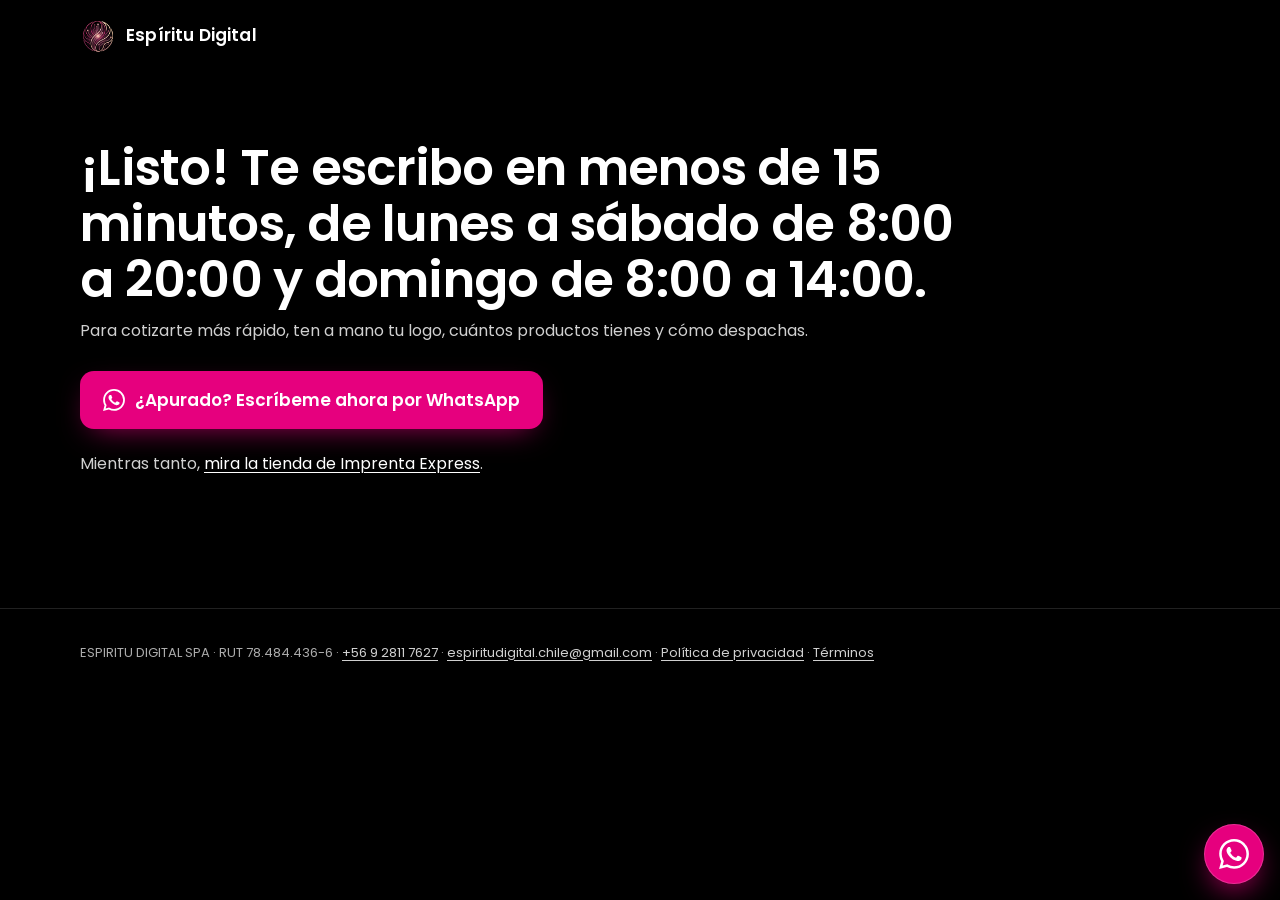
<file: tiendas-online/gracias.html>
<!doctype html>
<html lang="es-CL" data-pagina="gracias" data-wa="56928117627">
<head>
<meta charset="utf-8">
<meta name="viewport" content="width=device-width, initial-scale=1">
<title>¡Listo! | Espíritu Digital</title>
<meta name="description" content="Para cotizarte más rápido, ten a mano tu logo, cuántos productos tienes y cómo despachas.">
<meta name="robots" content="noindex">
<meta name="theme-color" content="#000000">
<meta property="og:type" content="website">
<meta property="og:locale" content="es_CL">
<meta property="og:site_name" content="Espíritu Digital">
<meta property="og:title" content="¡Listo! | Espíritu Digital">
<meta property="og:description" content="Para cotizarte más rápido, ten a mano tu logo, cuántos productos tienes y cómo despachas.">
<link rel="icon" href="/assets/tiendas-online/img/logo-64.webp" type="image/webp">
<link rel="preload" href="/assets/tiendas-online/fuentes/poppins-400.woff2" as="font" type="font/woff2" crossorigin>
<link rel="preload" href="/assets/tiendas-online/fuentes/poppins-600.woff2" as="font" type="font/woff2" crossorigin>
<style>@font-face{font-family:"Poppins";font-style:normal;font-weight:400;font-display:swap;src:url(/assets/tiendas-online/fuentes/poppins-400.woff2) format("woff2")}@font-face{font-family:"Poppins";font-style:normal;font-weight:600;font-display:swap;src:url(/assets/tiendas-online/fuentes/poppins-600.woff2) format("woff2")}@font-face{font-family:"Poppins Respaldo";font-weight:400;src:local("Arial"),local("ArialMT"),local("Liberation Sans"),local("LiberationSans"),local("Helvetica");size-adjust:111.23%;ascent-override:94.4%;descent-override:31.47%;line-gap-override:8.99%}@font-face{font-family:"Poppins Respaldo";font-weight:600;src:local("Arial Bold"),local("Arial-BoldMT"),local("Liberation Sans Bold"),local("LiberationSans-Bold"),local("Helvetica Bold");size-adjust:105.93%;ascent-override:99.12%;descent-override:33.04%;line-gap-override:9.44%}:root{--magenta:#E6007E;--magenta-osc:#C2006A;--rosa:#FF5CB0;--fondo:#000;--superficie:rgba(255,255,255,.045);--borde:rgba(255,255,255,.13);--borde-campo:#767676;--texto:#fff;--texto-2:#d0d0d0;--texto-3:#ababab;--error:#ff95aa;--radio:18px;--ancho:1120px;color-scheme:dark}html:not([data-h="tienda"]) .v-tienda,html:not([data-h="carrito"]) .v-carrito,html:not([data-h="precio"]) .v-precio,html:not([data-h="web"]) .v-web,html:not([data-h="alternativa"]) .v-alternativa,html[data-h="web"] .v-noweb{display:none!important}*,*::before,*::after{box-sizing:border-box}html{-webkit-text-size-adjust:100%;text-size-adjust:100%;scroll-behavior:smooth}body{margin:0;background:var(--fondo);color:var(--texto);font:400 1rem/1.6 "Poppins","Poppins Respaldo",system-ui,-apple-system,"Segoe UI",Roboto,Arial,sans-serif;-webkit-font-smoothing:antialiased;overflow-x:hidden}img,svg,video{display:block;max-width:100%}img,video{height:auto}h1,h2,h3,p,ul,ol,figure,blockquote{margin:0}ul,ol{padding:0;list-style:none}a{color:inherit}strong,b{font-weight:600}:focus-visible{outline:3px solid #fff;outline-offset:3px}.sprite{position:absolute;width:0;height:0;overflow:hidden}.sr{position:absolute!important;width:1px;height:1px;padding:0;margin:-1px;overflow:hidden;clip:rect(0,0,0,0);white-space:nowrap;border:0}.ic{width:20px;height:20px;flex:none}.contenedor{width:min(100% - 32px,var(--ancho));margin-inline:auto}section{padding:48px 0;scroll-margin-top:8px}h1{font-size:1.875rem;line-height:1.18;font-weight:600;letter-spacing:-.015em;text-wrap:balance}h2{font-size:1.625rem;line-height:1.24;font-weight:600;letter-spacing:-.01em;text-wrap:balance}h3{font-size:1.125rem;line-height:1.35;font-weight:600}.bajada-seccion{margin-top:10px;color:var(--texto-2)}.cab{padding:14px 0 6px}.logo{display:inline-flex;align-items:center;gap:10px;min-height:44px;text-decoration:none;font-weight:600;font-size:1.0625rem;letter-spacing:.01em}.logo img{width:36px;height:36px}.btn{display:inline-flex;align-items:center;justify-content:center;gap:10px;min-height:52px;padding:12px 22px;border-radius:14px;border:1px solid transparent;font-family:inherit;font-size:1rem;font-weight:600;line-height:1.25;text-align:center;text-decoration:none;cursor:pointer;transition:background-color .2s,border-color .2s,box-shadow .2s}.btn .ic{width:22px;height:22px}.btn-wa{background:var(--magenta);color:#fff;box-shadow:0 10px 30px -12px rgba(230,0,126,.75)}.btn-wa:hover{background:var(--magenta-osc)}.btn-sec{background:rgba(255,255,255,.04);border-color:rgba(255,255,255,.32);color:#fff}.btn-sec:hover{border-color:#fff;background:rgba(255,255,255,.09)}.btn-sec .ic{width:18px;height:18px}.btn-grande{min-height:58px;font-size:1.0625rem}.cta{display:flex;width:100%}.cta-bloque{margin-top:28px}.enlace{display:inline-block;margin-top:16px;font-weight:600;text-decoration:underline;text-underline-offset:4px;padding:6px 0}.tarjeta{position:relative;padding:20px;border:1px solid var(--borde);border-radius:var(--radio);background:linear-gradient(160deg,rgba(255,255,255,.075),rgba(255,255,255,.02))}.portada{position:relative;padding:20px 0 40px;isolation:isolate;overflow:hidden}.portada::before{content:"";position:absolute;z-index:-1;left:50%;top:-180px;width:820px;height:620px;transform:translateX(-50%);background:radial-gradient(closest-side,rgba(230,0,126,.34),rgba(230,0,126,0));pointer-events:none}.portada .bajada{margin-top:16px;font-size:1.0625rem;color:var(--texto-2)}.precio{margin-top:18px;font-size:.9375rem;color:var(--texto-2)}.precio strong{display:block;font-size:1.25rem;line-height:1.35;color:#fff}.acciones{display:grid;gap:12px;margin-top:24px}.respuesta{margin-top:14px;font-size:.875rem;color:var(--texto-3)}.portada-img{margin-top:32px}.portada-img img{width:100%;border-radius:var(--radio)}.nota-pie{margin-top:18px;font-size:.8125rem;line-height:1.5;color:var(--texto-3)}.franja{padding:4px 0 8px}.franja-fila{display:flex;gap:10px;margin:0 -16px;padding:4px 16px 12px;overflow-x:auto;scroll-snap-type:x proximity;scrollbar-width:none}.franja-fila::-webkit-scrollbar{display:none}.franja-item{flex:0 0 auto;display:flex;align-items:center;gap:10px;max-width:250px;padding:12px 16px;border:1px solid var(--borde);border-radius:999px;background:var(--superficie);font-size:.875rem;line-height:1.35;scroll-snap-align:start}.franja-item .ic{color:var(--rosa)}.franja-resenas a{font-weight:600;text-decoration:none}.logos{display:flex;flex-wrap:wrap;align-items:center;gap:24px 32px;margin-top:20px}.logo-cliente{height:32px;width:auto;filter:grayscale(1) brightness(0) invert(1);opacity:.75}.casos{display:grid;gap:16px;margin-top:28px}.caso{display:flex;flex-direction:column}.caso-img img{width:100%;border-radius:12px;margin-bottom:16px}.caso-img--doble{display:grid;grid-template-columns:3.46fr 1fr;gap:10px;align-items:end;margin-bottom:16px}.caso-img--doble img{margin-bottom:0;border:1px solid var(--borde)}.caso-img--doble .caso-celular{border-radius:14px}.caso-titulo{margin-bottom:8px;font-size:1.125rem;line-height:1.35}.caso p{font-size:.9375rem;color:var(--texto-2)}.caso .btn{margin-top:16px;align-self:flex-start;min-height:48px;padding:10px 18px}.webs-titulo{margin:36px 0 12px;font-size:1.125rem}.webs{display:grid;gap:10px}.web{display:flex;align-items:center;flex-wrap:wrap;gap:4px 8px;min-height:56px;padding:12px 16px;border:1px solid var(--borde);border-radius:14px;background:var(--superficie);text-decoration:none}.web span{font-size:.875rem;color:var(--texto-3)}.web .ic{width:16px;height:16px;margin-left:auto;color:var(--texto-3)}.lista-recibes{display:grid;gap:14px;margin-top:24px}.lista-recibes li,.lista-check li{display:grid;grid-template-columns:22px 1fr;gap:12px;color:var(--texto-2)}.lista-recibes li strong{color:#fff}.lista-recibes .ic,.lista-check .ic{width:20px;height:20px;margin-top:3px;color:var(--rosa)}.lista-check{display:grid;gap:9px}.es-tuya{margin-top:28px;border-color:rgba(230,0,126,.5);background:linear-gradient(160deg,rgba(230,0,126,.16),rgba(230,0,126,.03))}.es-tuya h3{margin-bottom:14px;font-size:1.375rem}.es-tuya li{color:#fff}.cap{display:block}.cap::first-letter{text-transform:uppercase}.planes{display:grid;gap:20px;margin-top:28px}.plan{display:flex;flex-direction:column}.plan-nombre{font-size:1.25rem}.plan-precio{margin-top:4px;font-size:1rem;color:#fff}.plan-precio .monto{font-size:1.875rem;line-height:1.2;font-weight:600;color:var(--magenta)}.plan-chica{margin-top:4px;font-size:.875rem;color:var(--texto-3)}.plan-para{margin-top:14px;font-size:.9375rem;color:var(--texto-2)}.plan-para strong{color:#fff}.plan-sub{margin-top:16px;font-size:.9375rem;font-weight:600}.plan .lista-check{margin:10px 0 22px;font-size:.9375rem}.plan .btn{margin-top:auto}.plan--empresa .plan-para{margin-bottom:22px}.etiqueta{position:absolute;top:-13px;right:18px;padding:3px 12px;border-radius:999px;background:var(--magenta);color:#fff;font-size:.8125rem;font-weight:600}html[data-plan="esencial"] .plan--esencial,html[data-plan="pro"] .plan--pro,html[data-plan="empresa"] .plan--empresa{border-color:var(--magenta);box-shadow:0 0 0 1px var(--magenta),0 20px 50px -20px rgba(230,0,126,.7)}.plan-condiciones{margin:-6px 0 22px;font-size:.875rem;color:var(--texto-3)}.web-tarjeta{margin-bottom:48px;border-color:rgba(230,0,126,.5)}.incluido{margin-top:24px;color:var(--texto-2)}.incluido strong{color:#fff}.desplegable{border:1px solid var(--borde);border-radius:14px;background:var(--superficie)}.desplegable summary{display:block;position:relative;min-height:54px;padding:15px 52px 15px 18px;font-weight:600;line-height:1.45;list-style:none;cursor:pointer}.desplegable summary::-webkit-details-marker{display:none}.desplegable summary::after{content:"";position:absolute;right:18px;top:50%;width:14px;height:14px;margin-top:-7px;background:linear-gradient(#fff,#fff) center/14px 2px no-repeat,linear-gradient(#fff,#fff) center/2px 14px no-repeat;transition:transform .2s}.desplegable[open] summary::after{transform:rotate(45deg)}.desplegable>p,.desplegable>ul{padding:0 18px 18px;color:var(--texto-2)}.no-incluye{margin-top:16px}.lista-no{display:grid;gap:6px;list-style:disc;padding-left:38px!important}.lista-no li{padding-left:2px}.lista-no .ic{display:none}.linea-web{display:grid;gap:14px;margin-top:28px;padding:20px;border:1px dashed rgba(255,255,255,.28);border-radius:var(--radio)}.costos{margin-top:16px}.costos-titulo{margin-bottom:10px;font-size:1.25rem}.costos p{color:var(--texto-2)}.pasos{display:grid;gap:18px;margin-top:28px}.paso{display:grid;grid-template-columns:40px 1fr;gap:14px;align-items:start;align-content:start}.paso-num{display:grid;place-items:center;width:40px;height:40px;border-radius:50%;background:var(--magenta);color:#fff;font-weight:600}.paso p{color:var(--texto-2)}.paso strong{color:#fff}.nota-proceso{margin-top:22px;font-size:.9375rem;color:var(--texto-3)}.quien-grid{display:grid;gap:22px}.quien-foto img{width:100%;max-width:420px;border-radius:var(--radio)}.quien-texto p{margin-top:12px;font-size:1.0625rem;color:var(--texto-2)}.quien-texto .quien-dato{font-size:.9375rem;color:var(--texto-3)}.video-boton{position:relative;display:block;margin-top:20px;padding:0;border:0;border-radius:var(--radio);overflow:hidden;background:#111;color:#fff;cursor:pointer}.video-play{position:absolute;inset:auto auto 14px 14px;display:grid;place-items:center;width:56px;height:56px;border-radius:50%;background:var(--magenta)}.video-play .ic{width:26px;height:26px}.resenas{margin-top:40px}.resenas-lista,.testimonios{display:grid;gap:14px;margin-top:16px}.resena p{color:var(--texto-2)}.resena-autor{margin-top:10px;font-size:.875rem;color:var(--texto-3)}.testimonio-transcripcion{margin-top:12px;color:var(--texto-2)}.faq{display:grid;gap:10px;max-width:820px;margin-top:24px}.cierre{position:relative;isolation:isolate;overflow:hidden}.cierre::before{content:"";position:absolute;z-index:-1;left:50%;top:-120px;width:760px;height:520px;transform:translateX(-50%);background:radial-gradient(closest-side,rgba(230,0,126,.22),rgba(230,0,126,0));pointer-events:none}.form{display:grid;gap:18px;margin-top:36px;padding:22px 18px}.form h3{font-size:1.25rem}.campo{display:grid;gap:6px;min-width:0;margin:0;padding:0;border:0}.campo>label:not(.check),.campo legend{padding:0;font-size:.9375rem;font-weight:600}.campo legend{margin-bottom:6px}.form input[type="text"],.form input[type="tel"]{width:100%;min-height:50px;padding:12px 14px;border:1px solid var(--borde-campo);border-radius:12px;background:rgba(255,255,255,.04);color:#fff;font:inherit;font-size:1rem}.form input[type="text"]:focus-visible,.form input[type="tel"]:focus-visible{outline:3px solid #fff;outline-offset:2px;border-color:#fff}.form [aria-invalid="true"]{border-color:var(--error)!important}.opciones{gap:8px}.opcion{display:flex;align-items:center;gap:12px;min-height:48px;padding:10px 14px;border:1px solid var(--borde-campo);border-radius:12px;cursor:pointer}.opcion:has(input:checked){border-color:var(--magenta);background:rgba(230,0,126,.13)}.opcion:has(input:focus-visible){outline:3px solid #fff;outline-offset:2px}.form input[type="radio"],.form input[type="checkbox"]{-webkit-appearance:none;appearance:none;flex:none;display:grid;place-content:center;width:20px;height:20px;margin:0;border:2px solid #9e9e9e;border-radius:50%;background:transparent;cursor:pointer}.form input[type="checkbox"]{border-radius:6px}.form input[type="radio"]::before{content:"";width:8px;height:8px;border-radius:50%;background:#fff;transform:scale(0);transition:transform .15s}.form input[type="checkbox"]::before{content:"";width:10px;height:5px;margin-top:-3px;border:solid #fff;border-width:0 0 2.5px 2.5px;transform:rotate(-45deg) scale(0);transition:transform .15s}.form input:checked{border-color:var(--magenta);background:var(--magenta)}.form input[type="radio"]:checked::before{transform:scale(1)}.form input[type="checkbox"]:checked::before{transform:rotate(-45deg) scale(1)}.form input[type="checkbox"]:focus-visible{outline:3px solid #fff;outline-offset:2px}.check{display:grid;grid-template-columns:20px 1fr;gap:12px;font-size:.9375rem;color:var(--texto-2);cursor:pointer}.check input{margin-top:3px!important}.check a{color:#fff;text-decoration:underline;text-underline-offset:3px}.error{font-size:.875rem;font-weight:600;color:var(--error)}.error[hidden]{display:none}.hp{position:absolute;left:-10000px;top:auto;width:1px;height:1px;overflow:hidden}.form-nota{font-size:.875rem;color:var(--texto-3)}.form-falla{display:grid;gap:12px;padding:16px;border:1px solid var(--error);border-radius:14px}.form-falla[hidden]{display:none}.form button[disabled]{opacity:.7;cursor:progress}.cierre--corto{padding-top:16px}.gracias{padding-top:40px;min-height:60vh}.gracias-enlace{margin-top:22px;color:var(--texto-2)}.gracias-enlace a{color:#fff;text-underline-offset:3px}.pie{padding:28px 0 108px;border-top:1px solid var(--borde);font-size:.8125rem;line-height:2.1;color:var(--texto-3)}.pie a{display:inline-block;padding:2px 0;color:var(--texto-2);text-underline-offset:3px}.flotante{position:fixed;right:16px;bottom:calc(16px + env(safe-area-inset-bottom,0px));z-index:50;display:grid;place-items:center;width:60px;height:60px;border-radius:50%;background:var(--magenta);color:#fff;box-shadow:0 12px 30px -8px rgba(230,0,126,.8),inset 0 0 0 1px rgba(255,255,255,.18)}.flotante:hover{background:var(--magenta-osc)}.flotante .ic{width:30px;height:30px}@media (min-width:600px){.acciones{grid-template-columns:auto auto;justify-content:start}.acciones .cta,.cta-bloque .cta,.linea-web .cta{width:auto;display:inline-flex}.webs{grid-template-columns:repeat(3,1fr)}.linea-web{grid-template-columns:1fr auto;align-items:center}}@media (min-width:900px){section{padding:96px 0}h1{font-size:3.125rem;line-height:1.12}h2{font-size:2.375rem}.portada{padding:56px 0 88px}.portada .contenedor{display:grid;grid-template-columns:1.05fr .95fr;gap:56px;align-items:center}.portada .nota-pie{grid-column:1/-1}.portada .bajada{font-size:1.1875rem}.portada-img{margin-top:0}.franja-fila{display:grid;grid-template-columns:repeat(auto-fit,minmax(200px,1fr));margin:0;padding:0;overflow:visible}.franja-item{max-width:none;border-radius:16px}.casos{grid-template-columns:repeat(2,1fr);gap:20px}.caso--destacado{grid-column:1/-1;display:grid;grid-template-columns:1.15fr 1fr;gap:32px;align-items:center}.caso--destacado .caso-img img{margin-bottom:0}.casos--grandes{grid-template-columns:1fr}.casos--grandes .caso{display:grid;grid-template-columns:1.3fr 1fr;gap:32px;align-items:center}.casos--grandes .caso-titulo{font-size:1.5rem}.casos--grandes .caso-img,.casos--grandes .caso-img img{margin-bottom:0}.lista-recibes{grid-template-columns:repeat(2,1fr);gap:22px 48px}.planes{grid-template-columns:repeat(3,1fr);align-items:stretch}.web-tarjeta{max-width:760px}.pasos{grid-template-columns:repeat(5,1fr);gap:24px}.paso{grid-template-columns:1fr}.quien-grid{grid-template-columns:minmax(260px,380px) 1fr;gap:56px;align-items:center}.quien-grid--sin-foto{grid-template-columns:minmax(0,820px)}.resenas-lista,.testimonios{grid-template-columns:repeat(3,1fr)}.cierre-grid{display:grid;grid-template-columns:1fr 1fr;gap:64px;align-items:start}.cierre-texto{position:sticky;top:32px}.form{margin-top:0;padding:28px}.gracias{padding-top:72px}}</style>
<script src="/assets/tiendas-online/js/landing.js?v=355b971086" defer></script>
</head>
<body>
<svg class="sprite" aria-hidden="true" focusable="false" xmlns="http://www.w3.org/2000/svg"><symbol id="i-wa" viewBox="0 0 24 24"><path fill="currentColor" d="M17.47 14.38c-.3-.15-1.76-.87-2.03-.97-.27-.1-.47-.15-.67.15-.2.3-.77.97-.94 1.16-.17.2-.35.22-.64.08-.3-.15-1.26-.47-2.39-1.48-.88-.79-1.48-1.76-1.65-2.06-.17-.3-.02-.46.13-.6.13-.14.3-.35.45-.52.15-.18.2-.3.3-.5.1-.2.05-.37-.03-.52-.07-.15-.67-1.61-.92-2.2-.24-.59-.49-.5-.67-.51h-.57c-.2 0-.52.07-.79.37-.27.3-1.04 1.02-1.04 2.48 0 1.46 1.07 2.88 1.21 3.07.15.2 2.1 3.2 5.08 4.49.71.31 1.26.49 1.7.63.71.22 1.36.19 1.87.12.57-.09 1.76-.72 2-1.41.25-.7.25-1.29.18-1.42-.08-.12-.27-.2-.57-.34M12.05 21.79h-.01a9.87 9.87 0 0 1-5.03-1.38l-.36-.21-3.74.98 1-3.65-.24-.37a9.86 9.86 0 0 1-1.51-5.26c0-5.45 4.44-9.88 9.89-9.88a9.83 9.83 0 0 1 9.88 9.89c0 5.45-4.43 9.88-9.88 9.88m8.41-18.3A11.82 11.82 0 0 0 12.05 0C5.5 0 .16 5.34.16 11.89c0 2.1.55 4.14 1.59 5.95L.06 24l6.3-1.65a11.88 11.88 0 0 0 5.68 1.45h.01c6.55 0 11.89-5.34 11.89-11.89a11.82 11.82 0 0 0-3.48-8.41Z"/></symbol><symbol id="i-pago" viewBox="0 0 24 24"><g fill="none" stroke="currentColor" stroke-width="1.8" stroke-linecap="round" stroke-linejoin="round"><rect x="3" y="5" width="18" height="14" rx="2.5"/><path d="M3 10h18M7 15h3M14 15h3"/></g></symbol><symbol id="i-llave" viewBox="0 0 24 24"><g fill="none" stroke="currentColor" stroke-width="1.8" stroke-linecap="round" stroke-linejoin="round"><circle cx="8" cy="15" r="4"/><path d="m10.9 12.1 9.1-9.1M16 7l3 3M13.5 9.5l2 2"/></g></symbol><symbol id="i-charla" viewBox="0 0 24 24"><path fill="none" stroke="currentColor" stroke-width="1.8" stroke-linejoin="round" d="M20.5 12a8.5 8.5 0 0 1-12.4 7.55L3.5 20.5l1-4.4A8.5 8.5 0 1 1 20.5 12Z"/></symbol><symbol id="i-empresa" viewBox="0 0 24 24"><g fill="none" stroke="currentColor" stroke-width="1.8" stroke-linecap="round" stroke-linejoin="round"><path d="M4 21V8l8-5 8 5v13M3 21h18M9 21v-6h6v6M9 10h.01M15 10h.01"/></g></symbol><symbol id="i-rondas" viewBox="0 0 24 24"><g fill="none" stroke="currentColor" stroke-width="1.8" stroke-linecap="round" stroke-linejoin="round"><path d="M20 11a8 8 0 0 0-14.6-4.5M4 4v4h4M4 13a8 8 0 0 0 14.6 4.5M20 20v-4h-4"/></g></symbol><symbol id="i-check" viewBox="0 0 24 24"><path fill="none" stroke="currentColor" stroke-width="2.2" stroke-linecap="round" stroke-linejoin="round" d="m5 12.5 4.2 4.2L19 7"/></symbol><symbol id="i-externo" viewBox="0 0 24 24"><path fill="none" stroke="currentColor" stroke-width="2" stroke-linecap="round" stroke-linejoin="round" d="M7 17 17 7M9 7h8v8"/></symbol><symbol id="i-play" viewBox="0 0 24 24"><path fill="currentColor" d="M8 5.5v13a1 1 0 0 0 1.5.86l10.6-6.5a1 1 0 0 0 0-1.72L9.5 4.64A1 1 0 0 0 8 5.5Z"/></symbol></svg>
<header class="cab"><div class="contenedor"><a class="logo" href="/tiendas-online"><img src="/assets/tiendas-online/img/logo-64.webp" srcset="/assets/tiendas-online/img/logo-64.webp 64w, /assets/tiendas-online/img/logo-96.webp 96w" sizes="36px" width="36" height="36" alt=""><span>Espíritu Digital</span></a></div></header>
<main id="contenido">
<section class="gracias" aria-labelledby="titulo-gracias"><div class="contenedor">
<h1 id="titulo-gracias">¡Listo<span id="nombre-gracias"></span>! Te escribo en menos de 15 minutos, de lunes a sábado de 8:00 a 20:00 y domingo de 8:00 a 14:00.</h1>
<script>try{var n=sessionStorage.getItem("ed_nombre");n&&(n=n.replace(/\s+/g," ").trim().slice(0,80))&&(document.getElementById("nombre-gracias").textContent=", "+n)}catch(e){}</script>
<p class="bajada-seccion">Para cotizarte más rápido, ten a mano tu logo, cuántos productos tienes y cómo despachas.</p>
<div class="cta-bloque"><a class="btn btn-wa btn-grande cta" href="https://wa.me/56928117627?text=Hola%20Cristian%2C%20quiero%20partir%20con%20mi%20tienda%20online." target="_blank" rel="noopener" data-wa="gracias" data-msg="Hola Cristian, quiero partir con mi tienda online." data-msg-web="Hola Cristian, quiero cotizar una página web."><svg class="ic" aria-hidden="true" focusable="false"><use href="#i-wa"/></svg>¿Apurado? Escríbeme ahora por WhatsApp</a></div>
<p class="gracias-enlace">Mientras tanto, <a href="https://imprentaexpresslaflorida.cl" target="_blank" rel="noopener" data-caso="imprenta-express">mira la tienda de Imprenta Express<span class="sr"> (se abre en otra pestaña)</span></a>.</p>
</div></section>
</main>
<footer class="pie"><div class="contenedor"><p>ESPIRITU DIGITAL SPA · RUT 78.484.436-6 · <a href="tel:+56928117627">+56 9 2811 7627</a> · <a href="mailto:espiritudigital.chile@gmail.com">espiritudigital.chile@gmail.com</a> · <a href="/politica-privacidad">Política de privacidad</a> · <a href="/terminos">Términos</a></p></div></footer>
<a class="flotante" href="https://wa.me/56928117627?text=Hola%20Cristian%2C%20tengo%20una%20consulta%20sobre%20tiendas%20online." target="_blank" rel="noopener" data-wa="flotante" data-msg="Hola Cristian, tengo una consulta sobre tiendas online." aria-label="Escríbeme por WhatsApp"><svg class="ic" aria-hidden="true" focusable="false"><use href="#i-wa"/></svg></a>
</body>
</html>
</file>
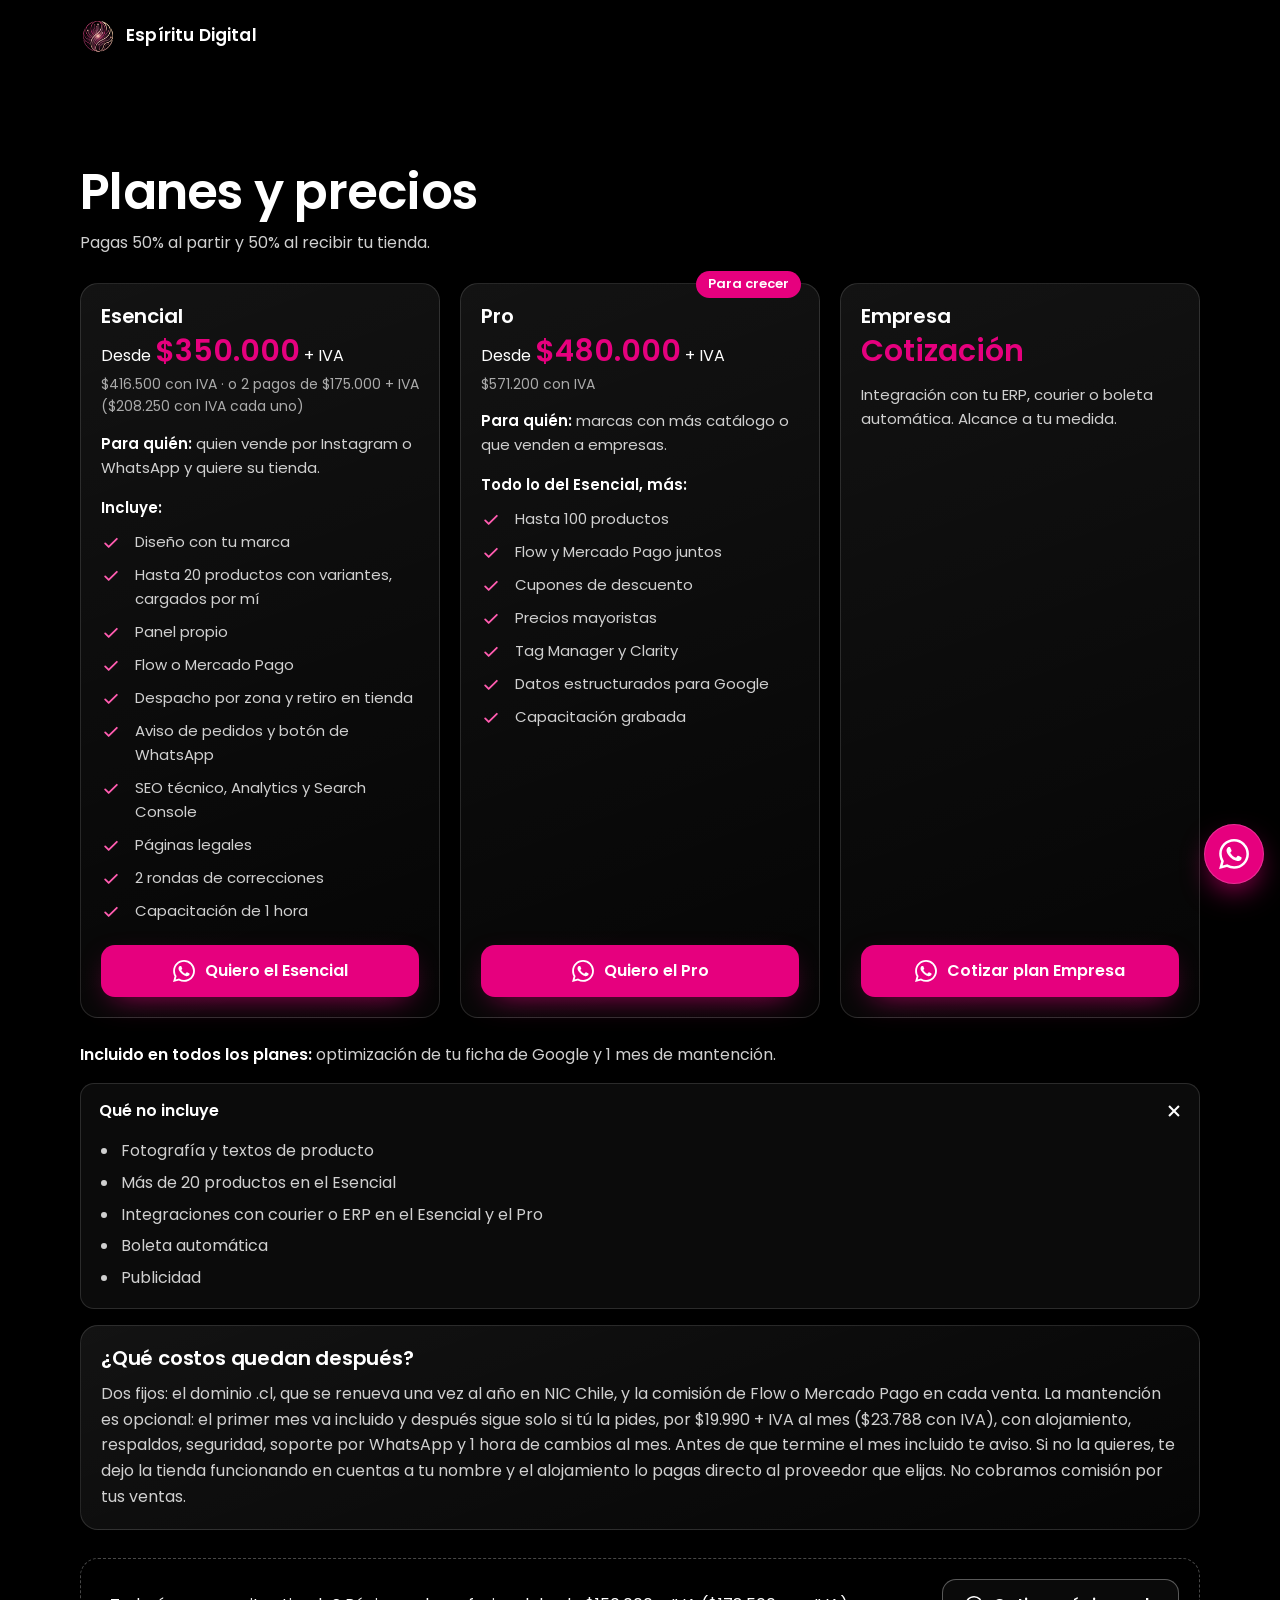
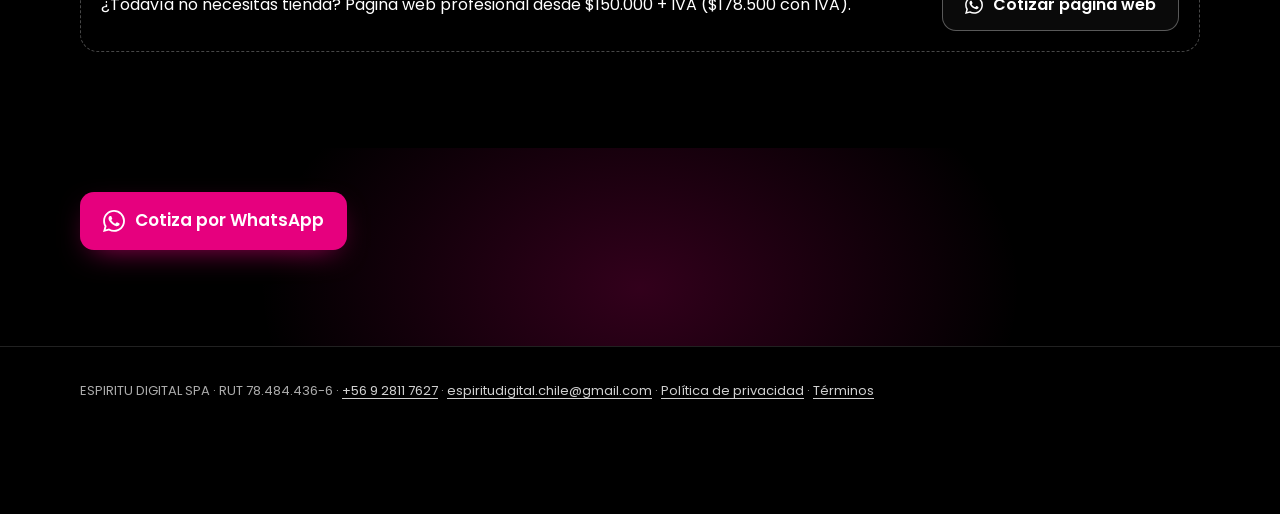
<file: tiendas-online/planes.html>
<!doctype html>
<html lang="es-CL" data-pagina="planes" data-wa="56928117627">
<head>
<meta charset="utf-8">
<meta name="viewport" content="width=device-width, initial-scale=1">
<title>Planes y precios de tiendas online | Espíritu Digital</title>
<script>!function(e){var p;try{p=new URLSearchParams(location.search).get("plan")}catch(t){}/^(esencial|pro|empresa)$/.test(p)&&e.setAttribute("data-plan",p)}(document.documentElement)</script>
<meta name="description" content="Esencial desde $350.000 + IVA y Pro desde $480.000 + IVA. Precios a la vista. Pagas 50% al partir y 50% al recibir tu tienda.">
<meta name="robots" content="index, follow, max-image-preview:large">
<link rel="canonical" href="https://espiritudigital.cl/tiendas-online/planes">
<meta name="theme-color" content="#000000">
<meta property="og:type" content="website">
<meta property="og:locale" content="es_CL">
<meta property="og:site_name" content="Espíritu Digital">
<meta property="og:url" content="https://espiritudigital.cl/tiendas-online/planes">
<meta property="og:title" content="Planes y precios de tiendas online | Espíritu Digital">
<meta property="og:description" content="Esencial desde $350.000 + IVA y Pro desde $480.000 + IVA. Precios a la vista. Pagas 50% al partir y 50% al recibir tu tienda.">
<meta property="og:image" content="https://espiritudigital.cl/assets/tiendas-online/img/og-tiendas-online.jpg">
<meta property="og:image:width" content="1200">
<meta property="og:image:height" content="630">
<meta name="twitter:card" content="summary_large_image">
<link rel="icon" href="/assets/tiendas-online/img/logo-64.webp" type="image/webp">
<link rel="preload" href="/assets/tiendas-online/fuentes/poppins-400.woff2" as="font" type="font/woff2" crossorigin>
<link rel="preload" href="/assets/tiendas-online/fuentes/poppins-600.woff2" as="font" type="font/woff2" crossorigin>
<style>@font-face{font-family:"Poppins";font-style:normal;font-weight:400;font-display:swap;src:url(/assets/tiendas-online/fuentes/poppins-400.woff2) format("woff2")}@font-face{font-family:"Poppins";font-style:normal;font-weight:600;font-display:swap;src:url(/assets/tiendas-online/fuentes/poppins-600.woff2) format("woff2")}@font-face{font-family:"Poppins Respaldo";font-weight:400;src:local("Arial"),local("ArialMT"),local("Liberation Sans"),local("LiberationSans"),local("Helvetica");size-adjust:111.23%;ascent-override:94.4%;descent-override:31.47%;line-gap-override:8.99%}@font-face{font-family:"Poppins Respaldo";font-weight:600;src:local("Arial Bold"),local("Arial-BoldMT"),local("Liberation Sans Bold"),local("LiberationSans-Bold"),local("Helvetica Bold");size-adjust:105.93%;ascent-override:99.12%;descent-override:33.04%;line-gap-override:9.44%}:root{--magenta:#E6007E;--magenta-osc:#C2006A;--rosa:#FF5CB0;--fondo:#000;--superficie:rgba(255,255,255,.045);--borde:rgba(255,255,255,.13);--borde-campo:#767676;--texto:#fff;--texto-2:#d0d0d0;--texto-3:#ababab;--error:#ff95aa;--radio:18px;--ancho:1120px;color-scheme:dark}html:not([data-h="tienda"]) .v-tienda,html:not([data-h="carrito"]) .v-carrito,html:not([data-h="precio"]) .v-precio,html:not([data-h="web"]) .v-web,html:not([data-h="alternativa"]) .v-alternativa,html[data-h="web"] .v-noweb{display:none!important}*,*::before,*::after{box-sizing:border-box}html{-webkit-text-size-adjust:100%;text-size-adjust:100%;scroll-behavior:smooth}body{margin:0;background:var(--fondo);color:var(--texto);font:400 1rem/1.6 "Poppins","Poppins Respaldo",system-ui,-apple-system,"Segoe UI",Roboto,Arial,sans-serif;-webkit-font-smoothing:antialiased;overflow-x:hidden}img,svg,video{display:block;max-width:100%}img,video{height:auto}h1,h2,h3,p,ul,ol,figure,blockquote{margin:0}ul,ol{padding:0;list-style:none}a{color:inherit}strong,b{font-weight:600}:focus-visible{outline:3px solid #fff;outline-offset:3px}.sprite{position:absolute;width:0;height:0;overflow:hidden}.sr{position:absolute!important;width:1px;height:1px;padding:0;margin:-1px;overflow:hidden;clip:rect(0,0,0,0);white-space:nowrap;border:0}.ic{width:20px;height:20px;flex:none}.contenedor{width:min(100% - 32px,var(--ancho));margin-inline:auto}section{padding:48px 0;scroll-margin-top:8px}h1{font-size:1.875rem;line-height:1.18;font-weight:600;letter-spacing:-.015em;text-wrap:balance}h2{font-size:1.625rem;line-height:1.24;font-weight:600;letter-spacing:-.01em;text-wrap:balance}h3{font-size:1.125rem;line-height:1.35;font-weight:600}.bajada-seccion{margin-top:10px;color:var(--texto-2)}.cab{padding:14px 0 6px}.logo{display:inline-flex;align-items:center;gap:10px;min-height:44px;text-decoration:none;font-weight:600;font-size:1.0625rem;letter-spacing:.01em}.logo img{width:36px;height:36px}.btn{display:inline-flex;align-items:center;justify-content:center;gap:10px;min-height:52px;padding:12px 22px;border-radius:14px;border:1px solid transparent;font-family:inherit;font-size:1rem;font-weight:600;line-height:1.25;text-align:center;text-decoration:none;cursor:pointer;transition:background-color .2s,border-color .2s,box-shadow .2s}.btn .ic{width:22px;height:22px}.btn-wa{background:var(--magenta);color:#fff;box-shadow:0 10px 30px -12px rgba(230,0,126,.75)}.btn-wa:hover{background:var(--magenta-osc)}.btn-sec{background:rgba(255,255,255,.04);border-color:rgba(255,255,255,.32);color:#fff}.btn-sec:hover{border-color:#fff;background:rgba(255,255,255,.09)}.btn-sec .ic{width:18px;height:18px}.btn-grande{min-height:58px;font-size:1.0625rem}.cta{display:flex;width:100%}.cta-bloque{margin-top:28px}.enlace{display:inline-block;margin-top:16px;font-weight:600;text-decoration:underline;text-underline-offset:4px;padding:6px 0}.tarjeta{position:relative;padding:20px;border:1px solid var(--borde);border-radius:var(--radio);background:linear-gradient(160deg,rgba(255,255,255,.075),rgba(255,255,255,.02))}.portada{position:relative;padding:20px 0 40px;isolation:isolate;overflow:hidden}.portada::before{content:"";position:absolute;z-index:-1;left:50%;top:-180px;width:820px;height:620px;transform:translateX(-50%);background:radial-gradient(closest-side,rgba(230,0,126,.34),rgba(230,0,126,0));pointer-events:none}.portada .bajada{margin-top:16px;font-size:1.0625rem;color:var(--texto-2)}.precio{margin-top:18px;font-size:.9375rem;color:var(--texto-2)}.precio strong{display:block;font-size:1.25rem;line-height:1.35;color:#fff}.acciones{display:grid;gap:12px;margin-top:24px}.respuesta{margin-top:14px;font-size:.875rem;color:var(--texto-3)}.portada-img{margin-top:32px}.portada-img img{width:100%;border-radius:var(--radio)}.nota-pie{margin-top:18px;font-size:.8125rem;line-height:1.5;color:var(--texto-3)}.franja{padding:4px 0 8px}.franja-fila{display:flex;gap:10px;margin:0 -16px;padding:4px 16px 12px;overflow-x:auto;scroll-snap-type:x proximity;scrollbar-width:none}.franja-fila::-webkit-scrollbar{display:none}.franja-item{flex:0 0 auto;display:flex;align-items:center;gap:10px;max-width:250px;padding:12px 16px;border:1px solid var(--borde);border-radius:999px;background:var(--superficie);font-size:.875rem;line-height:1.35;scroll-snap-align:start}.franja-item .ic{color:var(--rosa)}.franja-resenas a{font-weight:600;text-decoration:none}.logos{display:flex;flex-wrap:wrap;align-items:center;gap:24px 32px;margin-top:20px}.logo-cliente{height:32px;width:auto;filter:grayscale(1) brightness(0) invert(1);opacity:.75}.casos{display:grid;gap:16px;margin-top:28px}.caso{display:flex;flex-direction:column}.caso-img img{width:100%;border-radius:12px;margin-bottom:16px}.caso-img--doble{display:grid;grid-template-columns:3.46fr 1fr;gap:10px;align-items:end;margin-bottom:16px}.caso-img--doble img{margin-bottom:0;border:1px solid var(--borde)}.caso-img--doble .caso-celular{border-radius:14px}.caso-titulo{margin-bottom:8px;font-size:1.125rem;line-height:1.35}.caso p{font-size:.9375rem;color:var(--texto-2)}.caso .btn{margin-top:16px;align-self:flex-start;min-height:48px;padding:10px 18px}.webs-titulo{margin:36px 0 12px;font-size:1.125rem}.webs{display:grid;gap:10px}.web{display:flex;align-items:center;flex-wrap:wrap;gap:4px 8px;min-height:56px;padding:12px 16px;border:1px solid var(--borde);border-radius:14px;background:var(--superficie);text-decoration:none}.web span{font-size:.875rem;color:var(--texto-3)}.web .ic{width:16px;height:16px;margin-left:auto;color:var(--texto-3)}.lista-recibes{display:grid;gap:14px;margin-top:24px}.lista-recibes li,.lista-check li{display:grid;grid-template-columns:22px 1fr;gap:12px;color:var(--texto-2)}.lista-recibes li strong{color:#fff}.lista-recibes .ic,.lista-check .ic{width:20px;height:20px;margin-top:3px;color:var(--rosa)}.lista-check{display:grid;gap:9px}.es-tuya{margin-top:28px;border-color:rgba(230,0,126,.5);background:linear-gradient(160deg,rgba(230,0,126,.16),rgba(230,0,126,.03))}.es-tuya h3{margin-bottom:14px;font-size:1.375rem}.es-tuya li{color:#fff}.cap{display:block}.cap::first-letter{text-transform:uppercase}.planes{display:grid;gap:20px;margin-top:28px}.plan{display:flex;flex-direction:column}.plan-nombre{font-size:1.25rem}.plan-precio{margin-top:4px;font-size:1rem;color:#fff}.plan-precio .monto{font-size:1.875rem;line-height:1.2;font-weight:600;color:var(--magenta)}.plan-chica{margin-top:4px;font-size:.875rem;color:var(--texto-3)}.plan-para{margin-top:14px;font-size:.9375rem;color:var(--texto-2)}.plan-para strong{color:#fff}.plan-sub{margin-top:16px;font-size:.9375rem;font-weight:600}.plan .lista-check{margin:10px 0 22px;font-size:.9375rem}.plan .btn{margin-top:auto}.plan--empresa .plan-para{margin-bottom:22px}.etiqueta{position:absolute;top:-13px;right:18px;padding:3px 12px;border-radius:999px;background:var(--magenta);color:#fff;font-size:.8125rem;font-weight:600}html[data-plan="esencial"] .plan--esencial,html[data-plan="pro"] .plan--pro,html[data-plan="empresa"] .plan--empresa{border-color:var(--magenta);box-shadow:0 0 0 1px var(--magenta),0 20px 50px -20px rgba(230,0,126,.7)}.plan-condiciones{margin:-6px 0 22px;font-size:.875rem;color:var(--texto-3)}.web-tarjeta{margin-bottom:48px;border-color:rgba(230,0,126,.5)}.incluido{margin-top:24px;color:var(--texto-2)}.incluido strong{color:#fff}.desplegable{border:1px solid var(--borde);border-radius:14px;background:var(--superficie)}.desplegable summary{display:block;position:relative;min-height:54px;padding:15px 52px 15px 18px;font-weight:600;line-height:1.45;list-style:none;cursor:pointer}.desplegable summary::-webkit-details-marker{display:none}.desplegable summary::after{content:"";position:absolute;right:18px;top:50%;width:14px;height:14px;margin-top:-7px;background:linear-gradient(#fff,#fff) center/14px 2px no-repeat,linear-gradient(#fff,#fff) center/2px 14px no-repeat;transition:transform .2s}.desplegable[open] summary::after{transform:rotate(45deg)}.desplegable>p,.desplegable>ul{padding:0 18px 18px;color:var(--texto-2)}.no-incluye{margin-top:16px}.lista-no{display:grid;gap:6px;list-style:disc;padding-left:38px!important}.lista-no li{padding-left:2px}.lista-no .ic{display:none}.linea-web{display:grid;gap:14px;margin-top:28px;padding:20px;border:1px dashed rgba(255,255,255,.28);border-radius:var(--radio)}.costos{margin-top:16px}.costos-titulo{margin-bottom:10px;font-size:1.25rem}.costos p{color:var(--texto-2)}.pasos{display:grid;gap:18px;margin-top:28px}.paso{display:grid;grid-template-columns:40px 1fr;gap:14px;align-items:start;align-content:start}.paso-num{display:grid;place-items:center;width:40px;height:40px;border-radius:50%;background:var(--magenta);color:#fff;font-weight:600}.paso p{color:var(--texto-2)}.paso strong{color:#fff}.nota-proceso{margin-top:22px;font-size:.9375rem;color:var(--texto-3)}.quien-grid{display:grid;gap:22px}.quien-foto img{width:100%;max-width:420px;border-radius:var(--radio)}.quien-texto p{margin-top:12px;font-size:1.0625rem;color:var(--texto-2)}.quien-texto .quien-dato{font-size:.9375rem;color:var(--texto-3)}.video-boton{position:relative;display:block;margin-top:20px;padding:0;border:0;border-radius:var(--radio);overflow:hidden;background:#111;color:#fff;cursor:pointer}.video-play{position:absolute;inset:auto auto 14px 14px;display:grid;place-items:center;width:56px;height:56px;border-radius:50%;background:var(--magenta)}.video-play .ic{width:26px;height:26px}.resenas{margin-top:40px}.resenas-lista,.testimonios{display:grid;gap:14px;margin-top:16px}.resena p{color:var(--texto-2)}.resena-autor{margin-top:10px;font-size:.875rem;color:var(--texto-3)}.testimonio-transcripcion{margin-top:12px;color:var(--texto-2)}.faq{display:grid;gap:10px;max-width:820px;margin-top:24px}.cierre{position:relative;isolation:isolate;overflow:hidden}.cierre::before{content:"";position:absolute;z-index:-1;left:50%;top:-120px;width:760px;height:520px;transform:translateX(-50%);background:radial-gradient(closest-side,rgba(230,0,126,.22),rgba(230,0,126,0));pointer-events:none}.form{display:grid;gap:18px;margin-top:36px;padding:22px 18px}.form h3{font-size:1.25rem}.campo{display:grid;gap:6px;min-width:0;margin:0;padding:0;border:0}.campo>label:not(.check),.campo legend{padding:0;font-size:.9375rem;font-weight:600}.campo legend{margin-bottom:6px}.form input[type="text"],.form input[type="tel"]{width:100%;min-height:50px;padding:12px 14px;border:1px solid var(--borde-campo);border-radius:12px;background:rgba(255,255,255,.04);color:#fff;font:inherit;font-size:1rem}.form input[type="text"]:focus-visible,.form input[type="tel"]:focus-visible{outline:3px solid #fff;outline-offset:2px;border-color:#fff}.form [aria-invalid="true"]{border-color:var(--error)!important}.opciones{gap:8px}.opcion{display:flex;align-items:center;gap:12px;min-height:48px;padding:10px 14px;border:1px solid var(--borde-campo);border-radius:12px;cursor:pointer}.opcion:has(input:checked){border-color:var(--magenta);background:rgba(230,0,126,.13)}.opcion:has(input:focus-visible){outline:3px solid #fff;outline-offset:2px}.form input[type="radio"],.form input[type="checkbox"]{-webkit-appearance:none;appearance:none;flex:none;display:grid;place-content:center;width:20px;height:20px;margin:0;border:2px solid #9e9e9e;border-radius:50%;background:transparent;cursor:pointer}.form input[type="checkbox"]{border-radius:6px}.form input[type="radio"]::before{content:"";width:8px;height:8px;border-radius:50%;background:#fff;transform:scale(0);transition:transform .15s}.form input[type="checkbox"]::before{content:"";width:10px;height:5px;margin-top:-3px;border:solid #fff;border-width:0 0 2.5px 2.5px;transform:rotate(-45deg) scale(0);transition:transform .15s}.form input:checked{border-color:var(--magenta);background:var(--magenta)}.form input[type="radio"]:checked::before{transform:scale(1)}.form input[type="checkbox"]:checked::before{transform:rotate(-45deg) scale(1)}.form input[type="checkbox"]:focus-visible{outline:3px solid #fff;outline-offset:2px}.check{display:grid;grid-template-columns:20px 1fr;gap:12px;font-size:.9375rem;color:var(--texto-2);cursor:pointer}.check input{margin-top:3px!important}.check a{color:#fff;text-decoration:underline;text-underline-offset:3px}.error{font-size:.875rem;font-weight:600;color:var(--error)}.error[hidden]{display:none}.hp{position:absolute;left:-10000px;top:auto;width:1px;height:1px;overflow:hidden}.form-nota{font-size:.875rem;color:var(--texto-3)}.form-falla{display:grid;gap:12px;padding:16px;border:1px solid var(--error);border-radius:14px}.form-falla[hidden]{display:none}.form button[disabled]{opacity:.7;cursor:progress}.cierre--corto{padding-top:16px}.gracias{padding-top:40px;min-height:60vh}.gracias-enlace{margin-top:22px;color:var(--texto-2)}.gracias-enlace a{color:#fff;text-underline-offset:3px}.pie{padding:28px 0 108px;border-top:1px solid var(--borde);font-size:.8125rem;line-height:2.1;color:var(--texto-3)}.pie a{display:inline-block;padding:2px 0;color:var(--texto-2);text-underline-offset:3px}.flotante{position:fixed;right:16px;bottom:calc(16px + env(safe-area-inset-bottom,0px));z-index:50;display:grid;place-items:center;width:60px;height:60px;border-radius:50%;background:var(--magenta);color:#fff;box-shadow:0 12px 30px -8px rgba(230,0,126,.8),inset 0 0 0 1px rgba(255,255,255,.18)}.flotante:hover{background:var(--magenta-osc)}.flotante .ic{width:30px;height:30px}@media (min-width:600px){.acciones{grid-template-columns:auto auto;justify-content:start}.acciones .cta,.cta-bloque .cta,.linea-web .cta{width:auto;display:inline-flex}.webs{grid-template-columns:repeat(3,1fr)}.linea-web{grid-template-columns:1fr auto;align-items:center}}@media (min-width:900px){section{padding:96px 0}h1{font-size:3.125rem;line-height:1.12}h2{font-size:2.375rem}.portada{padding:56px 0 88px}.portada .contenedor{display:grid;grid-template-columns:1.05fr .95fr;gap:56px;align-items:center}.portada .nota-pie{grid-column:1/-1}.portada .bajada{font-size:1.1875rem}.portada-img{margin-top:0}.franja-fila{display:grid;grid-template-columns:repeat(auto-fit,minmax(200px,1fr));margin:0;padding:0;overflow:visible}.franja-item{max-width:none;border-radius:16px}.casos{grid-template-columns:repeat(2,1fr);gap:20px}.caso--destacado{grid-column:1/-1;display:grid;grid-template-columns:1.15fr 1fr;gap:32px;align-items:center}.caso--destacado .caso-img img{margin-bottom:0}.casos--grandes{grid-template-columns:1fr}.casos--grandes .caso{display:grid;grid-template-columns:1.3fr 1fr;gap:32px;align-items:center}.casos--grandes .caso-titulo{font-size:1.5rem}.casos--grandes .caso-img,.casos--grandes .caso-img img{margin-bottom:0}.lista-recibes{grid-template-columns:repeat(2,1fr);gap:22px 48px}.planes{grid-template-columns:repeat(3,1fr);align-items:stretch}.web-tarjeta{max-width:760px}.pasos{grid-template-columns:repeat(5,1fr);gap:24px}.paso{grid-template-columns:1fr}.quien-grid{grid-template-columns:minmax(260px,380px) 1fr;gap:56px;align-items:center}.quien-grid--sin-foto{grid-template-columns:minmax(0,820px)}.resenas-lista,.testimonios{grid-template-columns:repeat(3,1fr)}.cierre-grid{display:grid;grid-template-columns:1fr 1fr;gap:64px;align-items:start}.cierre-texto{position:sticky;top:32px}.form{margin-top:0;padding:28px}.gracias{padding-top:72px}}</style>
<script type="application/ld+json">{"@context":"https://schema.org","@graph":[{"@type":"Organization","@id":"https://espiritudigital.cl/#organization","name":"Espíritu Digital","legalName":"ESPIRITU DIGITAL SPA","taxID":"78.484.436-6","url":"https://espiritudigital.cl/","logo":"https://espiritudigital.cl/logotipo.webp","email":"espiritudigital.chile@gmail.com","telephone":"+56928117627","address":{"@type":"PostalAddress","addressLocality":"San José de Maipo","addressRegion":"Región Metropolitana","addressCountry":"CL"},"areaServed":{"@type":"Country","name":"Chile"}},{"@type":"Service","@id":"https://espiritudigital.cl/tiendas-online#servicio","name":"Tienda online a medida","serviceType":"Desarrollo de tiendas online","url":"https://espiritudigital.cl/tiendas-online","provider":{"@id":"https://espiritudigital.cl/#organization"},"areaServed":{"@type":"Country","name":"Chile"},"offers":[{"@type":"Offer","name":"Plan Esencial","url":"https://espiritudigital.cl/tiendas-online/planes","price":350000,"priceCurrency":"CLP","priceSpecification":{"@type":"PriceSpecification","price":350000,"minPrice":350000,"priceCurrency":"CLP","valueAddedTaxIncluded":false}},{"@type":"Offer","name":"Plan Pro","url":"https://espiritudigital.cl/tiendas-online/planes?plan=pro","price":480000,"priceCurrency":"CLP","priceSpecification":{"@type":"PriceSpecification","price":480000,"minPrice":480000,"priceCurrency":"CLP","valueAddedTaxIncluded":false}}]}]}</script>
<script src="/assets/tiendas-online/js/landing.js?v=355b971086" defer></script>
</head>
<body>
<svg class="sprite" aria-hidden="true" focusable="false" xmlns="http://www.w3.org/2000/svg"><symbol id="i-wa" viewBox="0 0 24 24"><path fill="currentColor" d="M17.47 14.38c-.3-.15-1.76-.87-2.03-.97-.27-.1-.47-.15-.67.15-.2.3-.77.97-.94 1.16-.17.2-.35.22-.64.08-.3-.15-1.26-.47-2.39-1.48-.88-.79-1.48-1.76-1.65-2.06-.17-.3-.02-.46.13-.6.13-.14.3-.35.45-.52.15-.18.2-.3.3-.5.1-.2.05-.37-.03-.52-.07-.15-.67-1.61-.92-2.2-.24-.59-.49-.5-.67-.51h-.57c-.2 0-.52.07-.79.37-.27.3-1.04 1.02-1.04 2.48 0 1.46 1.07 2.88 1.21 3.07.15.2 2.1 3.2 5.08 4.49.71.31 1.26.49 1.7.63.71.22 1.36.19 1.87.12.57-.09 1.76-.72 2-1.41.25-.7.25-1.29.18-1.42-.08-.12-.27-.2-.57-.34M12.05 21.79h-.01a9.87 9.87 0 0 1-5.03-1.38l-.36-.21-3.74.98 1-3.65-.24-.37a9.86 9.86 0 0 1-1.51-5.26c0-5.45 4.44-9.88 9.89-9.88a9.83 9.83 0 0 1 9.88 9.89c0 5.45-4.43 9.88-9.88 9.88m8.41-18.3A11.82 11.82 0 0 0 12.05 0C5.5 0 .16 5.34.16 11.89c0 2.1.55 4.14 1.59 5.95L.06 24l6.3-1.65a11.88 11.88 0 0 0 5.68 1.45h.01c6.55 0 11.89-5.34 11.89-11.89a11.82 11.82 0 0 0-3.48-8.41Z"/></symbol><symbol id="i-pago" viewBox="0 0 24 24"><g fill="none" stroke="currentColor" stroke-width="1.8" stroke-linecap="round" stroke-linejoin="round"><rect x="3" y="5" width="18" height="14" rx="2.5"/><path d="M3 10h18M7 15h3M14 15h3"/></g></symbol><symbol id="i-llave" viewBox="0 0 24 24"><g fill="none" stroke="currentColor" stroke-width="1.8" stroke-linecap="round" stroke-linejoin="round"><circle cx="8" cy="15" r="4"/><path d="m10.9 12.1 9.1-9.1M16 7l3 3M13.5 9.5l2 2"/></g></symbol><symbol id="i-charla" viewBox="0 0 24 24"><path fill="none" stroke="currentColor" stroke-width="1.8" stroke-linejoin="round" d="M20.5 12a8.5 8.5 0 0 1-12.4 7.55L3.5 20.5l1-4.4A8.5 8.5 0 1 1 20.5 12Z"/></symbol><symbol id="i-empresa" viewBox="0 0 24 24"><g fill="none" stroke="currentColor" stroke-width="1.8" stroke-linecap="round" stroke-linejoin="round"><path d="M4 21V8l8-5 8 5v13M3 21h18M9 21v-6h6v6M9 10h.01M15 10h.01"/></g></symbol><symbol id="i-rondas" viewBox="0 0 24 24"><g fill="none" stroke="currentColor" stroke-width="1.8" stroke-linecap="round" stroke-linejoin="round"><path d="M20 11a8 8 0 0 0-14.6-4.5M4 4v4h4M4 13a8 8 0 0 0 14.6 4.5M20 20v-4h-4"/></g></symbol><symbol id="i-check" viewBox="0 0 24 24"><path fill="none" stroke="currentColor" stroke-width="2.2" stroke-linecap="round" stroke-linejoin="round" d="m5 12.5 4.2 4.2L19 7"/></symbol><symbol id="i-externo" viewBox="0 0 24 24"><path fill="none" stroke="currentColor" stroke-width="2" stroke-linecap="round" stroke-linejoin="round" d="M7 17 17 7M9 7h8v8"/></symbol><symbol id="i-play" viewBox="0 0 24 24"><path fill="currentColor" d="M8 5.5v13a1 1 0 0 0 1.5.86l10.6-6.5a1 1 0 0 0 0-1.72L9.5 4.64A1 1 0 0 0 8 5.5Z"/></symbol></svg>
<header class="cab"><div class="contenedor"><a class="logo" href="/tiendas-online"><img src="/assets/tiendas-online/img/logo-64.webp" srcset="/assets/tiendas-online/img/logo-64.webp 64w, /assets/tiendas-online/img/logo-96.webp 96w" sizes="36px" width="36" height="36" alt=""><span>Espíritu Digital</span></a></div></header>
<main id="contenido">
<section class="planes-seccion pagina-planes" aria-labelledby="titulo-planes"><div class="contenedor">
<h1 id="titulo-planes">Planes y precios</h1>
<p class="bajada-seccion">Pagas 50% al partir y 50% al recibir tu tienda.</p>
<div class="planes">
<article class="tarjeta plan plan--esencial" aria-labelledby="titulo-plan-esencial">
<h2 class="plan-nombre" id="titulo-plan-esencial">Esencial</h2>
<p class="plan-precio">Desde <span class="monto">$350.000</span> + IVA</p>
<p class="plan-chica">$416.500 con IVA · o 2 pagos de $175.000 + IVA ($208.250 con IVA cada uno)</p>
<p class="plan-para"><strong>Para quién:</strong> quien vende por Instagram o WhatsApp y quiere su tienda.</p>
<p class="plan-sub">Incluye:</p>
<ul class="lista-check"><li><svg class="ic" aria-hidden="true" focusable="false"><use href="#i-check"/></svg><span class="cap">Diseño con tu marca</span></li><li><svg class="ic" aria-hidden="true" focusable="false"><use href="#i-check"/></svg><span class="cap">Hasta 20 productos con variantes, cargados por mí</span></li><li><svg class="ic" aria-hidden="true" focusable="false"><use href="#i-check"/></svg><span class="cap">Panel propio</span></li><li><svg class="ic" aria-hidden="true" focusable="false"><use href="#i-check"/></svg><span class="cap">Flow o Mercado Pago</span></li><li><svg class="ic" aria-hidden="true" focusable="false"><use href="#i-check"/></svg><span class="cap">Despacho por zona y retiro en tienda</span></li><li><svg class="ic" aria-hidden="true" focusable="false"><use href="#i-check"/></svg><span class="cap">Aviso de pedidos y botón de WhatsApp</span></li><li><svg class="ic" aria-hidden="true" focusable="false"><use href="#i-check"/></svg><span class="cap">SEO técnico, Analytics y Search Console</span></li><li><svg class="ic" aria-hidden="true" focusable="false"><use href="#i-check"/></svg><span class="cap">Páginas legales</span></li><li><svg class="ic" aria-hidden="true" focusable="false"><use href="#i-check"/></svg><span class="cap">2 rondas de correcciones</span></li><li><svg class="ic" aria-hidden="true" focusable="false"><use href="#i-check"/></svg><span class="cap">Capacitación de 1 hora</span></li></ul>
<a class="btn btn-wa cta" href="https://wa.me/56928117627?text=Hola%20Cristian%2C%20quiero%20el%20plan%20Esencial." target="_blank" rel="noopener" data-wa="plan" data-msg="Hola Cristian, quiero el plan Esencial." data-plan="esencial"><svg class="ic" aria-hidden="true" focusable="false"><use href="#i-wa"/></svg>Quiero el Esencial</a>
</article>
<article class="tarjeta plan plan--pro" aria-labelledby="titulo-plan-pro">
<p class="etiqueta">Para crecer</p>
<h2 class="plan-nombre" id="titulo-plan-pro">Pro</h2>
<p class="plan-precio">Desde <span class="monto">$480.000</span> + IVA</p>
<p class="plan-chica">$571.200 con IVA</p>
<p class="plan-para"><strong>Para quién:</strong> marcas con más catálogo o que venden a empresas.</p>
<p class="plan-sub">Todo lo del Esencial, más:</p>
<ul class="lista-check"><li><svg class="ic" aria-hidden="true" focusable="false"><use href="#i-check"/></svg><span class="cap">Hasta 100 productos</span></li><li><svg class="ic" aria-hidden="true" focusable="false"><use href="#i-check"/></svg><span class="cap">Flow y Mercado Pago juntos</span></li><li><svg class="ic" aria-hidden="true" focusable="false"><use href="#i-check"/></svg><span class="cap">Cupones de descuento</span></li><li><svg class="ic" aria-hidden="true" focusable="false"><use href="#i-check"/></svg><span class="cap">Precios mayoristas</span></li><li><svg class="ic" aria-hidden="true" focusable="false"><use href="#i-check"/></svg><span class="cap">Tag Manager y Clarity</span></li><li><svg class="ic" aria-hidden="true" focusable="false"><use href="#i-check"/></svg><span class="cap">Datos estructurados para Google</span></li><li><svg class="ic" aria-hidden="true" focusable="false"><use href="#i-check"/></svg><span class="cap">Capacitación grabada</span></li></ul>
<a class="btn btn-wa cta" href="https://wa.me/56928117627?text=Hola%20Cristian%2C%20quiero%20el%20plan%20Pro." target="_blank" rel="noopener" data-wa="plan" data-msg="Hola Cristian, quiero el plan Pro." data-plan="pro"><svg class="ic" aria-hidden="true" focusable="false"><use href="#i-wa"/></svg>Quiero el Pro</a>
</article>
<article class="tarjeta plan plan--empresa" aria-labelledby="titulo-plan-empresa">
<h2 class="plan-nombre" id="titulo-plan-empresa">Empresa</h2>
<p class="plan-precio"><span class="monto">Cotización</span></p>
<p class="plan-para">Integración con tu ERP, courier o boleta automática. Alcance a tu medida.</p>
<a class="btn btn-wa cta" href="https://wa.me/56928117627?text=Hola%20Cristian%2C%20quiero%20el%20plan%20Empresa." target="_blank" rel="noopener" data-wa="plan" data-msg="Hola Cristian, quiero el plan Empresa." data-plan="empresa"><svg class="ic" aria-hidden="true" focusable="false"><use href="#i-wa"/></svg>Cotizar plan Empresa</a>
</article>
</div>
<p class="incluido"><strong>Incluido en todos los planes:</strong> optimización de tu ficha de Google y 1 mes de mantención.</p>
<details class="desplegable no-incluye" open><summary>Qué no incluye</summary><ul class="lista-no"><li><svg class="ic" aria-hidden="true" focusable="false"><use href="#i-check"/></svg><span class="cap">fotografía y textos de producto</span></li><li><svg class="ic" aria-hidden="true" focusable="false"><use href="#i-check"/></svg><span class="cap">más de 20 productos en el Esencial</span></li><li><svg class="ic" aria-hidden="true" focusable="false"><use href="#i-check"/></svg><span class="cap">integraciones con courier o ERP en el Esencial y el Pro</span></li><li><svg class="ic" aria-hidden="true" focusable="false"><use href="#i-check"/></svg><span class="cap">boleta automática</span></li><li><svg class="ic" aria-hidden="true" focusable="false"><use href="#i-check"/></svg><span class="cap">publicidad</span></li></ul></details>
<div class="tarjeta costos"><h2 class="costos-titulo">¿Qué costos quedan después?</h2><p>Dos fijos: el dominio .cl, que se renueva una vez al año en NIC Chile, y la comisión de Flow o Mercado Pago en cada venta. La mantención es opcional: el primer mes va incluido y después sigue solo si tú la pides, por $19.990 + IVA al mes ($23.788 con IVA), con alojamiento, respaldos, seguridad, soporte por WhatsApp y 1 hora de cambios al mes. Antes de que termine el mes incluido te aviso. Si no la quieres, te dejo la tienda funcionando en cuentas a tu nombre y el alojamiento lo pagas directo al proveedor que elijas. No cobramos comisión por tus ventas.</p></div>
<div class="linea-web v-noweb">
<p>¿Todavía no necesitas tienda? Página web profesional desde $150.000 + IVA ($178.500 con IVA).</p>
<a class="btn btn-sec cta" href="https://wa.me/56928117627?text=Hola%20Cristian%2C%20quiero%20cotizar%20una%20p%C3%A1gina%20web." target="_blank" rel="noopener" data-wa="pagina_web" data-msg="Hola Cristian, quiero cotizar una página web." data-plan="web"><svg class="ic" aria-hidden="true" focusable="false"><use href="#i-wa"/></svg>Cotizar página web</a>
</div>
</div></section>
<section class="cierre cierre--corto" aria-label="Cotiza por WhatsApp"><div class="contenedor">
<div class="cta-bloque"><a class="btn btn-wa btn-grande cta" href="https://wa.me/56928117627?text=Hola%20Cristian%2C%20quiero%20cotizar%20mi%20tienda%20online." target="_blank" rel="noopener" data-wa="planes_cierre" data-msg="Hola Cristian, quiero cotizar mi tienda online."><svg class="ic" aria-hidden="true" focusable="false"><use href="#i-wa"/></svg>Cotiza por WhatsApp</a></div>
</div></section>
</main>
<footer class="pie"><div class="contenedor"><p>ESPIRITU DIGITAL SPA · RUT 78.484.436-6 · <a href="tel:+56928117627">+56 9 2811 7627</a> · <a href="mailto:espiritudigital.chile@gmail.com">espiritudigital.chile@gmail.com</a> · <a href="/politica-privacidad">Política de privacidad</a> · <a href="/terminos">Términos</a></p></div></footer>
<a class="flotante" href="https://wa.me/56928117627?text=Hola%20Cristian%2C%20tengo%20una%20consulta%20sobre%20tiendas%20online." target="_blank" rel="noopener" data-wa="flotante" data-msg="Hola Cristian, tengo una consulta sobre tiendas online." aria-label="Escríbeme por WhatsApp"><svg class="ic" aria-hidden="true" focusable="false"><use href="#i-wa"/></svg></a>
</body>
</html>
</file>
